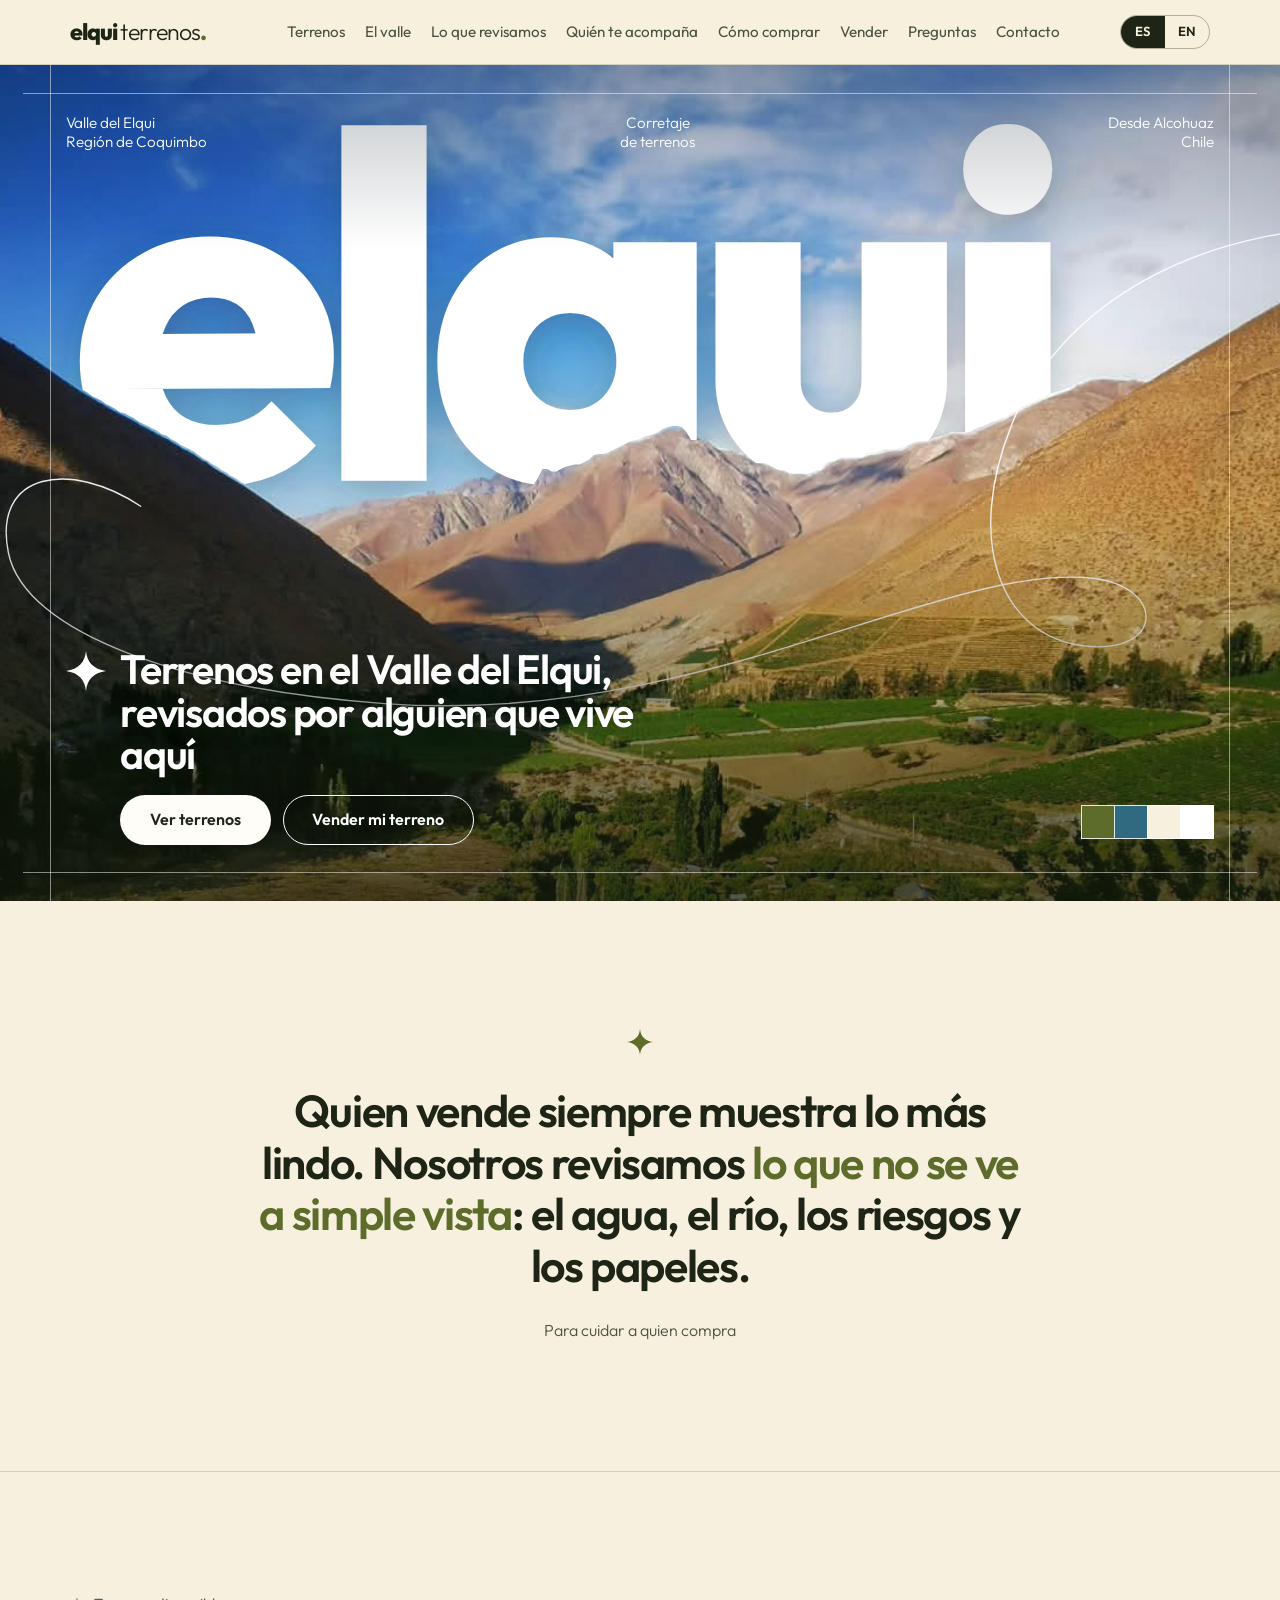
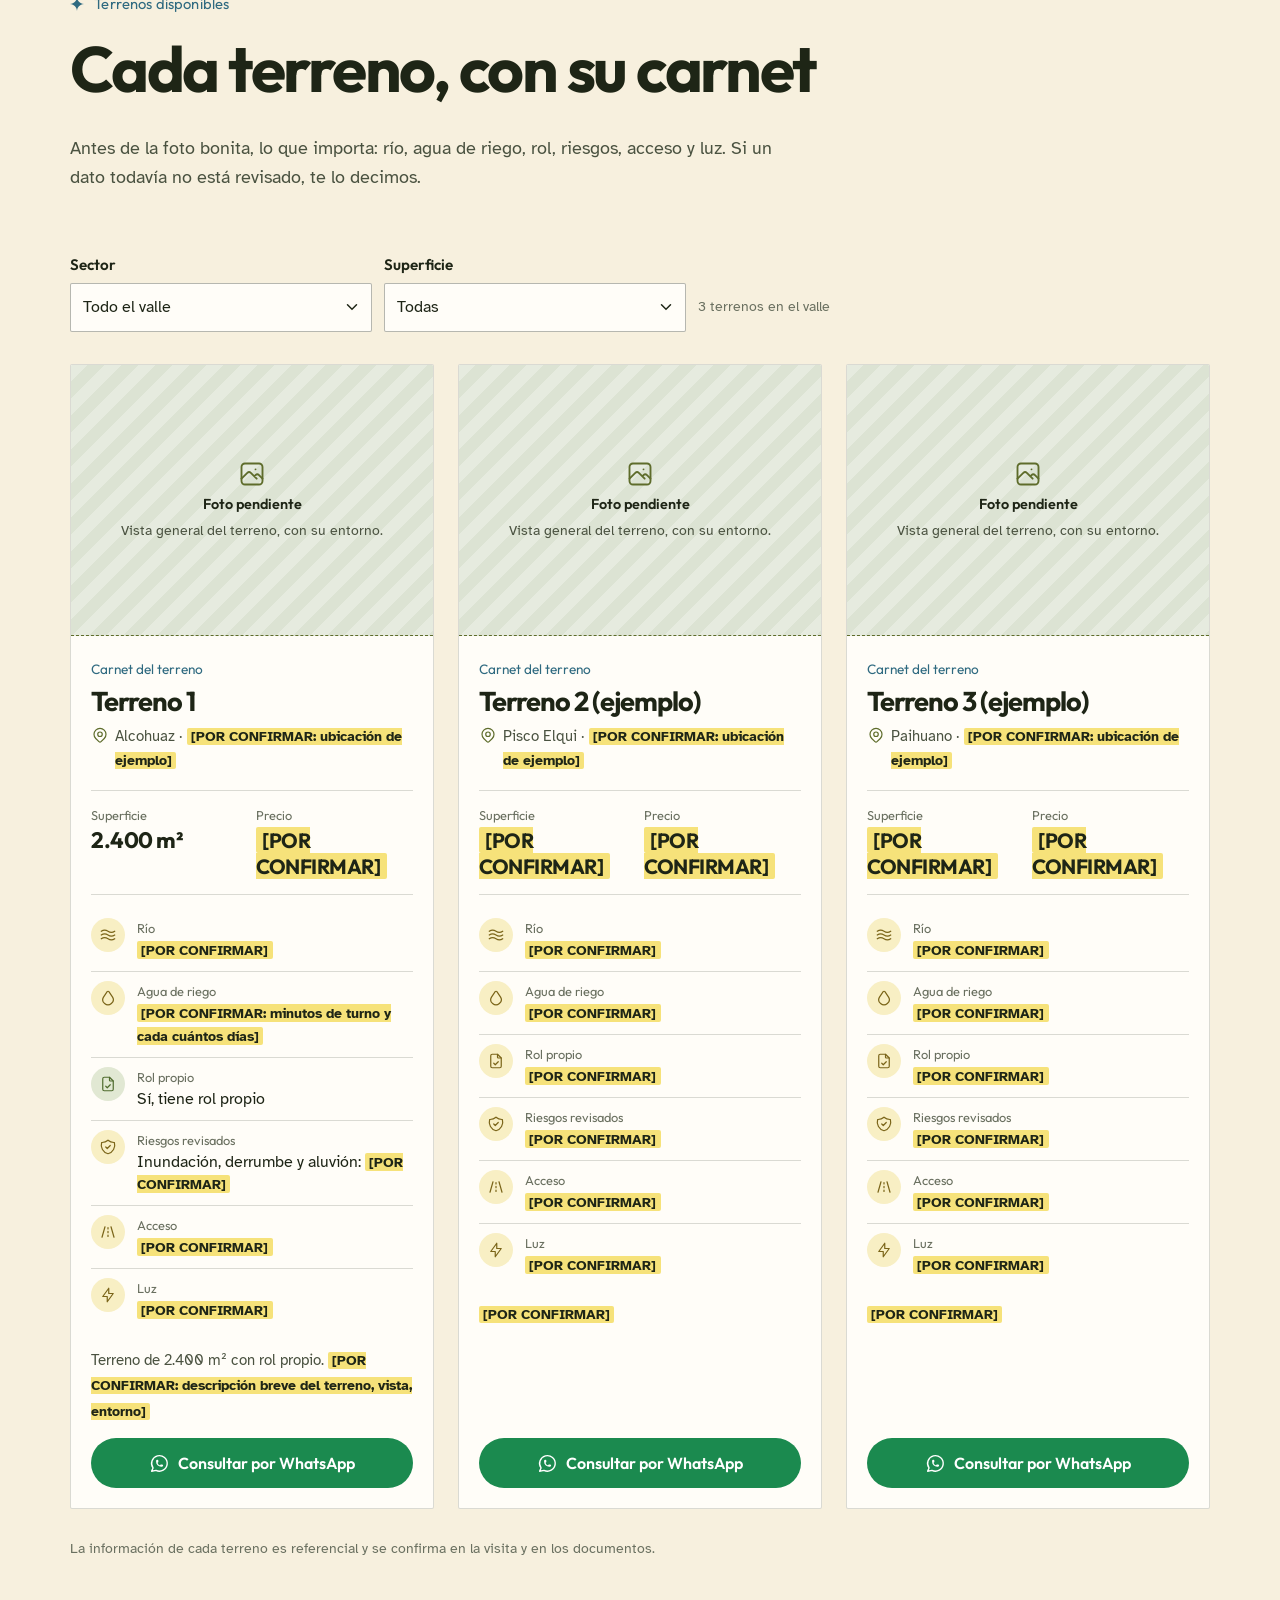
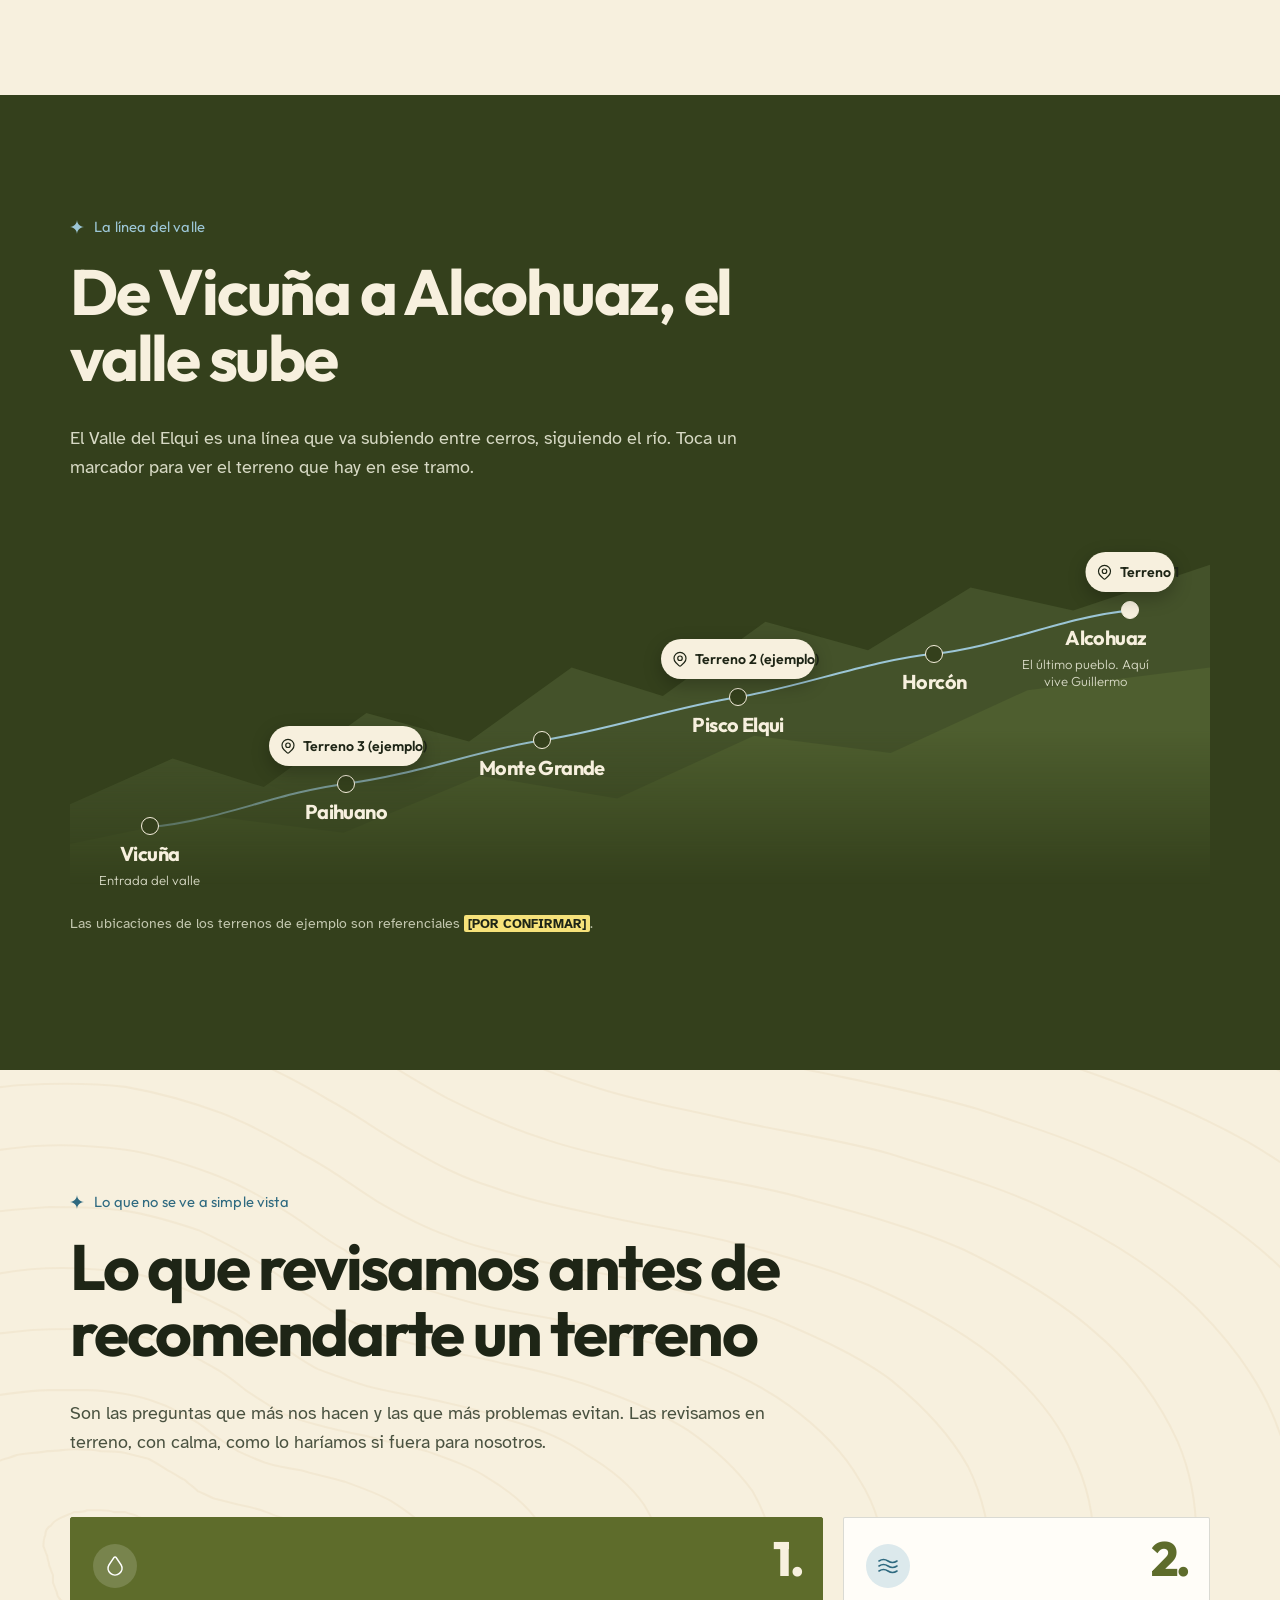
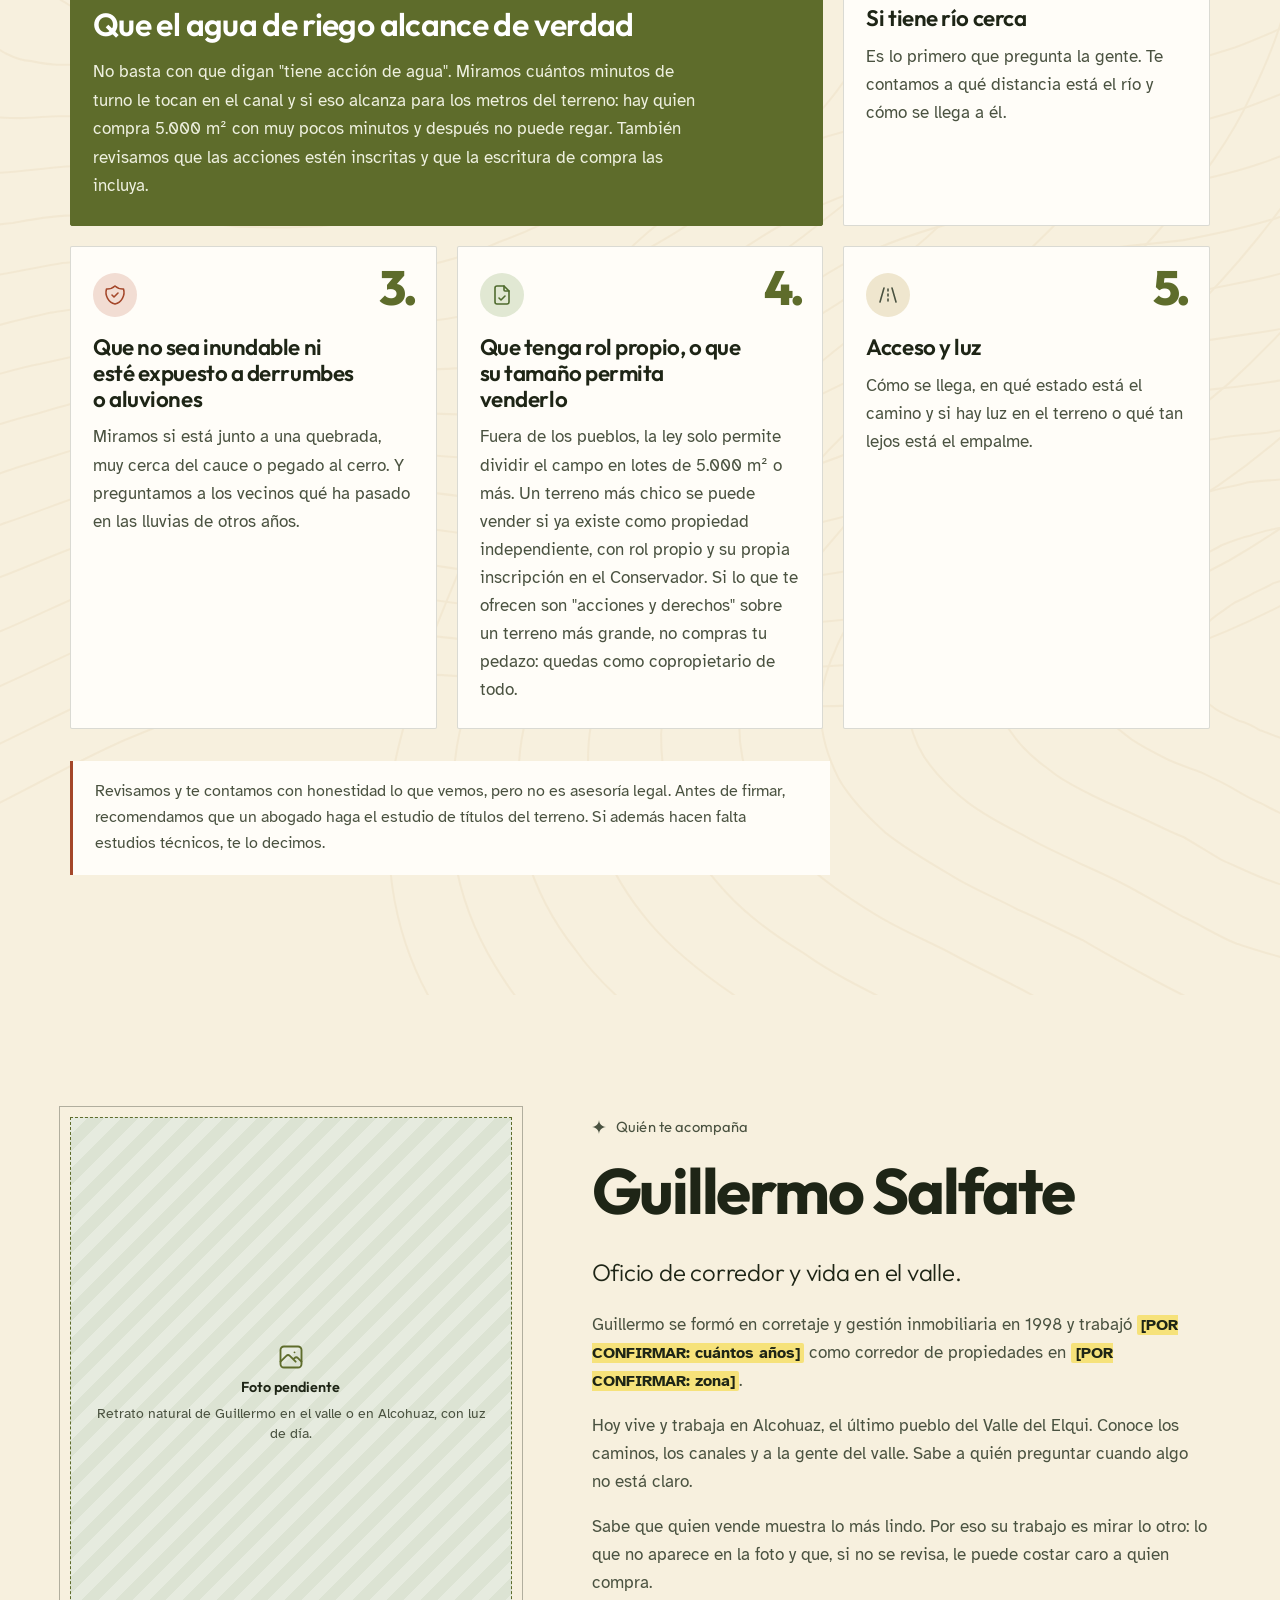
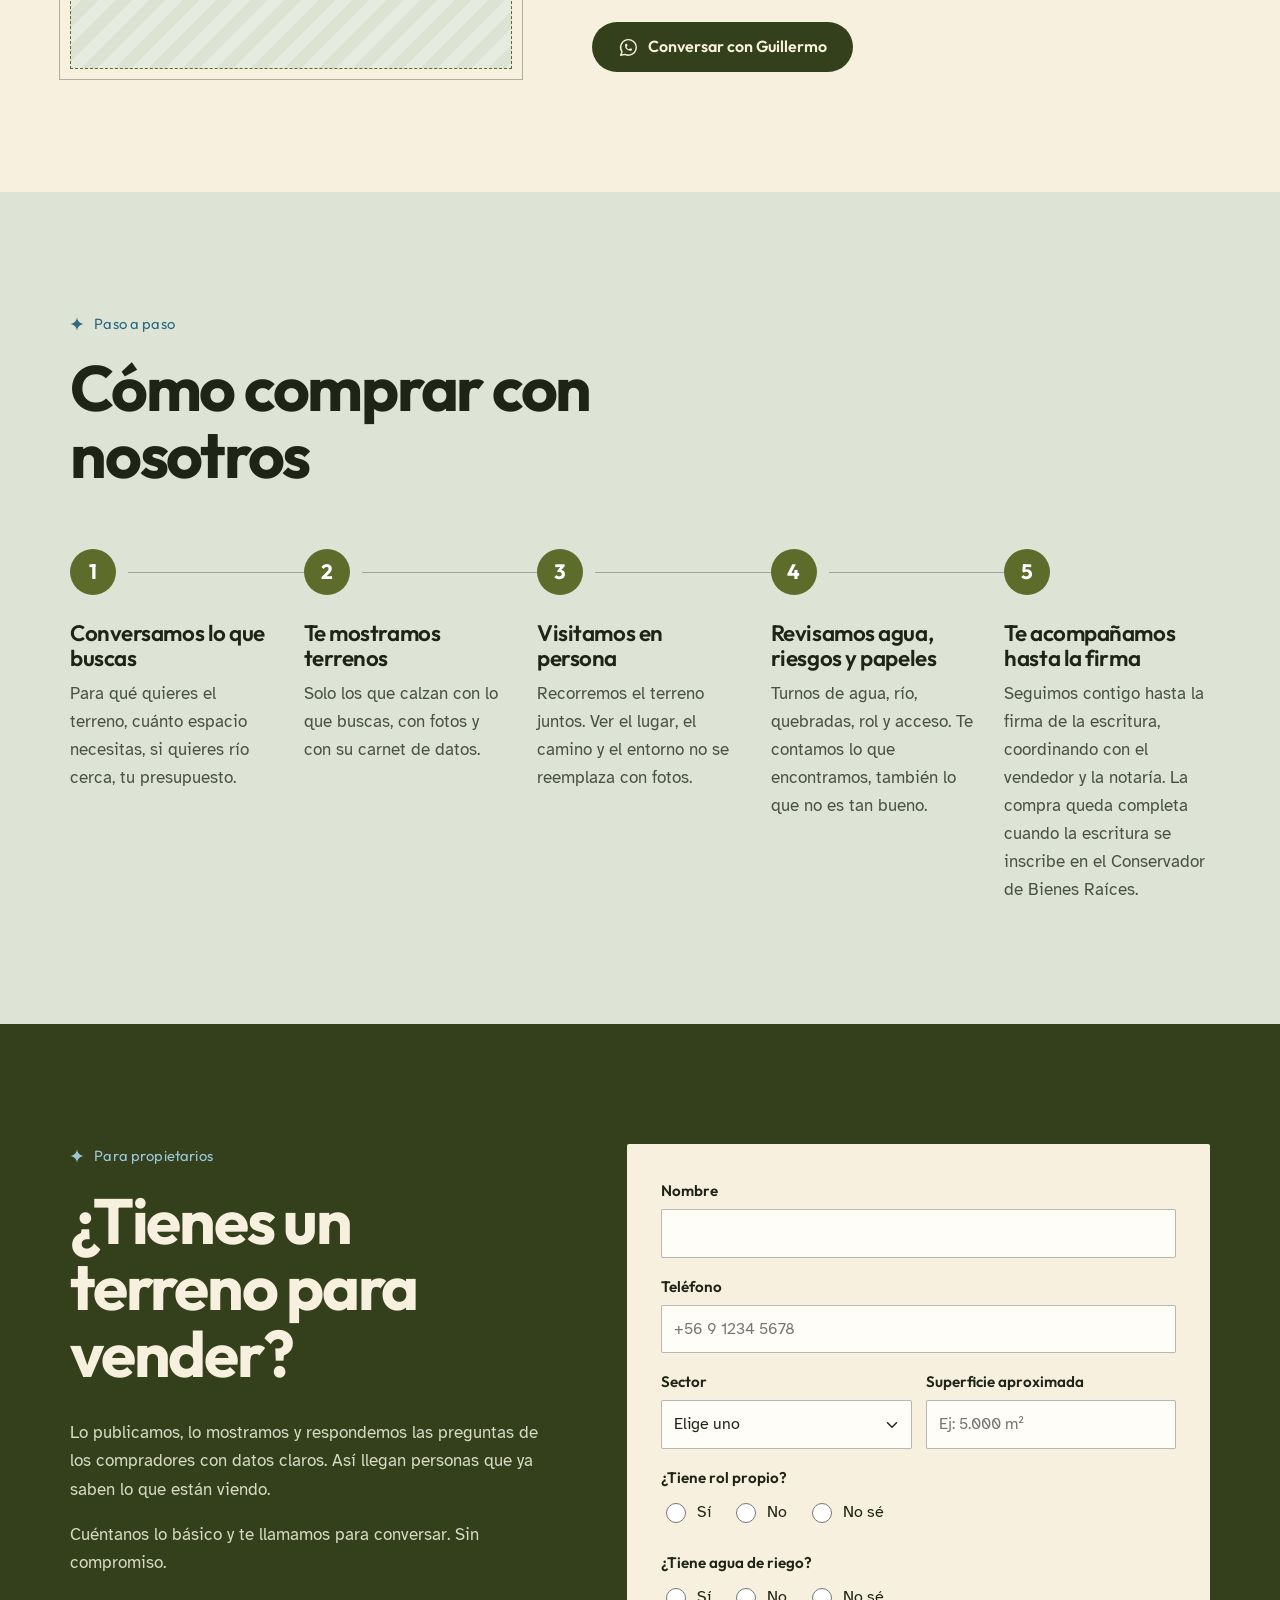
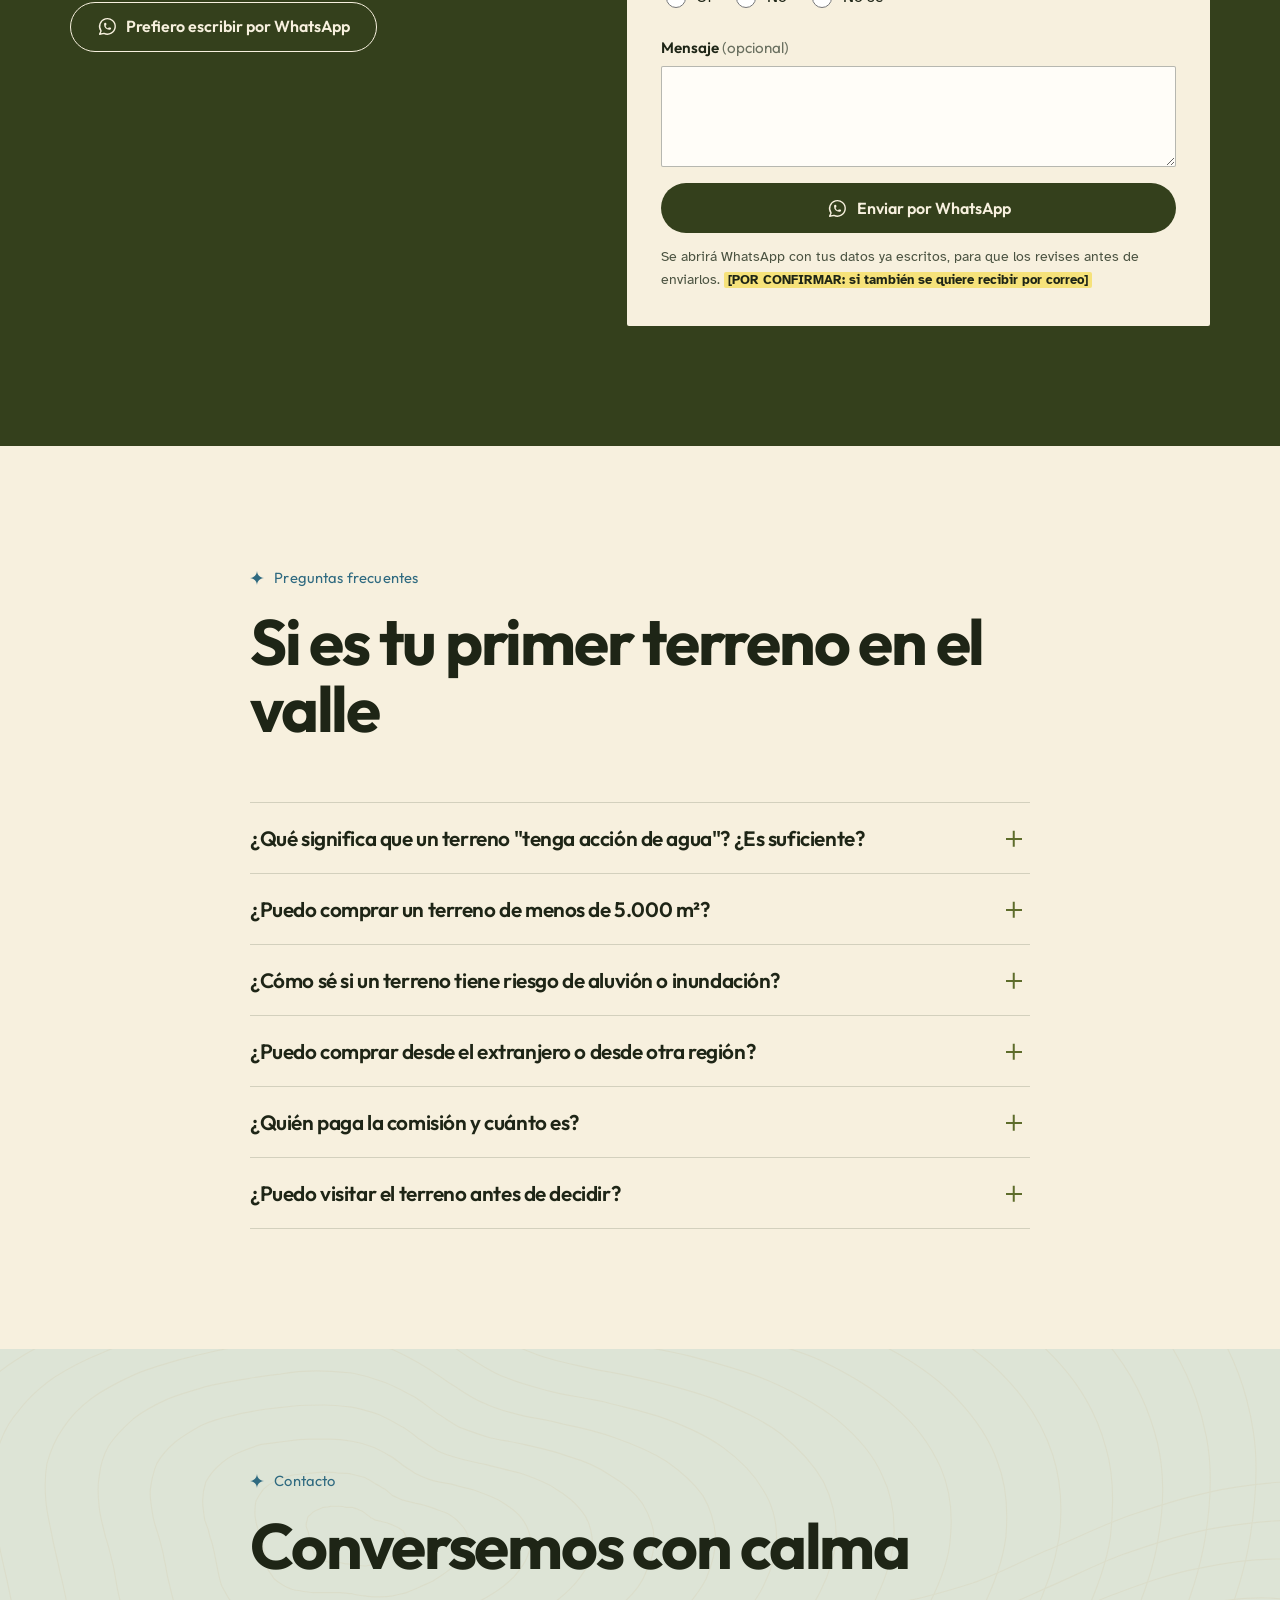
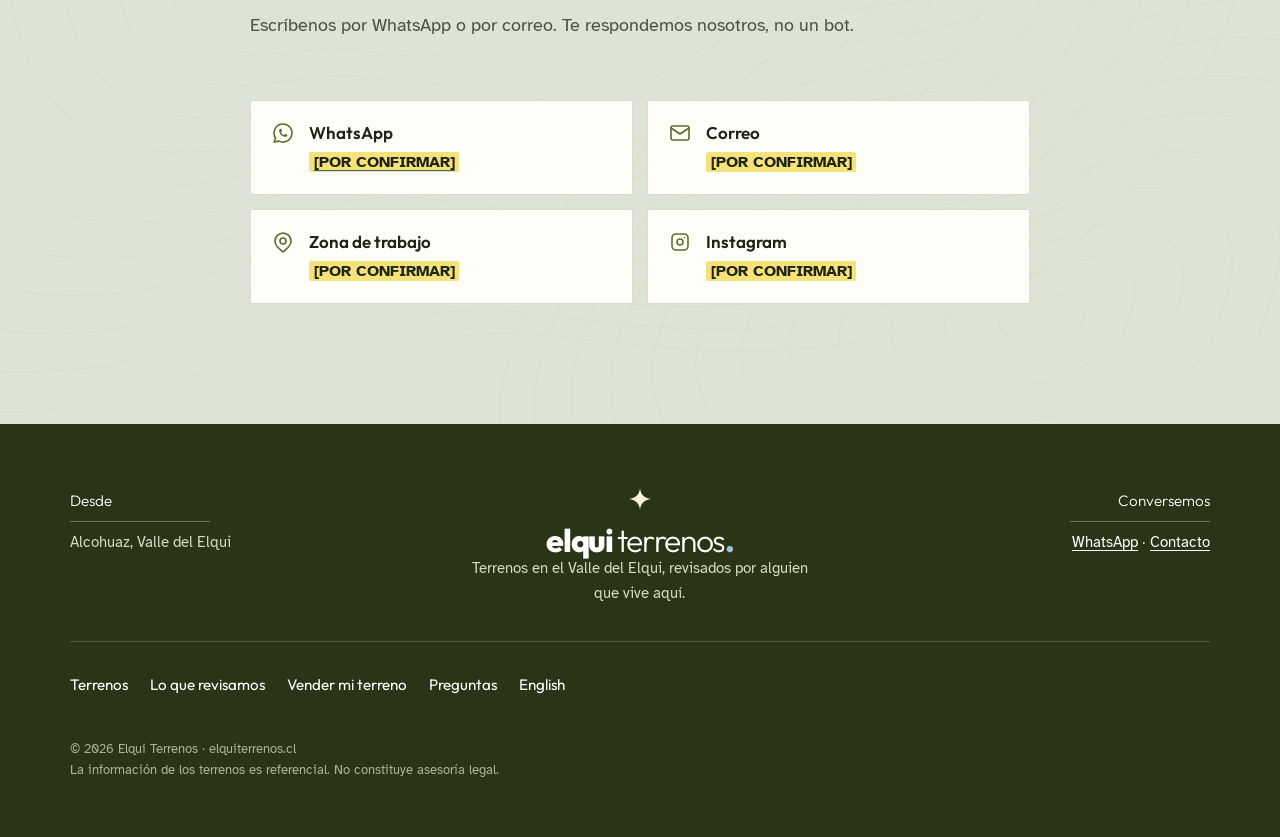
<file: index.html>
<!doctype html>
<html lang="es-CL">
<head>
  <meta charset="utf-8">
  <meta name="viewport" content="width=device-width, initial-scale=1">
  <title>Elqui Terrenos · Terrenos revisados en el Valle del Elqui</title>
  <meta name="description" content="Terrenos en el Valle del Elqui revisados por alguien que vive en el valle. Antes de recomendarte uno, revisamos el agua de riego, el río, los riesgos, el rol y el acceso.">
  <link rel="canonical" href="https://elquiterrenos.cl/">
  <link rel="alternate" hreflang="es" href="https://elquiterrenos.cl/">
  <link rel="alternate" hreflang="en" href="https://elquiterrenos.cl/en/">
  <link rel="alternate" hreflang="x-default" href="https://elquiterrenos.cl/">
  <!-- BORRADOR: quitar esta línea al publicar en elquiterrenos.cl, para que Google pueda mostrar la página -->
  <meta name="robots" content="noindex, nofollow">
  <meta name="theme-color" content="#6E8C82">
  <script>document.documentElement.classList.add("js")</script>

  <!-- Open Graph: así se ve el enlace al compartirlo por WhatsApp, Facebook, etc. -->
  <meta property="og:type" content="website">
  <meta property="og:site_name" content="Elqui Terrenos">
  <meta property="og:locale" content="es_CL">
  <meta property="og:locale:alternate" content="en_US">
  <meta property="og:url" content="https://elquiterrenos.cl/">
  <meta property="og:title" content="Elqui Terrenos · Terrenos revisados en el Valle del Elqui">
  <meta property="og:description" content="Quien vende siempre muestra lo más lindo. Nosotros revisamos lo que no se ve a simple vista: agua, río, riesgos y papeles.">
  <!-- [POR CONFIRMAR] Imagen para compartir (1200 x 630 px). Se genera con la foto de portada cuando llegue. -->
  <meta property="og:image" content="https://elquiterrenos.cl/img/og-elqui-terrenos.jpg">
  <meta property="og:image:width" content="1200">
  <meta property="og:image:height" content="630">
  <meta property="og:image:alt" content="Valle del Elqui con el texto Elqui Terrenos">
  <meta name="twitter:card" content="summary_large_image">

  <link rel="icon" href="img/favicon.svg" type="image/svg+xml">

  <link rel="preconnect" href="https://fonts.googleapis.com">
  <link rel="preconnect" href="https://fonts.gstatic.com" crossorigin>
  <link href="https://fonts.googleapis.com/css2?family=Atkinson+Hyperlegible:ital,wght@0,400;0,700;1,400&family=Outfit:wght@300;400;600;700;800&display=swap" rel="stylesheet">
  <link rel="stylesheet" href="css/styles.css">

  <!-- Datos estructurados para Google. Completar teléfono, correo e Instagram cuando estén confirmados. -->
  <script type="application/ld+json">
  {
    "@context": "https://schema.org",
    "@type": "RealEstateAgent",
    "name": "Elqui Terrenos",
    "url": "https://elquiterrenos.cl/",
    "description": "Corretaje de terrenos en el Valle del Elqui, Chile. Revisamos agua de riego, río, riesgos, rol propio, acceso y luz antes de recomendar un terreno.",
    "image": "https://elquiterrenos.cl/img/og-elqui-terrenos.jpg",
    "areaServed": [
      { "@type": "Place", "name": "Valle del Elqui, Región de Coquimbo, Chile" },
      { "@type": "Place", "name": "Vicuña" },
      { "@type": "Place", "name": "Paihuano" },
      { "@type": "Place", "name": "Monte Grande" },
      { "@type": "Place", "name": "Pisco Elqui" },
      { "@type": "Place", "name": "Horcón" },
      { "@type": "Place", "name": "Alcohuaz" }
    ],
    "address": {
      "@type": "PostalAddress",
      "addressLocality": "Alcohuaz",
      "addressRegion": "Región de Coquimbo",
      "addressCountry": "CL"
    },
    "founder": { "@type": "Person", "name": "Guillermo Salfate" },
    "knowsLanguage": ["es", "en"]
  }
  </script>
</head>
<body>
  <a class="skip" href="#contenido">Saltar al contenido</a>

  <!-- Íconos (se usan con <use href="#i-...">) -->
  <svg width="0" height="0" style="position:absolute" aria-hidden="true">
    <defs>
      <symbol id="i-rio" viewBox="0 0 24 24"><path d="M3 7c3-2 6-2 9 0s6 2 9 0M3 12c3-2 6-2 9 0s6 2 9 0M3 17c3-2 6-2 9 0s6 2 9 0"/></symbol>
      <symbol id="i-agua" viewBox="0 0 24 24"><path d="M7.5 19.4c2.6 2.1 6.4 2.1 9 0s3.3-5.7 1.6-8.5l-4.9-7.3a1.4 1.4 0 0 0-2.3 0L6 10.9c-1.7 2.8-1 6.4 1.5 8.5z"/></symbol>
      <symbol id="i-rol" viewBox="0 0 24 24"><path d="M14 3v4a1 1 0 0 0 1 1h4"/><path d="M17 21H7a2 2 0 0 1-2-2V5a2 2 0 0 1 2-2h7l5 5v11a2 2 0 0 1-2 2z"/><path d="M9 15l2 2 4-4"/></symbol>
      <symbol id="i-riesgo" viewBox="0 0 24 24"><path d="M12 3a12 12 0 0 0 8.5 3A12 12 0 0 1 12 21 12 12 0 0 1 3.5 6 12 12 0 0 0 12 3"/><path d="M9 12l2 2 4-4"/></symbol>
      <symbol id="i-acceso" viewBox="0 0 24 24"><path d="M4 19 8 5M16 5l4 14M12 8V6M12 13v-2M12 18v-2"/></symbol>
      <symbol id="i-luz" viewBox="0 0 24 24"><path d="M13 3v7h6l-8 11v-7H5l8-11"/></symbol>
      <symbol id="i-check" viewBox="0 0 24 24"><path d="M5 12l5 5L20 7"/></symbol>
      <symbol id="i-pin" viewBox="0 0 24 24"><path d="M9 11a3 3 0 1 0 6 0 3 3 0 0 0-6 0"/><path d="M17.7 16.7l-4.3 4.2a2 2 0 0 1-2.8 0l-4.3-4.2a8 8 0 1 1 11.4 0z"/></symbol>
      <symbol id="i-foto" viewBox="0 0 24 24"><path d="M15 8h.01"/><path d="M3 6a3 3 0 0 1 3-3h12a3 3 0 0 1 3 3v12a3 3 0 0 1-3 3H6a3 3 0 0 1-3-3z"/><path d="M3 16l5-5c.9-.9 2.1-.9 3 0l5 5M14 14l1-1c.9-.9 2.1-.9 3 0l3 3"/></symbol>
      <symbol id="i-wa" viewBox="0 0 24 24"><path d="M3 21l1.65-3.8a9 9 0 1 1 3.4 2.9L3 21"/><path d="M9 10a.5.5 0 0 0 1 0V9a.5.5 0 0 0-1 0v1a5 5 0 0 0 5 5h1a.5.5 0 0 0 0-1h-1a.5.5 0 0 0 0 1"/></symbol>
      <symbol id="i-mail" viewBox="0 0 24 24"><path d="M3 7a2 2 0 0 1 2-2h14a2 2 0 0 1 2 2v10a2 2 0 0 1-2 2H5a2 2 0 0 1-2-2z"/><path d="M3 7l9 6 9-6"/></symbol>
      <symbol id="i-ig" viewBox="0 0 24 24"><path d="M4 8a4 4 0 0 1 4-4h8a4 4 0 0 1 4 4v8a4 4 0 0 1-4 4H8a4 4 0 0 1-4-4z"/><path d="M9 12a3 3 0 1 0 6 0 3 3 0 0 0-6 0M16.5 7.5v.01"/></symbol>
      <symbol id="i-destello" viewBox="0 0 24 24"><path d="M12 0c.6 6.6 4.4 11 12 12-7.6 1-11.4 5.4-12 12-.6-6.6-4.4-11-12-12C7.6 11 11.4 6.6 12 0z"/></symbol>
      <symbol id="i-menu" viewBox="0 0 24 24"><path d="M4 6h16M4 12h16M4 18h16"/></symbol>
      <symbol id="i-x" viewBox="0 0 24 24"><path d="M18 6 6 18M6 6l12 12"/></symbol>
      <symbol id="i-flecha" viewBox="0 0 24 24"><path d="M5 12h14M13 18l6-6M13 6l6 6"/></symbol>
    </defs>
  </svg>

  <!-- ============ MENÚ ============ -->
  <header data-bloque="1" data-bloque-nombre="Barra de arriba" class="cabecera" id="cabecera">
    <div class="cabecera__in">
      <a data-bloque="1.1" data-bloque-nombre="Logo" class="logo" href="#inicio" aria-label="Elqui Terrenos, ir al inicio">
        <span class="logo__elqui">Elqui</span> <span class="logo__terrenos">Terrenos</span>
      </a>

      <nav data-bloque="1.2" data-bloque-nombre="Menú" class="menu" id="menu" aria-label="Menú principal">
        <ul>
          <li><a href="#terrenos">Terrenos</a></li>
          <li><a href="#valle">El valle</a></li>
          <li><a href="#revisamos">Lo que revisamos</a></li>
          <li><a href="#guillermo">Quién te acompaña</a></li>
          <li><a href="#como-comprar">Cómo comprar</a></li>
          <li><a href="#vender">Vender</a></li>
          <li><a href="#preguntas">Preguntas</a></li>
          <li><a href="#contacto">Contacto</a></li>
        </ul>
      </nav>

      <div data-bloque="1.3" data-bloque-nombre="Botón de idioma" class="idioma" role="group" aria-label="Idioma">
        <span class="idioma__actual" aria-current="true">ES</span>
        <a class="idioma__otro" href="en/" hreflang="en" lang="en">EN</a>
      </div>

      <button class="menu-boton" id="menu-boton" type="button" aria-expanded="false" aria-controls="menu">
        <svg class="ico" aria-hidden="true"><use href="#i-menu"/></svg>
        <span class="sr">Abrir menú</span>
      </button>
    </div>
  </header>

  <main id="contenido">

    <!-- ============ 1. PORTADA ============ -->
    <section data-bloque="2" data-bloque-nombre="Portada" class="hero" id="inicio" aria-labelledby="hero-titulo">
      <div class="hero__media">
        <!--
          PORTADA ESTILO AFICHE (ver "Foto referencia 2.jpg"): foto real del valle
          (img/valle-elqui.jpg) con la palabra "elqui." en el cielo, detrás de los cerros.
          Se genera con herramientas/generar-portada.js. Si se cambia la foto: primero
          herramientas/trazar-cerros.ps1 (traza el borde de los cerros) y después el .js.
          (La portada NO lleva loading="lazy": es lo primero que se ve.)
        -->
        <!-- PORTADA:INICIO (generado por herramientas/generar-portada.js) -->
<svg class="portada__dibujo portada__dibujo--movil" viewBox="300 80 680 1200" preserveAspectRatio="xMidYMid slice" aria-hidden="true" focusable="false">
<defs>
<clipPath id="cerros-movil"><path d="M0 372L4 374L8 374L12 377L16 380L20 382L24 385L28 387L32 389L36 392L40 394L44 396L48 399L52 400L56 403L60 405L64 407L68 409L72 412L76 415L80 417L84 419L88 422L92 424L96 427L100 428L104 432L108 434L112 437L116 440L120 442L124 445L128 448L132 451L136 453L140 457L144 460L148 462L152 465L156 467L160 470L164 472L168 475L172 477L176 479L180 482L184 484L188 486L192 489L196 490L200 492L204 494L208 497L212 499L216 501L220 503L224 505L228 508L232 509L236 512L240 514L244 517L248 519L252 521L256 523L260 526L264 529L268 531L272 534L276 536L280 539L284 541L288 544L292 546L296 549L300 551L304 554L308 556L312 559L316 562L320 564L324 567L328 570L332 573L336 576L340 578L344 579L348 582L352 585L356 585L360 585L364 584L368 582L372 581L376 580L380 578L384 576L388 576L392 576L396 573L400 573L404 568L408 567L412 566L416 566L420 566L424 565L428 561L432 561L436 561L440 559L444 558L448 558L452 558L456 557L460 557L464 557L468 557L472 557L476 557L480 557L484 556L488 557L492 556L496 556L500 556L504 549L508 549L512 555L516 552L520 552L524 555L528 555L532 554L536 554L540 555L544 554L548 552L552 546L556 538L560 538L564 540L568 540L572 538L576 536L580 535L584 534L588 534L592 532L596 530L600 526L604 525L608 525L612 524L616 522L620 520L624 518L628 516L632 514L636 513L640 512L644 510L648 509L652 508L656 506L660 503L664 502L668 501L672 501L676 502L680 506L684 513L688 513L692 513L696 514L700 518L704 519L708 520L712 520L716 521L720 523L724 524L728 524L732 527L736 530L740 533L744 533L748 533L752 535L756 537L760 539L764 539L768 541L772 542L776 542L780 542L784 542L788 541L792 539L796 539L800 533L804 531L808 531L812 528L816 528L820 528L824 528L828 528L832 528L836 524L840 524L844 524L848 522L852 521L856 521L860 521L864 520L868 519L872 517L876 515L880 514L884 514L888 514L892 511L896 510L900 509L904 509L908 506L912 506L916 506L920 506L924 506L928 504L932 502L936 501L940 499L944 497L948 496L952 494L956 493L960 489L964 488L968 485L972 483L976 481L980 480L984 477L988 476L992 473L996 472L1000 471L1004 470L1008 468L1012 467L1016 464L1020 463L1024 461L1028 459L1032 459L1036 458L1040 458L1044 458L1048 459L1052 459L1056 459L1060 459L1064 460L1068 460L1072 460L1076 460L1080 458L1084 456L1088 453L1092 451L1096 448L1100 446L1104 443L1108 441L1112 439L1116 436L1120 434L1124 431L1128 429L1132 426L1136 424L1140 422L1144 419L1148 417L1152 414L1156 412L1160 409L1164 407L1168 405L1172 403L1176 400L1180 398L1184 396L1188 393L1192 391L1196 389L1200 387L1204 384L1208 382L1212 380L1216 378L1220 376L1224 374L1228 372L1232 370L1236 368L1240 366L1244 364L1248 361L1252 360L1256 358L1260 357L1264 349L1268 348L1272 348L1276 346L1280 346L1280 1280L0 1280Z"/></clipPath>
<filter id="sombra-movil" x="-10%" y="-20%" width="120%" height="140%"><feDropShadow dx="0" dy="2.7840000000000003" stdDeviation="9.28" flood-color="#14303D" flood-opacity=".28"/></filter>
</defs>
<image href="img/valle-elqui.jpg" width="1280" height="1280" preserveAspectRatio="none"/>
<text class="portada__palabra" x="640" y="568" text-anchor="middle" font-size="232" textLength="525" lengthAdjust="spacingAndGlyphs" fill="#fff" filter="url(#sombra-movil)">elqui.</text>
<image href="img/valle-elqui.jpg" width="1280" height="1280" preserveAspectRatio="none" clip-path="url(#cerros-movil)"/>
</svg>
<svg class="portada__dibujo portada__dibujo--escritorio" viewBox="0 190 1280 720" preserveAspectRatio="xMidYMid slice" aria-hidden="true" focusable="false">
<defs>
<clipPath id="cerros-escritorio"><path d="M0 372L4 374L8 374L12 377L16 380L20 382L24 385L28 387L32 389L36 392L40 394L44 396L48 399L52 400L56 403L60 405L64 407L68 409L72 412L76 415L80 417L84 419L88 422L92 424L96 427L100 428L104 432L108 434L112 437L116 440L120 442L124 445L128 448L132 451L136 453L140 457L144 460L148 462L152 465L156 467L160 470L164 472L168 475L172 477L176 479L180 482L184 484L188 486L192 489L196 490L200 492L204 494L208 497L212 499L216 501L220 503L224 505L228 508L232 509L236 512L240 514L244 517L248 519L252 521L256 523L260 526L264 529L268 531L272 534L276 536L280 539L284 541L288 544L292 546L296 549L300 551L304 554L308 556L312 559L316 562L320 564L324 567L328 570L332 573L336 576L340 578L344 579L348 582L352 585L356 585L360 585L364 584L368 582L372 581L376 580L380 578L384 576L388 576L392 576L396 573L400 573L404 568L408 567L412 566L416 566L420 566L424 565L428 561L432 561L436 561L440 559L444 558L448 558L452 558L456 557L460 557L464 557L468 557L472 557L476 557L480 557L484 556L488 557L492 556L496 556L500 556L504 549L508 549L512 555L516 552L520 552L524 555L528 555L532 554L536 554L540 555L544 554L548 552L552 546L556 538L560 538L564 540L568 540L572 538L576 536L580 535L584 534L588 534L592 532L596 530L600 526L604 525L608 525L612 524L616 522L620 520L624 518L628 516L632 514L636 513L640 512L644 510L648 509L652 508L656 506L660 503L664 502L668 501L672 501L676 502L680 506L684 513L688 513L692 513L696 514L700 518L704 519L708 520L712 520L716 521L720 523L724 524L728 524L732 527L736 530L740 533L744 533L748 533L752 535L756 537L760 539L764 539L768 541L772 542L776 542L780 542L784 542L788 541L792 539L796 539L800 533L804 531L808 531L812 528L816 528L820 528L824 528L828 528L832 528L836 524L840 524L844 524L848 522L852 521L856 521L860 521L864 520L868 519L872 517L876 515L880 514L884 514L888 514L892 511L896 510L900 509L904 509L908 506L912 506L916 506L920 506L924 506L928 504L932 502L936 501L940 499L944 497L948 496L952 494L956 493L960 489L964 488L968 485L972 483L976 481L980 480L984 477L988 476L992 473L996 472L1000 471L1004 470L1008 468L1012 467L1016 464L1020 463L1024 461L1028 459L1032 459L1036 458L1040 458L1044 458L1048 459L1052 459L1056 459L1060 459L1064 460L1068 460L1072 460L1076 460L1080 458L1084 456L1088 453L1092 451L1096 448L1100 446L1104 443L1108 441L1112 439L1116 436L1120 434L1124 431L1128 429L1132 426L1136 424L1140 422L1144 419L1148 417L1152 414L1156 412L1160 409L1164 407L1168 405L1172 403L1176 400L1180 398L1184 396L1188 393L1192 391L1196 389L1200 387L1204 384L1208 382L1212 380L1216 378L1220 376L1224 374L1228 372L1232 370L1236 368L1240 366L1244 364L1248 361L1252 360L1256 358L1260 357L1264 349L1268 348L1272 348L1276 346L1280 346L1280 1280L0 1280Z"/></clipPath>
<filter id="sombra-escritorio" x="-10%" y="-20%" width="120%" height="140%"><feDropShadow dx="0" dy="5.04" stdDeviation="16.8" flood-color="#14303D" flood-opacity=".28"/></filter>
</defs>
<image href="img/valle-elqui.jpg" width="1280" height="1280" preserveAspectRatio="none"/>
<text class="portada__palabra" x="625" y="548" text-anchor="middle" font-size="420" textLength="950" lengthAdjust="spacingAndGlyphs" fill="#fff" filter="url(#sombra-escritorio)">elqui.</text>
<image href="img/valle-elqui.jpg" width="1280" height="1280" preserveAspectRatio="none" clip-path="url(#cerros-escritorio)"/>
<path class="portada__curva" d="M1300 330C1120 320 1000 400 960 500S950 680 1020 690 1095 640 1030 632C900 618 690 760 420 740 250 728 110 680 96 610S150 530 210 570" fill="none" stroke="#fff" stroke-width="1.4" stroke-linecap="round" vector-effect="non-scaling-stroke"/>
</svg>
<!-- PORTADA:FIN -->
      </div>

      <!-- Líneas finas del marco, como en el afiche -->
      <div class="hero__marco" aria-hidden="true"></div>

      <div data-bloque="2.1" data-bloque-nombre="Textos chicos de arriba" class="hero__arriba">
        <p>Valle del Elqui<br>Región de Coquimbo</p>
        <p>Corretaje<br>de terrenos</p>
        <p>Desde Alcohuaz<br>Chile</p>
      </div>

      <div class="hero__texto">
        <svg class="hero__destello" viewBox="0 0 24 24" aria-hidden="true"><use href="#i-destello"/></svg>
        <div>
          <h1 data-bloque="2.2" data-bloque-nombre="Título principal" id="hero-titulo">Terrenos en el Valle del Elqui, revisados por alguien que vive aquí</h1>
          <div data-bloque="2.3" data-bloque-nombre="Botones" class="botones">
            <a class="boton boton--claro" href="#terrenos">Ver terrenos</a>
            <a class="boton boton--borde" href="#vender">Vender mi terreno</a>
          </div>
        </div>
        <ul class="hero__colores" aria-hidden="true"><li></li><li></li><li></li><li></li></ul>
      </div>
    </section>

    <!-- ============ MANIFIESTO ============ -->
    <section data-bloque="3" data-bloque-nombre="Frase del oficio" class="manifiesto" aria-label="Nuestro oficio">
      <div class="envoltura">
        <p data-bloque="3.1" data-bloque-nombre="Frase" class="manifiesto__texto aparecer">Quien vende siempre muestra lo más lindo. Nosotros revisamos <em>lo que no se ve a simple vista</em>: el agua, el río, los riesgos y los papeles.</p>
        <p data-bloque="3.2" data-bloque-nombre="Firma" class="manifiesto__firma aparecer">Para cuidar a quien compra</p>
      </div>
    </section>

    <!-- ============ 2. TERRENOS DISPONIBLES ============ -->
    <section data-bloque="4" data-bloque-nombre="Terrenos" class="seccion" id="terrenos" aria-labelledby="terrenos-titulo">
      <div class="envoltura">
        <header data-bloque="4.1" data-bloque-nombre="Encabezado" class="seccion__cabeza aparecer">
          <p class="sobretitulo">Terrenos disponibles</p>
          <h2 id="terrenos-titulo">Cada terreno, con su carnet</h2>
          <p class="seccion__bajada">Antes de la foto bonita, lo que importa: río, agua de riego, rol, riesgos, acceso y luz. Si un dato todavía no está revisado, te lo decimos.</p>
        </header>

        <form data-bloque="4.2" data-bloque-nombre="Filtros" class="filtros aparecer" id="filtros" aria-label="Filtrar terrenos">
          <div class="campo campo--filtro">
            <label for="filtro-zona">Sector</label>
            <select id="filtro-zona" name="zona">
              <option value="">Todo el valle</option>
              <option value="vicuna">Vicuña</option>
              <option value="paihuano">Paihuano</option>
              <option value="monte-grande">Monte Grande</option>
              <option value="pisco-elqui">Pisco Elqui</option>
              <option value="horcon">Horcón</option>
              <option value="alcohuaz">Alcohuaz</option>
            </select>
          </div>
          <div class="campo campo--filtro">
            <label for="filtro-superficie">Superficie</label>
            <select id="filtro-superficie" name="superficie">
              <option value="">Todas</option>
              <option value="0-4999">Menos de 5.000 m²</option>
              <option value="5000-10000">5.000 a 10.000 m²</option>
              <option value="10001-">Más de 1 hectárea</option>
            </select>
          </div>
          <p class="filtros__conteo" id="conteo" aria-live="polite"></p>
        </form>

        <div data-bloque="4.3" data-bloque-nombre="Fichas de los terrenos" class="carnets" id="lista-terrenos">
          <p class="cargando">Cargando terrenos…</p>
        </div>

        <p data-bloque="4.4" data-bloque-nombre="Nota" class="nota">La información de cada terreno es referencial y se confirma en la visita y en los documentos.</p>
      </div>
    </section>

    <!-- ============ 3. LA LÍNEA DEL VALLE ============ -->
    <section data-bloque="5" data-bloque-nombre="El valle" class="seccion seccion--noche" id="valle" aria-labelledby="valle-titulo">
      <div class="envoltura">
        <header data-bloque="5.1" data-bloque-nombre="Encabezado" class="seccion__cabeza aparecer">
          <p class="sobretitulo">La línea del valle</p>
          <h2 id="valle-titulo">De Vicuña a Alcohuaz, el valle sube</h2>
          <p class="seccion__bajada">El Valle del Elqui es una línea que va subiendo entre cerros, siguiendo el río. Toca un marcador para ver el terreno que hay en ese tramo.</p>
        </header>

        <div data-bloque="5.2" data-bloque-nombre="Línea del valle con los pueblos" class="valle aparecer">
          <svg class="valle__dibujo" viewBox="0 0 1000 300" preserveAspectRatio="none" aria-hidden="true">
            <path class="valle__cerros" d="M0 300V230L90 190 170 215 260 150 350 175 440 110 520 135 610 70 700 95 790 40 880 60 1000 20V300z"/>
            <path class="valle__cerros valle__cerros--cerca" d="M0 300V265L120 240 240 255 360 205 480 225 600 170 720 185 840 130 1000 110V300z"/>
            <path class="valle__rio" d="M70 250C130 245 180 220 242 212S360 182 414 174 530 145 586 136 700 104 758 98 870 66 930 60"/>
          </svg>

          <ol class="valle__pueblos" id="valle-pueblos">
            <li class="pueblo" data-zona="vicuna" style="--x:7%;--y:83%">
              <span class="pueblo__punto" aria-hidden="true"></span>
              <span class="pueblo__nombre">Vicuña</span>
              <span class="pueblo__nota">Entrada del valle</span>
              <span class="pueblo__marcas"></span>
            </li>
            <li class="pueblo" data-zona="paihuano" style="--x:24.2%;--y:70.7%">
              <span class="pueblo__punto" aria-hidden="true"></span>
              <span class="pueblo__nombre">Paihuano</span>
              <span class="pueblo__marcas"></span>
            </li>
            <li class="pueblo" data-zona="monte-grande" style="--x:41.4%;--y:58%">
              <span class="pueblo__punto" aria-hidden="true"></span>
              <span class="pueblo__nombre">Monte Grande</span>
              <span class="pueblo__marcas"></span>
            </li>
            <li class="pueblo" data-zona="pisco-elqui" style="--x:58.6%;--y:45.3%">
              <span class="pueblo__punto" aria-hidden="true"></span>
              <span class="pueblo__nombre">Pisco Elqui</span>
              <span class="pueblo__marcas"></span>
            </li>
            <li class="pueblo" data-zona="horcon" style="--x:75.8%;--y:32.7%">
              <span class="pueblo__punto" aria-hidden="true"></span>
              <span class="pueblo__nombre">Horcón</span>
              <span class="pueblo__marcas"></span>
            </li>
            <li class="pueblo pueblo--casa" data-zona="alcohuaz" style="--x:93%;--y:20%">
              <span class="pueblo__punto" aria-hidden="true"></span>
              <span class="pueblo__nombre">Alcohuaz</span>
              <span class="pueblo__nota">El último pueblo. Aquí vive Guillermo</span>
              <span class="pueblo__marcas"></span>
            </li>
          </ol>
        </div>

        <div data-bloque="5.3" data-bloque-nombre="Ficha que se abre al tocar un marcador" class="valle__panel" id="valle-panel" aria-live="polite" hidden></div>
        <p data-bloque="5.4" data-bloque-nombre="Nota" class="nota nota--clara">Las ubicaciones de los terrenos de ejemplo son referenciales <mark class="pc">[POR CONFIRMAR]</mark>.</p>
      </div>
    </section>

    <!-- ============ 4. LO QUE REVISAMOS ============ -->
    <section data-bloque="6" data-bloque-nombre="Lo que revisamos" class="seccion seccion--topo" id="revisamos" aria-labelledby="revisamos-titulo">
      <div class="envoltura">
        <header data-bloque="6.1" data-bloque-nombre="Encabezado" class="seccion__cabeza aparecer">
          <p class="sobretitulo">Lo que no se ve a simple vista</p>
          <h2 id="revisamos-titulo">Lo que revisamos antes de recomendarte un terreno</h2>
          <p class="seccion__bajada">Son las preguntas que más nos hacen y las que más problemas evitan. Las revisamos en terreno, con calma, como lo haríamos si fuera para nosotros.</p>
        </header>

        <ol data-bloque="6.2" data-bloque-nombre="Los 5 puntos que revisamos" class="chequeo">
          <li class="chequeo__item aparecer">
            <span class="chequeo__num" aria-hidden="true">1</span>
            <svg class="ico chequeo__ico ico--rio" aria-hidden="true"><use href="#i-agua"/></svg>
            <h3>Que el agua de riego alcance de verdad</h3>
            <p>No basta con que digan "tiene acción de agua". Miramos cuántos minutos de turno le tocan en el canal y si eso alcanza para los metros del terreno: hay quien compra 5.000 m² con muy pocos minutos y después no puede regar. También revisamos que las acciones estén inscritas y que la escritura de compra las incluya.</p>
          </li>
          <li class="chequeo__item aparecer">
            <span class="chequeo__num" aria-hidden="true">2</span>
            <svg class="ico chequeo__ico ico--rio" aria-hidden="true"><use href="#i-rio"/></svg>
            <h3>Si tiene río cerca</h3>
            <p>Es lo primero que pregunta la gente. Te contamos a qué distancia está el río y cómo se llega a él.</p>
          </li>
          <li class="chequeo__item aparecer">
            <span class="chequeo__num" aria-hidden="true">3</span>
            <svg class="ico chequeo__ico ico--greda" aria-hidden="true"><use href="#i-riesgo"/></svg>
            <h3>Que no sea inundable ni esté expuesto a derrumbes o aluviones</h3>
            <p>Miramos si está junto a una quebrada, muy cerca del cauce o pegado al cerro. Y preguntamos a los vecinos qué ha pasado en las lluvias de otros años.</p>
          </li>
          <li class="chequeo__item aparecer">
            <span class="chequeo__num" aria-hidden="true">4</span>
            <svg class="ico chequeo__ico ico--parra" aria-hidden="true"><use href="#i-rol"/></svg>
            <h3>Que tenga rol propio, o que su tamaño permita venderlo</h3>
            <p>Fuera de los pueblos, la ley solo permite dividir el campo en lotes de 5.000 m² o más. Un terreno más chico se puede vender si ya existe como propiedad independiente, con rol propio y su propia inscripción en el Conservador. Si lo que te ofrecen son "acciones y derechos" sobre un terreno más grande, no compras tu pedazo: quedas como copropietario de todo.</p>
          </li>
          <li class="chequeo__item aparecer">
            <span class="chequeo__num" aria-hidden="true">5</span>
            <svg class="ico chequeo__ico" aria-hidden="true"><use href="#i-acceso"/></svg>
            <h3>Acceso y luz</h3>
            <p>Cómo se llega, en qué estado está el camino y si hay luz en el terreno o qué tan lejos está el empalme.</p>
          </li>
        </ol>

        <p data-bloque="6.3" data-bloque-nombre="Aviso" class="aviso aparecer">Revisamos y te contamos con honestidad lo que vemos, pero no es asesoría legal. Antes de firmar, recomendamos que un abogado haga el estudio de títulos del terreno. Si además hacen falta estudios técnicos, te lo decimos.</p>
      </div>
    </section>

    <!-- ============ 5. QUIÉN TE ACOMPAÑA ============ -->
    <section data-bloque="7" data-bloque-nombre="Guillermo" class="seccion" id="guillermo" aria-labelledby="guillermo-titulo">
      <div class="envoltura persona">
        <div data-bloque="7.1" data-bloque-nombre="Foto" class="persona__foto aparecer">
          <!-- FOTO PENDIENTE: retrato de Guillermo. Reemplazar este bloque por <picture> con loading="lazy". -->
          <div class="foto-pendiente foto-pendiente--retrato" role="img" aria-label="Espacio para la foto de Guillermo Salfate">
            <svg class="ico" aria-hidden="true"><use href="#i-foto"/></svg>
            <strong>Foto pendiente</strong>
            <span>Retrato natural de Guillermo en el valle o en Alcohuaz, con luz de día.</span>
          </div>
        </div>
        <div class="persona__texto aparecer">
          <p class="sobretitulo">Quién te acompaña</p>
          <h2 data-bloque="7.2" data-bloque-nombre="Nombre" id="guillermo-titulo">Guillermo Salfate</h2>
          <p data-bloque="7.3" data-bloque-nombre="Frase bajo el nombre" class="persona__lead">Oficio de corredor y vida en el valle.</p>
          <p data-bloque="7.4" data-bloque-nombre="Párrafo 1">Guillermo se formó en corretaje y gestión inmobiliaria en 1998 y trabajó <mark class="pc">[POR CONFIRMAR: cuántos años]</mark> como corredor de propiedades en <mark class="pc">[POR CONFIRMAR: zona]</mark>.</p>
          <p data-bloque="7.5" data-bloque-nombre="Párrafo 2">Hoy vive y trabaja en Alcohuaz, el último pueblo del Valle del Elqui. Conoce los caminos, los canales y a la gente del valle. Sabe a quién preguntar cuando algo no está claro.</p>
          <p data-bloque="7.6" data-bloque-nombre="Párrafo 3">Sabe que quien vende muestra lo más lindo. Por eso su trabajo es mirar lo otro: lo que no aparece en la foto y que, si no se revisa, le puede costar caro a quien compra.</p>
          <a data-bloque="7.7" data-bloque-nombre="Botón" class="boton boton--noche" href="#contacto" data-wa="Hola Guillermo, quiero conversar sobre un terreno en el Valle del Elqui.">
            <svg class="ico" aria-hidden="true"><use href="#i-wa"/></svg> Conversar con Guillermo
          </a>
        </div>
      </div>
    </section>

    <!-- ============ 6. CÓMO COMPRAR ============ -->
    <section data-bloque="8" data-bloque-nombre="Cómo comprar" class="seccion seccion--arena" id="como-comprar" aria-labelledby="pasos-titulo">
      <div class="envoltura">
        <header data-bloque="8.1" data-bloque-nombre="Encabezado" class="seccion__cabeza aparecer">
          <p class="sobretitulo">Paso a paso</p>
          <h2 id="pasos-titulo">Cómo comprar con nosotros</h2>
        </header>
        <ol data-bloque="8.2" data-bloque-nombre="Los 5 pasos" class="pasos">
          <li class="paso aparecer">
            <span class="paso__num">1</span>
            <h3>Conversamos lo que buscas</h3>
            <p>Para qué quieres el terreno, cuánto espacio necesitas, si quieres río cerca, tu presupuesto.</p>
          </li>
          <li class="paso aparecer">
            <span class="paso__num">2</span>
            <h3>Te mostramos terrenos</h3>
            <p>Solo los que calzan con lo que buscas, con fotos y con su carnet de datos.</p>
          </li>
          <li class="paso aparecer">
            <span class="paso__num">3</span>
            <h3>Visitamos en persona</h3>
            <p>Recorremos el terreno juntos. Ver el lugar, el camino y el entorno no se reemplaza con fotos.</p>
          </li>
          <li class="paso aparecer">
            <span class="paso__num">4</span>
            <h3>Revisamos agua, riesgos y papeles</h3>
            <p>Turnos de agua, río, quebradas, rol y acceso. Te contamos lo que encontramos, también lo que no es tan bueno.</p>
          </li>
          <li class="paso aparecer">
            <span class="paso__num">5</span>
            <h3>Te acompañamos hasta la firma</h3>
            <p>Seguimos contigo hasta la firma de la escritura, coordinando con el vendedor y la notaría. La compra queda completa cuando la escritura se inscribe en el Conservador de Bienes Raíces.</p>
          </li>
        </ol>
      </div>
    </section>

    <!-- ============ 7. VENDER ============ -->
    <section data-bloque="9" data-bloque-nombre="Vender tu terreno" class="seccion seccion--noche" id="vender" aria-labelledby="vender-titulo">
      <div class="envoltura vender">
        <div data-bloque="9.1" data-bloque-nombre="Texto" class="vender__texto aparecer">
          <p class="sobretitulo">Para propietarios</p>
          <h2 id="vender-titulo">¿Tienes un terreno para vender?</h2>
          <p>Lo publicamos, lo mostramos y respondemos las preguntas de los compradores con datos claros. Así llegan personas que ya saben lo que están viendo.</p>
          <p>Cuéntanos lo básico y te llamamos para conversar. Sin compromiso.</p>
          <a data-bloque="9.2" data-bloque-nombre="Botón de WhatsApp" class="boton boton--borde" href="#contacto" data-wa="Hola, tengo un terreno en el Valle del Elqui y quiero venderlo.">
            <svg class="ico" aria-hidden="true"><use href="#i-wa"/></svg> Prefiero escribir por WhatsApp
          </a>
        </div>

        <form data-bloque="9.3" data-bloque-nombre="Formulario" class="formulario aparecer" id="form-vender" novalidate>
          <div class="campo">
            <label for="f-nombre">Nombre</label>
            <input id="f-nombre" name="nombre" type="text" autocomplete="name" required>
            <p class="campo__error" id="e-nombre" hidden>Escribe tu nombre.</p>
          </div>
          <div class="campo">
            <label for="f-telefono">Teléfono</label>
            <input id="f-telefono" name="telefono" type="tel" autocomplete="tel" inputmode="tel" placeholder="+56 9 1234 5678" required>
            <p class="campo__error" id="e-telefono" hidden>Escribe un teléfono para llamarte.</p>
          </div>
          <div class="campo-fila">
            <div class="campo">
              <label for="f-sector">Sector</label>
              <select id="f-sector" name="sector">
                <option value="">Elige uno</option>
                <option>Vicuña</option>
                <option>Paihuano</option>
                <option>Monte Grande</option>
                <option>Pisco Elqui</option>
                <option>Horcón</option>
                <option>Alcohuaz</option>
                <option>Otro sector del valle</option>
              </select>
            </div>
            <div class="campo">
              <label for="f-superficie">Superficie aproximada</label>
              <input id="f-superficie" name="superficie" type="text" placeholder="Ej: 5.000 m²">
            </div>
          </div>
          <fieldset class="campo">
            <legend>¿Tiene rol propio?</legend>
            <div class="opciones">
              <label><input type="radio" name="rol" value="Sí"> Sí</label>
              <label><input type="radio" name="rol" value="No"> No</label>
              <label><input type="radio" name="rol" value="No sé"> No sé</label>
            </div>
          </fieldset>
          <fieldset class="campo">
            <legend>¿Tiene agua de riego?</legend>
            <div class="opciones">
              <label><input type="radio" name="agua" value="Sí"> Sí</label>
              <label><input type="radio" name="agua" value="No"> No</label>
              <label><input type="radio" name="agua" value="No sé"> No sé</label>
            </div>
          </fieldset>
          <div class="campo">
            <label for="f-mensaje">Mensaje <span class="opcional">(opcional)</span></label>
            <textarea id="f-mensaje" name="mensaje" rows="3"></textarea>
          </div>
          <button class="boton boton--claro" type="submit">
            <svg class="ico" aria-hidden="true"><use href="#i-wa"/></svg> Enviar por WhatsApp
          </button>
          <p data-bloque="9.4" data-bloque-nombre="Nota del formulario" class="formulario__nota">Se abrirá WhatsApp con tus datos ya escritos, para que los revises antes de enviarlos. <mark class="pc">[POR CONFIRMAR: si también se quiere recibir por correo]</mark></p>
        </form>
      </div>
    </section>

    <!-- ============ 8. PREGUNTAS FRECUENTES ============ -->
    <section data-bloque="10" data-bloque-nombre="Preguntas frecuentes" class="seccion" id="preguntas" aria-labelledby="preguntas-titulo">
      <div class="envoltura envoltura--angosta">
        <header data-bloque="10.1" data-bloque-nombre="Encabezado" class="seccion__cabeza aparecer">
          <p class="sobretitulo">Preguntas frecuentes</p>
          <h2 id="preguntas-titulo">Si es tu primer terreno en el valle</h2>
        </header>

        <div class="faq aparecer">
          <details data-bloque="10.2" data-bloque-nombre="Pregunta 1">
            <summary>¿Qué significa que un terreno "tenga acción de agua"? ¿Es suficiente?</summary>
            <div class="faq__resp">
              <p>En el Valle del Elqui, el agua de riego llega por canales, y el derecho a usarla se mide en acciones. Dentro de cada canal, el agua se reparte por turnos: a cada terreno le toca regar un tiempo (minutos u horas) cada cierta cantidad de días.</p>
              <p>Por eso no basta con saber que "tiene acción". Hay que revisar tres cosas:</p>
              <ul>
                <li>Cuánto tiempo de turno le corresponde y si alcanza para los metros que quieres regar.</li>
                <li>Que las acciones estén inscritas en el Conservador de Bienes Raíces y en el Catastro Público de Aguas de la DGA. La reforma del Código de Aguas de 2022 (Ley 21.435) obliga a inscribirlas, y los derechos que no se inscriban a tiempo pueden caducar.</li>
                <li>Que la escritura de compra incluya las acciones de agua de forma expresa.</li>
              </ul>
              <p>Además, la cantidad de agua cambia según el año. En sequía, la Junta de Vigilancia del Río Elqui entrega menos agua a los canales: en 2021, los canales de Paihuano recibían alrededor del 25 % de lo habitual.</p>
            </div>
          </details>
          <details data-bloque="10.3" data-bloque-nombre="Pregunta 2">
            <summary>¿Puedo comprar un terreno de menos de 5.000 m²?</summary>
            <div class="faq__resp">
              <p>Depende de si ese terreno ya existe legalmente como propiedad independiente. Fuera del límite urbano de los pueblos, la ley (Decreto Ley 3.516) solo permite dividir los predios rurales en lotes de al menos 5.000 m², con certificación del SAG e inscripción en el Conservador de Bienes Raíces.</p>
              <p>Un terreno más chico se puede comprar si ya tiene rol propio y su propia inscripción en el Conservador; por ejemplo, porque se dividió antes de que existiera esa regla o porque se regularizó. Lo que conviene evitar es comprar "acciones y derechos" sobre un terreno más grande: así no te conviertes en dueño de tu pedazo, sino en copropietario de todo el predio junto a los demás compradores.</p>
              <p>Por eso, en cada terreno te decimos si tiene rol propio. Para confirmar su situación legal, lo indicado es un estudio de títulos hecho por un abogado.</p>
            </div>
          </details>
          <details data-bloque="10.4" data-bloque-nombre="Pregunta 3">
            <summary>¿Cómo sé si un terreno tiene riesgo de aluvión o inundación?</summary>
            <div class="faq__resp">
              <p>Hay señales que se ven en terreno: si está junto a una quebrada, muy cerca del cauce del río o al pie de un cerro. También ayuda preguntar a los vecinos qué ha pasado en lluvias de otros años. Eso lo revisamos en la visita y te contamos lo que vemos.</p>
              <p>Además, puedes pedir información en la Dirección de Obras de la municipalidad (Paihuano o Vicuña, según dónde esté el terreno). Los planes reguladores pueden definir áreas de riesgo por aluviones, rodados o inundaciones, donde la construcción está restringida. Si el terreno lo amerita, te recomendaremos pedir la opinión de un especialista.</p>
            </div>
          </details>
          <details data-bloque="10.5" data-bloque-nombre="Pregunta 4">
            <summary>¿Puedo comprar desde el extranjero o desde otra región?</summary>
            <div class="faq__resp">
              <p>Sí. Mucha gente que compra en el valle vive en Santiago, en otra región o fuera de Chile. Podemos avanzar a distancia con fotos, videos y videollamadas desde el terreno <mark class="pc">[POR CONFIRMAR]</mark>, y coordinar una visita cuando puedas venir.</p>
              <p>Si vives fuera de Chile, necesitas un RUT antes de comprar. El SII lo entrega en línea, pero para eso debes nombrar a un representante con domicilio y residencia en Chile, mediante un poder ante notario o con firma electrónica avanzada. Si no puedes estar en la firma de la compra, también puedes comprar a través de un representante con poder; ese poder lo prepara una notaría o un abogado. Nosotros te ayudamos a coordinarlo.</p>
              <p><strong>Si eres de Argentina, Bolivia o Perú:</strong> la comuna de Paihuano (donde están Monte Grande, Pisco Elqui, Horcón y Alcohuaz) y parte de la comuna de Vicuña son zona fronteriza <mark class="pc">[POR CONFIRMAR: verificar con DIFROL]</mark>. La ley (Decreto Ley 1.939) no permite que personas de países limítrofes compren terrenos en zona fronteriza, salvo con una autorización especial por decreto del Presidente de la República. Consúltalo con un abogado antes de avanzar.</p>
            </div>
          </details>
          <details data-bloque="10.6" data-bloque-nombre="Pregunta 5">
            <summary>¿Quién paga la comisión y cuánto es?</summary>
            <div class="faq__resp">
              <p><mark class="pc">[POR CONFIRMAR: porcentaje de comisión y quién la paga: comprador, vendedor o ambos]</mark></p>
              <p>En Chile la comisión del corredor no está fijada por ley: se acuerda entre las partes. Nosotros la conversamos y la dejamos por escrito antes de empezar, para que no haya sorpresas.</p>
            </div>
          </details>
          <details data-bloque="10.7" data-bloque-nombre="Pregunta 6">
            <summary>¿Puedo visitar el terreno antes de decidir?</summary>
            <div class="faq__resp">
              <p>Sí, y te lo recomendamos. Ningún terreno se debería comprar sin haberlo recorrido. Coordinamos la visita y te acompañamos <mark class="pc">[POR CONFIRMAR: días disponibles y si la visita tiene algún costo]</mark>.</p>
            </div>
          </details>
        </div>
      </div>
    </section>

    <!-- ============ 9. CONTACTO ============ -->
    <section data-bloque="11" data-bloque-nombre="Contacto" class="seccion seccion--arena seccion--topo" id="contacto" aria-labelledby="contacto-titulo">
      <div class="envoltura envoltura--angosta contacto">
        <header data-bloque="11.1" data-bloque-nombre="Encabezado" class="seccion__cabeza aparecer">
          <p class="sobretitulo">Contacto</p>
          <h2 id="contacto-titulo">Conversemos con calma</h2>
          <p class="seccion__bajada">Escríbenos por WhatsApp o por correo. Te respondemos nosotros, no un bot.</p>
        </header>
        <ul data-bloque="11.2" data-bloque-nombre="Datos de contacto" class="contacto__lista aparecer">
          <li>
            <svg class="ico" aria-hidden="true"><use href="#i-wa"/></svg>
            <div><strong>WhatsApp</strong><br><a href="#" data-wa="Hola, quiero saber más sobre los terrenos de Elqui Terrenos."><mark class="pc">[POR CONFIRMAR]</mark></a></div>
          </li>
          <li>
            <svg class="ico" aria-hidden="true"><use href="#i-mail"/></svg>
            <div><strong>Correo</strong><br><mark class="pc">[POR CONFIRMAR]</mark></div>
          </li>
          <li>
            <svg class="ico" aria-hidden="true"><use href="#i-pin"/></svg>
            <div><strong>Zona de trabajo</strong><br><mark class="pc">[POR CONFIRMAR]</mark></div>
          </li>
          <li>
            <svg class="ico" aria-hidden="true"><use href="#i-ig"/></svg>
            <div><strong>Instagram</strong><br><mark class="pc">[POR CONFIRMAR]</mark></div>
          </li>
        </ul>
      </div>
    </section>
  </main>

  <footer data-bloque="12" data-bloque-nombre="Pie de página" class="pie">
    <div class="envoltura pie__in">
      <div data-bloque="12.1" data-bloque-nombre="Desde" class="pie__col pie__izq">
        <p class="pie__rotulo">Desde</p>
        <p>Alcohuaz, Valle del Elqui</p>
      </div>
      <div data-bloque="12.2" data-bloque-nombre="Logo y frase" class="pie__col pie__centro">
        <p class="logo logo--pie"><span class="logo__elqui">Elqui</span> <span class="logo__terrenos">Terrenos</span></p>
        <p class="pie__frase">Terrenos en el Valle del Elqui, revisados por alguien que vive aquí.</p>
      </div>
      <div data-bloque="12.3" data-bloque-nombre="Conversemos" class="pie__col pie__der">
        <p class="pie__rotulo">Conversemos</p>
        <p><a href="#contacto" data-wa="Hola, quiero saber más sobre los terrenos de Elqui Terrenos.">WhatsApp</a> · <a href="#contacto">Contacto</a></p>
      </div>
      <nav data-bloque="12.4" data-bloque-nombre="Enlaces" aria-label="Enlaces del pie">
        <ul class="pie__links">
          <li><a href="#terrenos">Terrenos</a></li>
          <li><a href="#revisamos">Lo que revisamos</a></li>
          <li><a href="#vender">Vender mi terreno</a></li>
          <li><a href="#preguntas">Preguntas</a></li>
          <li><a href="en/" hreflang="en" lang="en">English</a></li>
        </ul>
      </nav>
      <p data-bloque="12.5" data-bloque-nombre="Texto legal" class="pie__legal">© <span id="anio">2026</span> Elqui Terrenos · elquiterrenos.cl<br>La información de los terrenos es referencial. No constituye asesoría legal.</p>
    </div>
  </footer>

  <a data-bloque="13" data-bloque-nombre="Botón de WhatsApp" class="wa-flotante" href="#contacto" data-wa="Hola, quiero saber más sobre los terrenos en el Valle del Elqui." aria-label="Escribir por WhatsApp">
    <svg class="ico" aria-hidden="true"><use href="#i-wa"/></svg>
    <span class="wa-flotante__texto">WhatsApp</span>
  </a>

  <script src="js/main.js" defer></script>
</body>
</html>
</file>
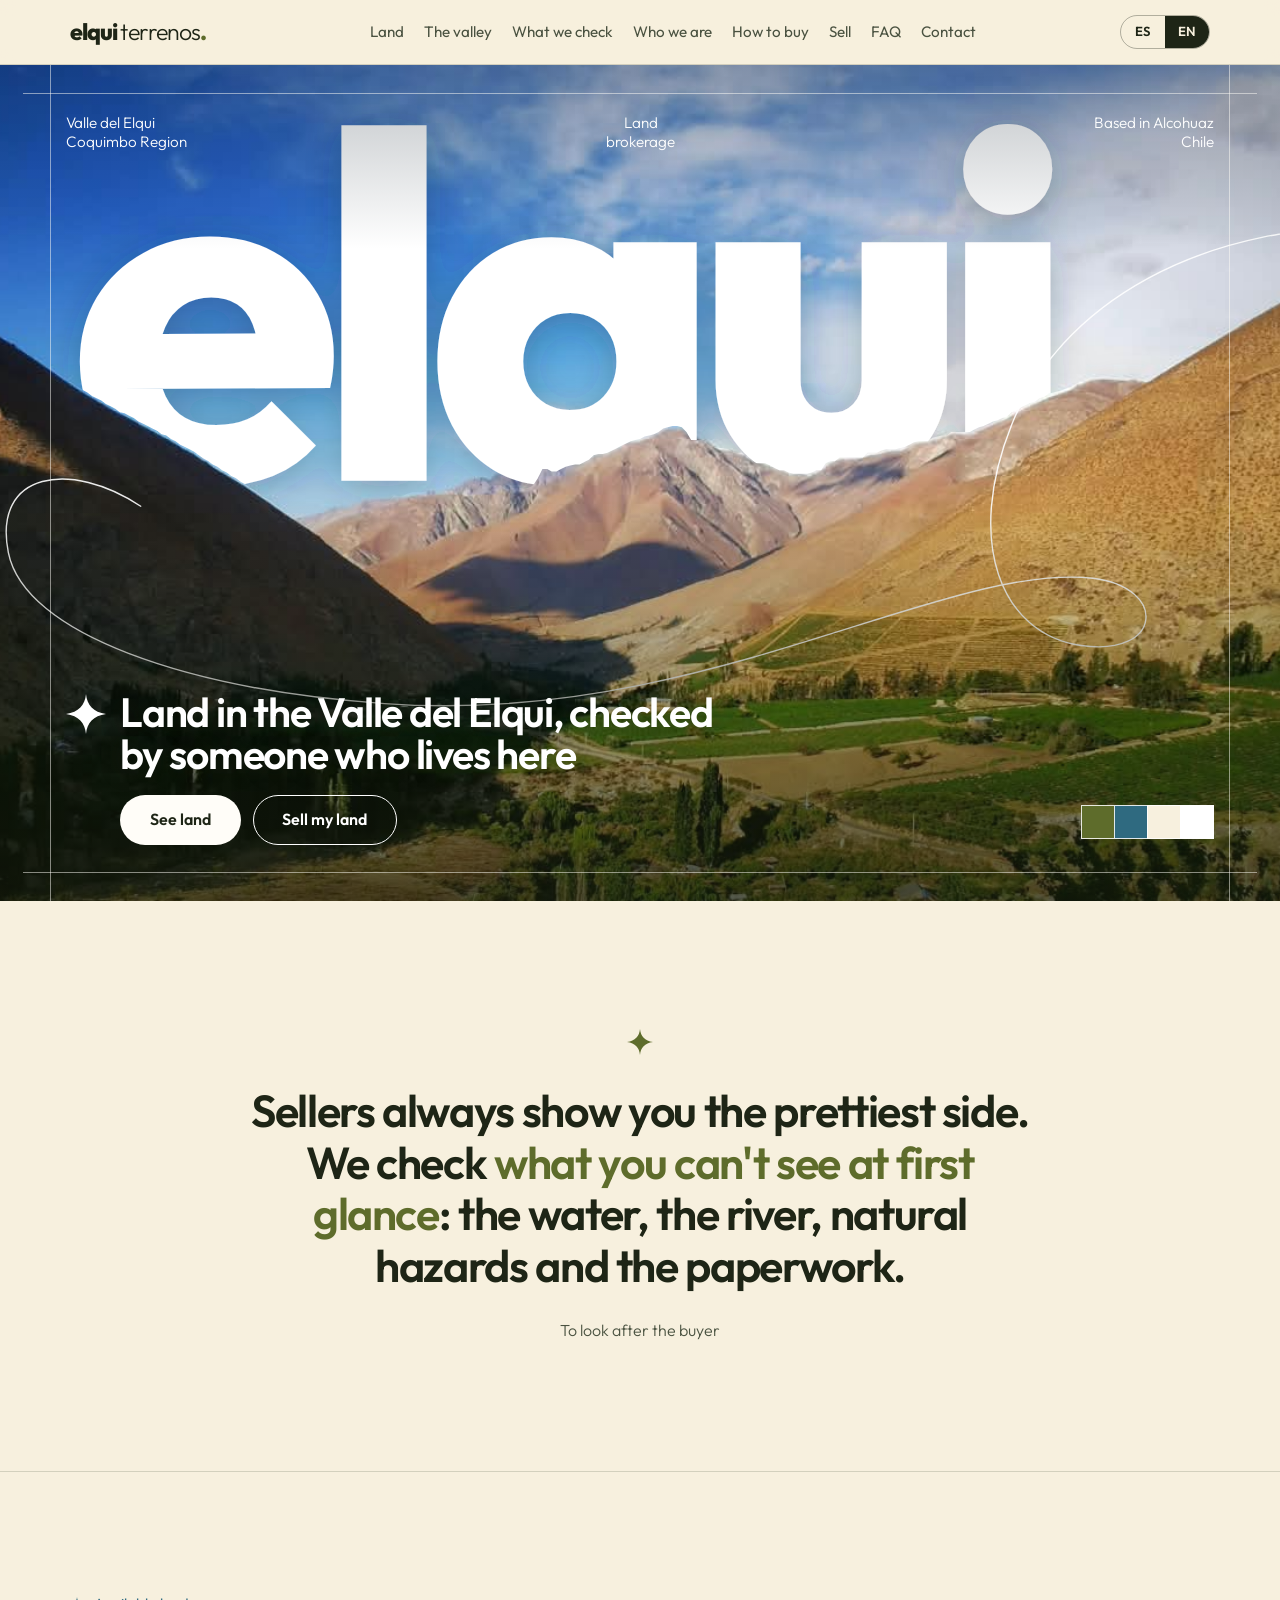
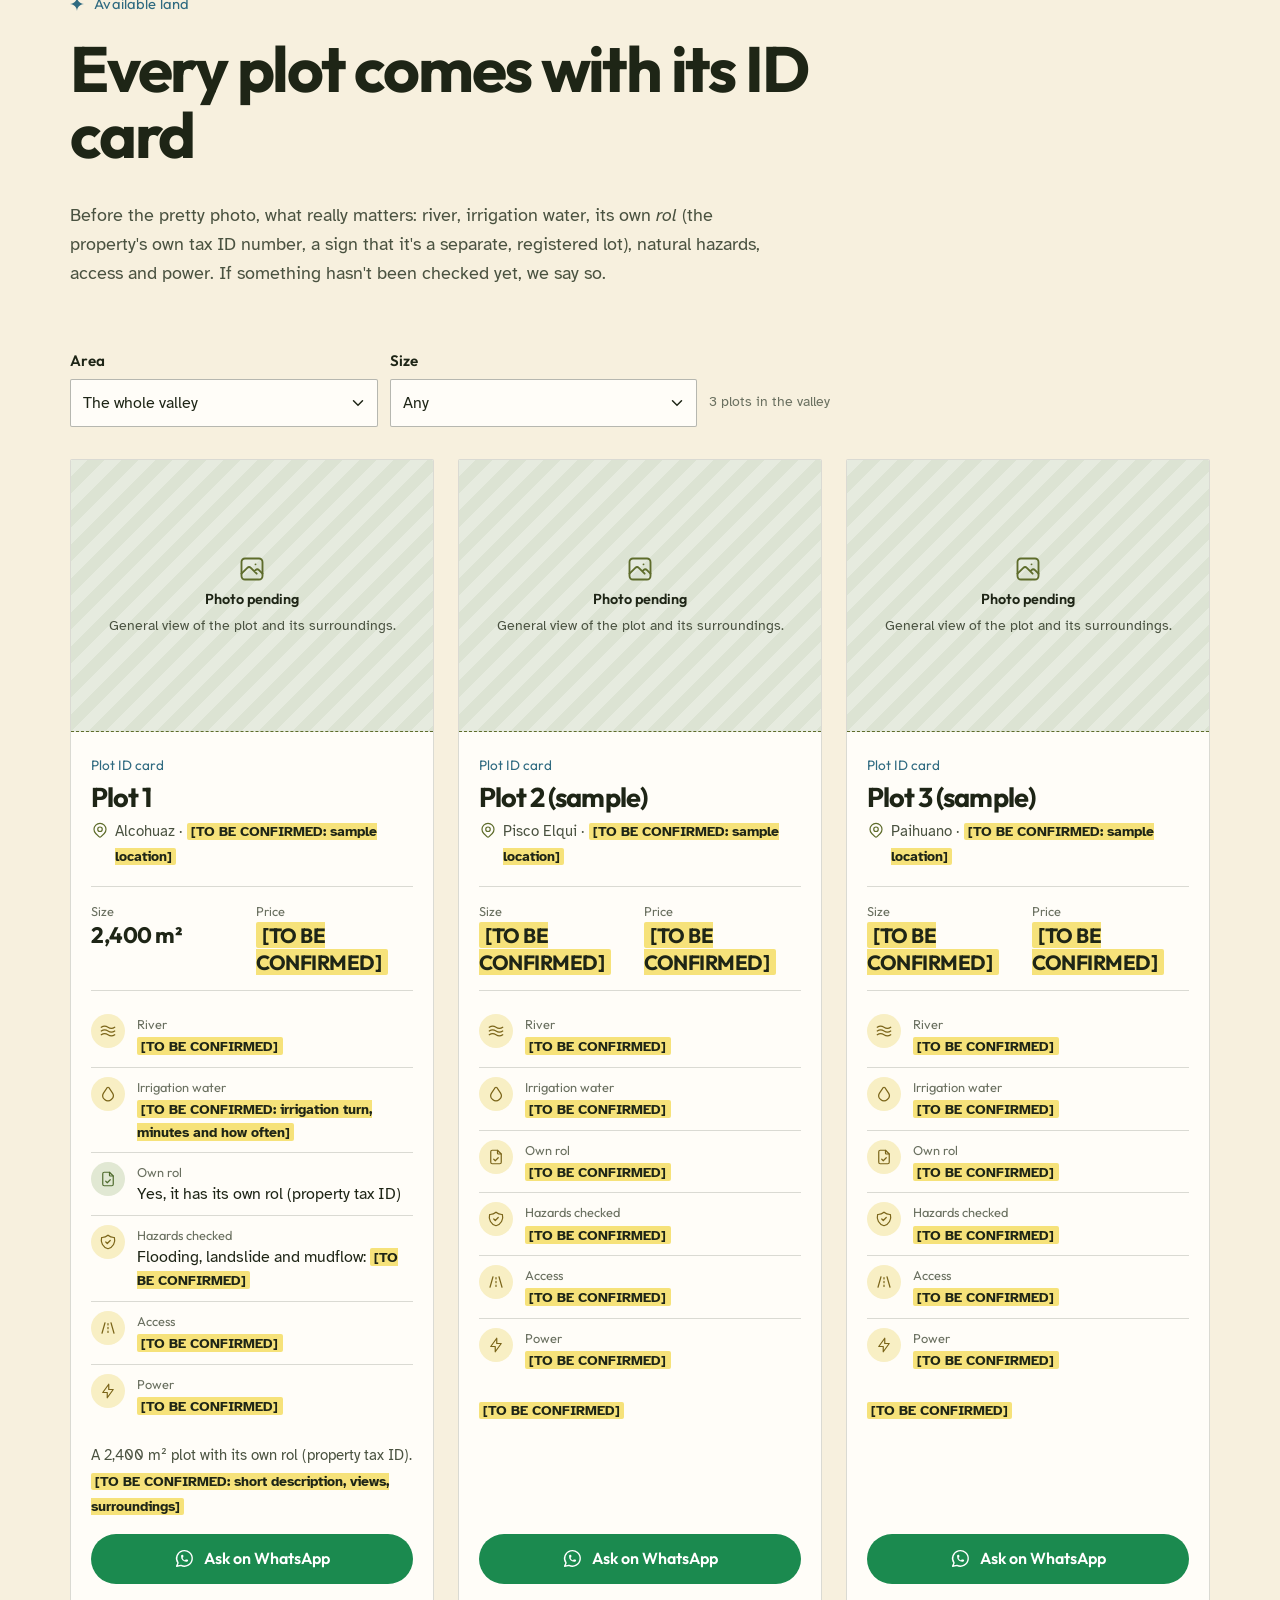
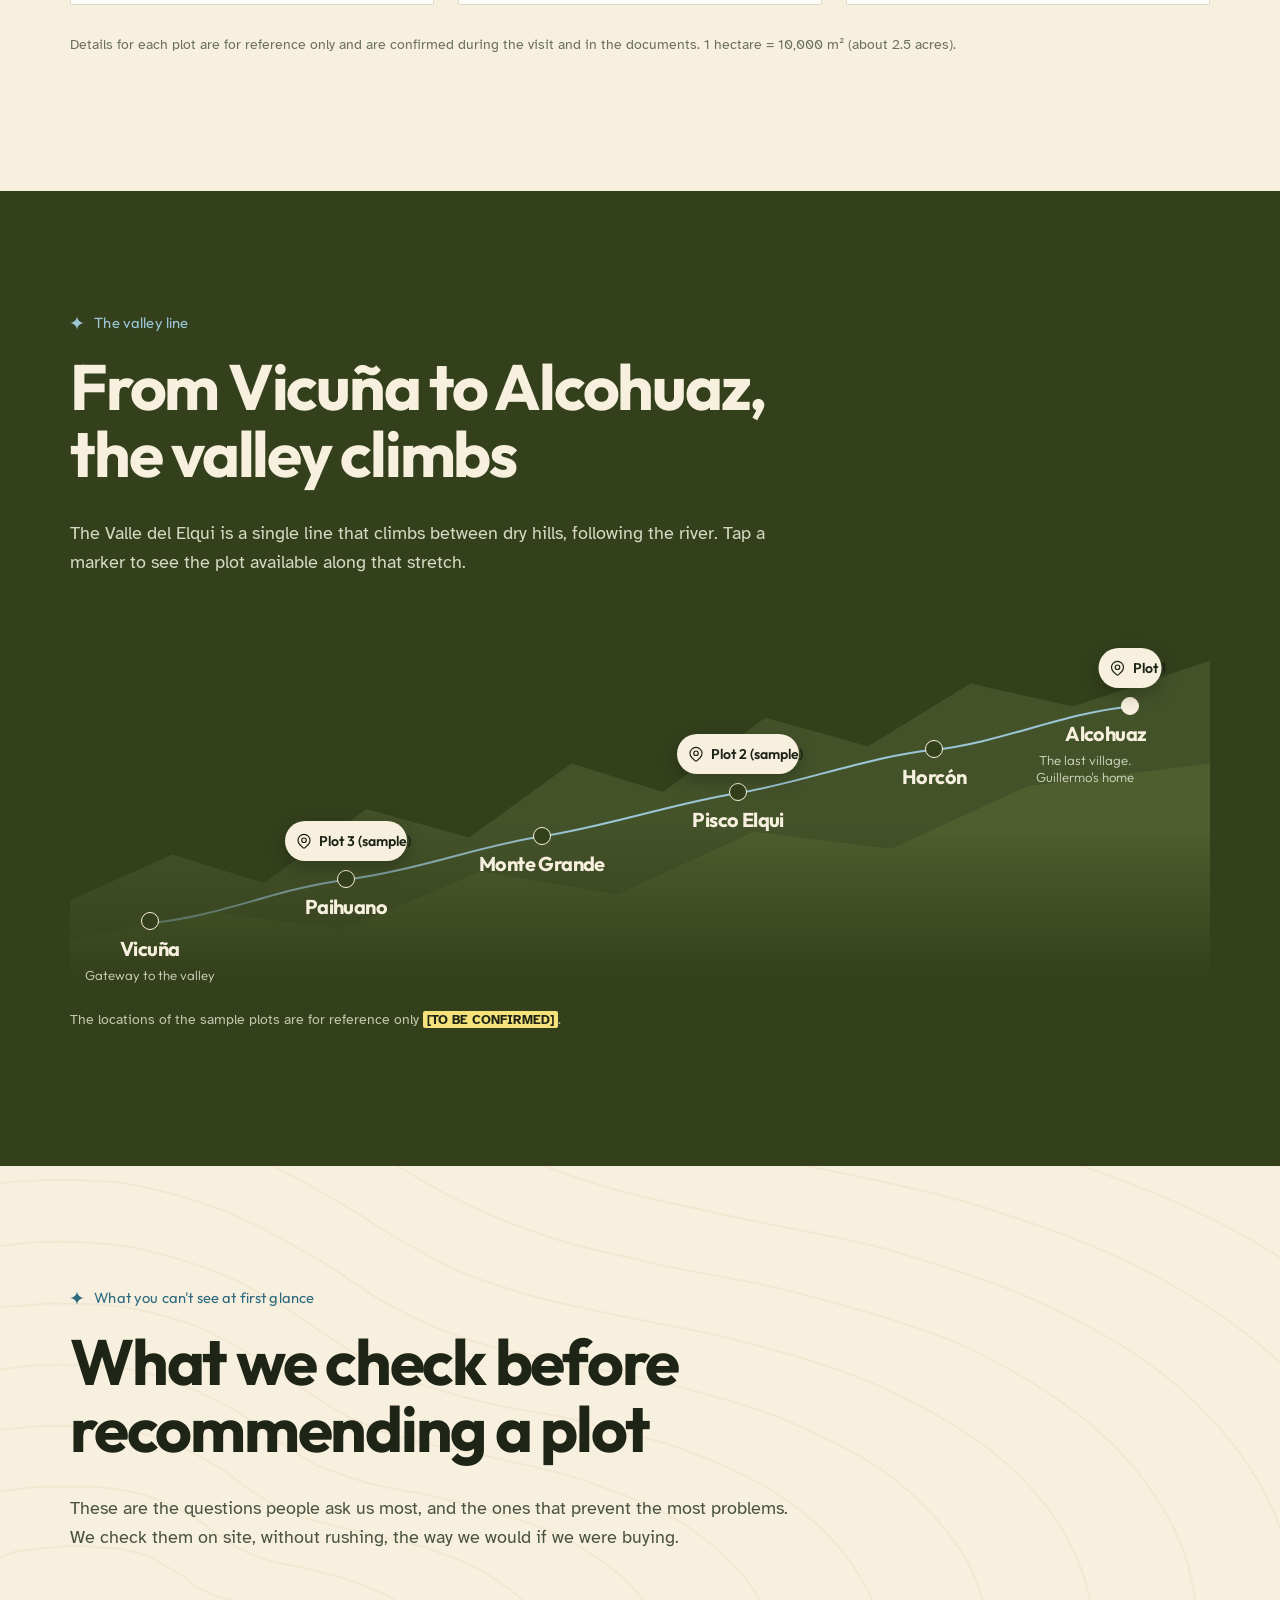
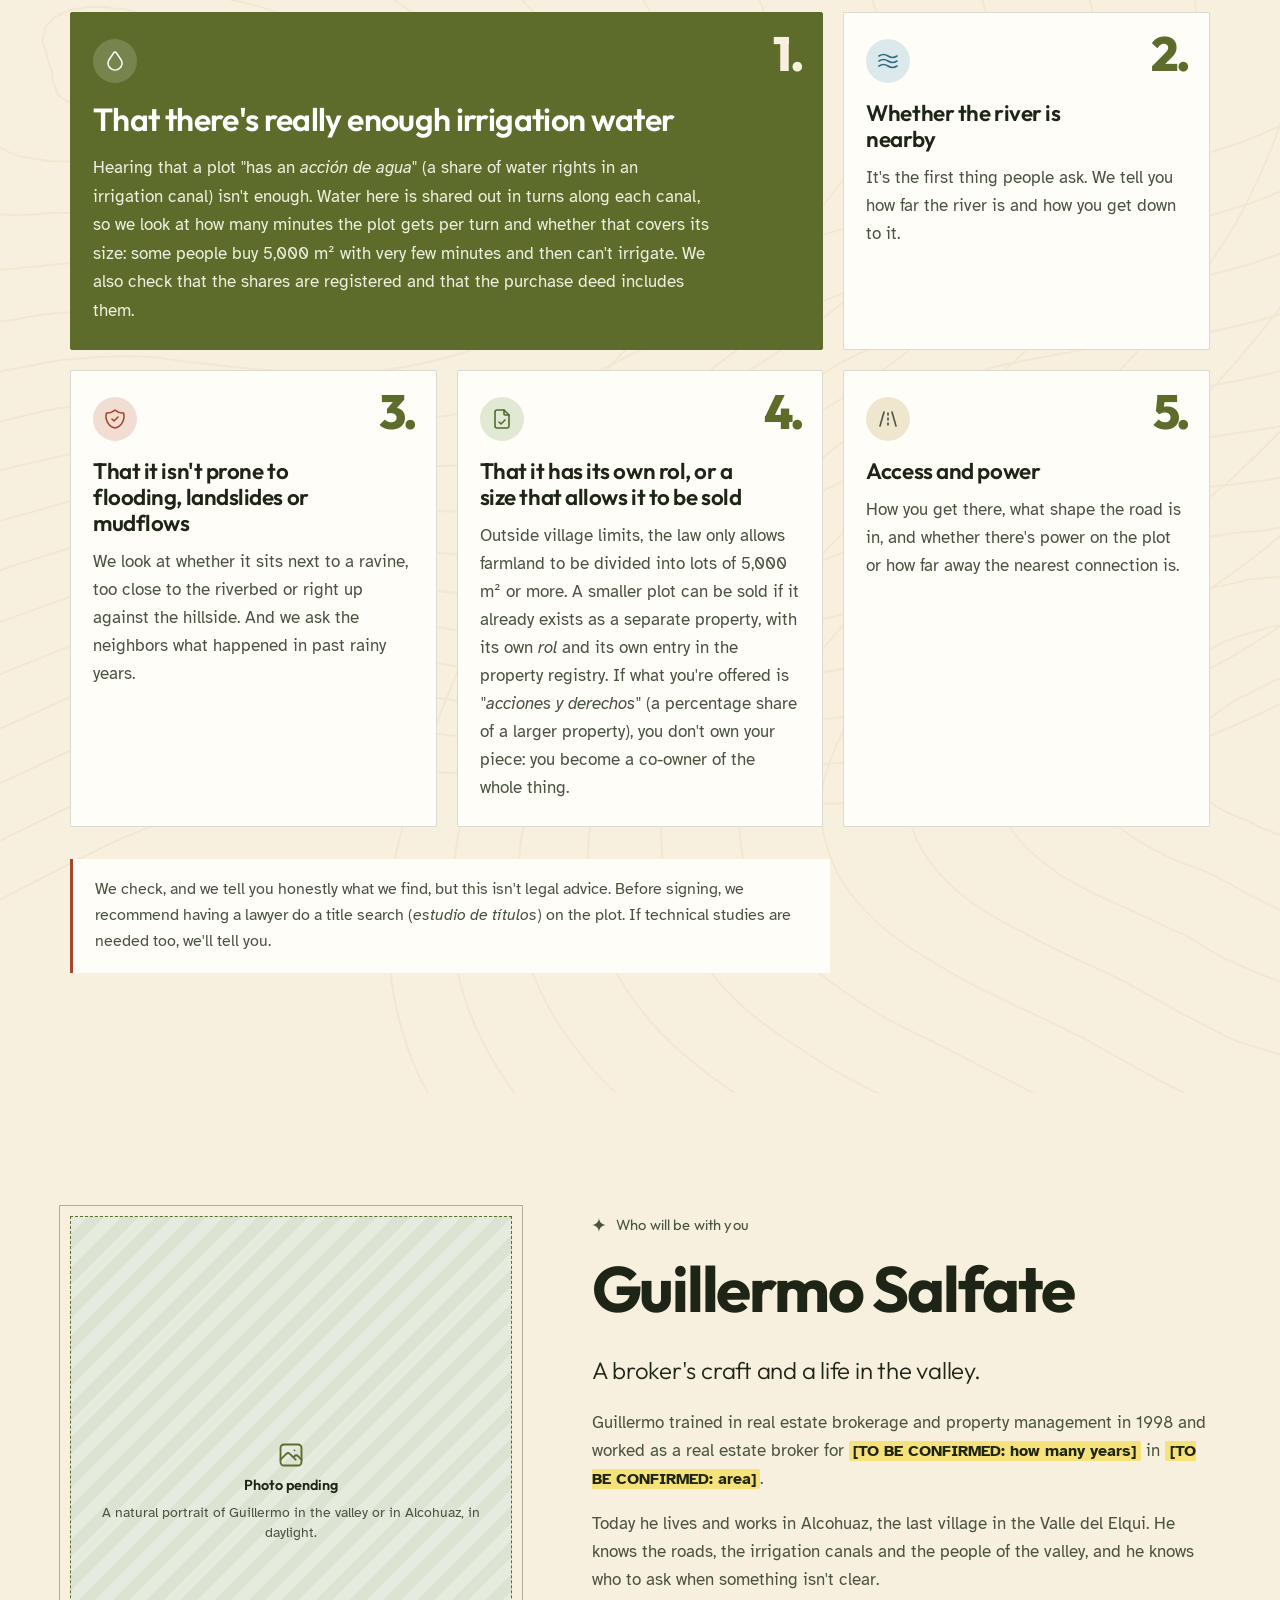
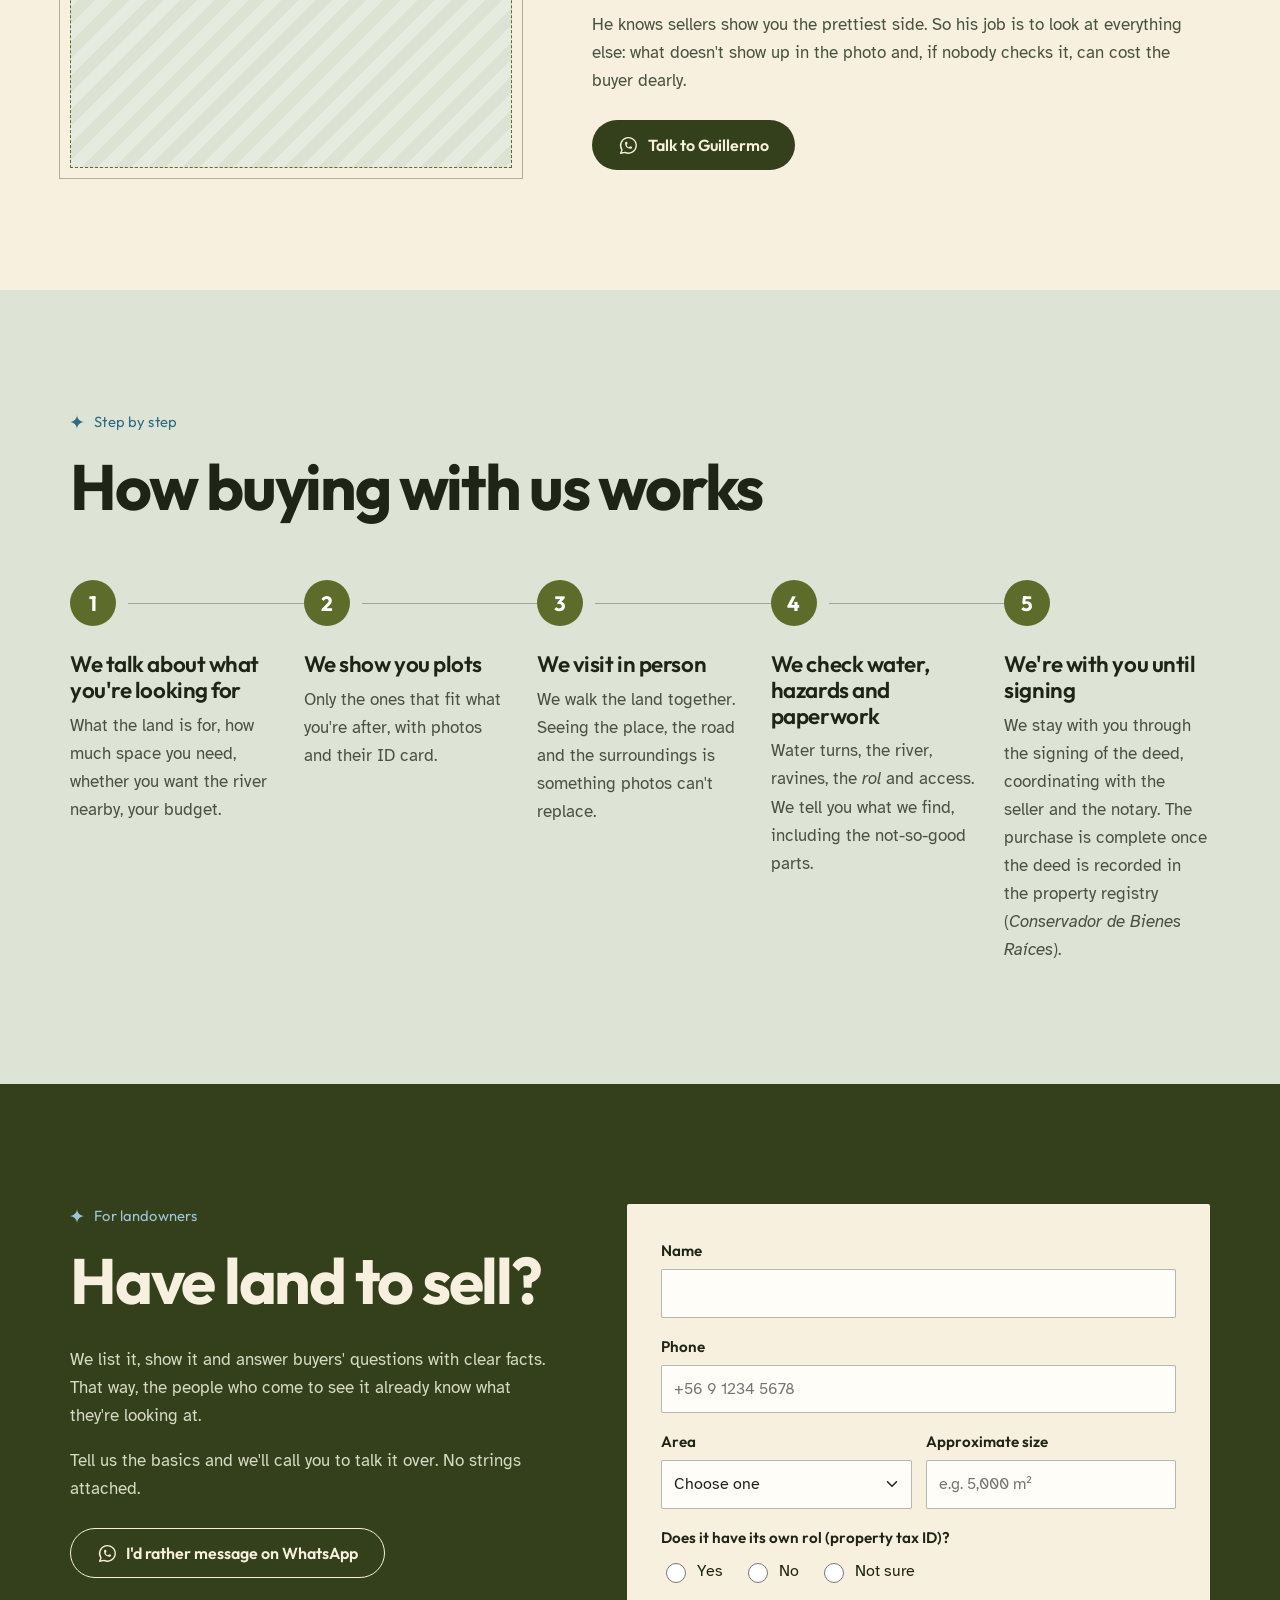
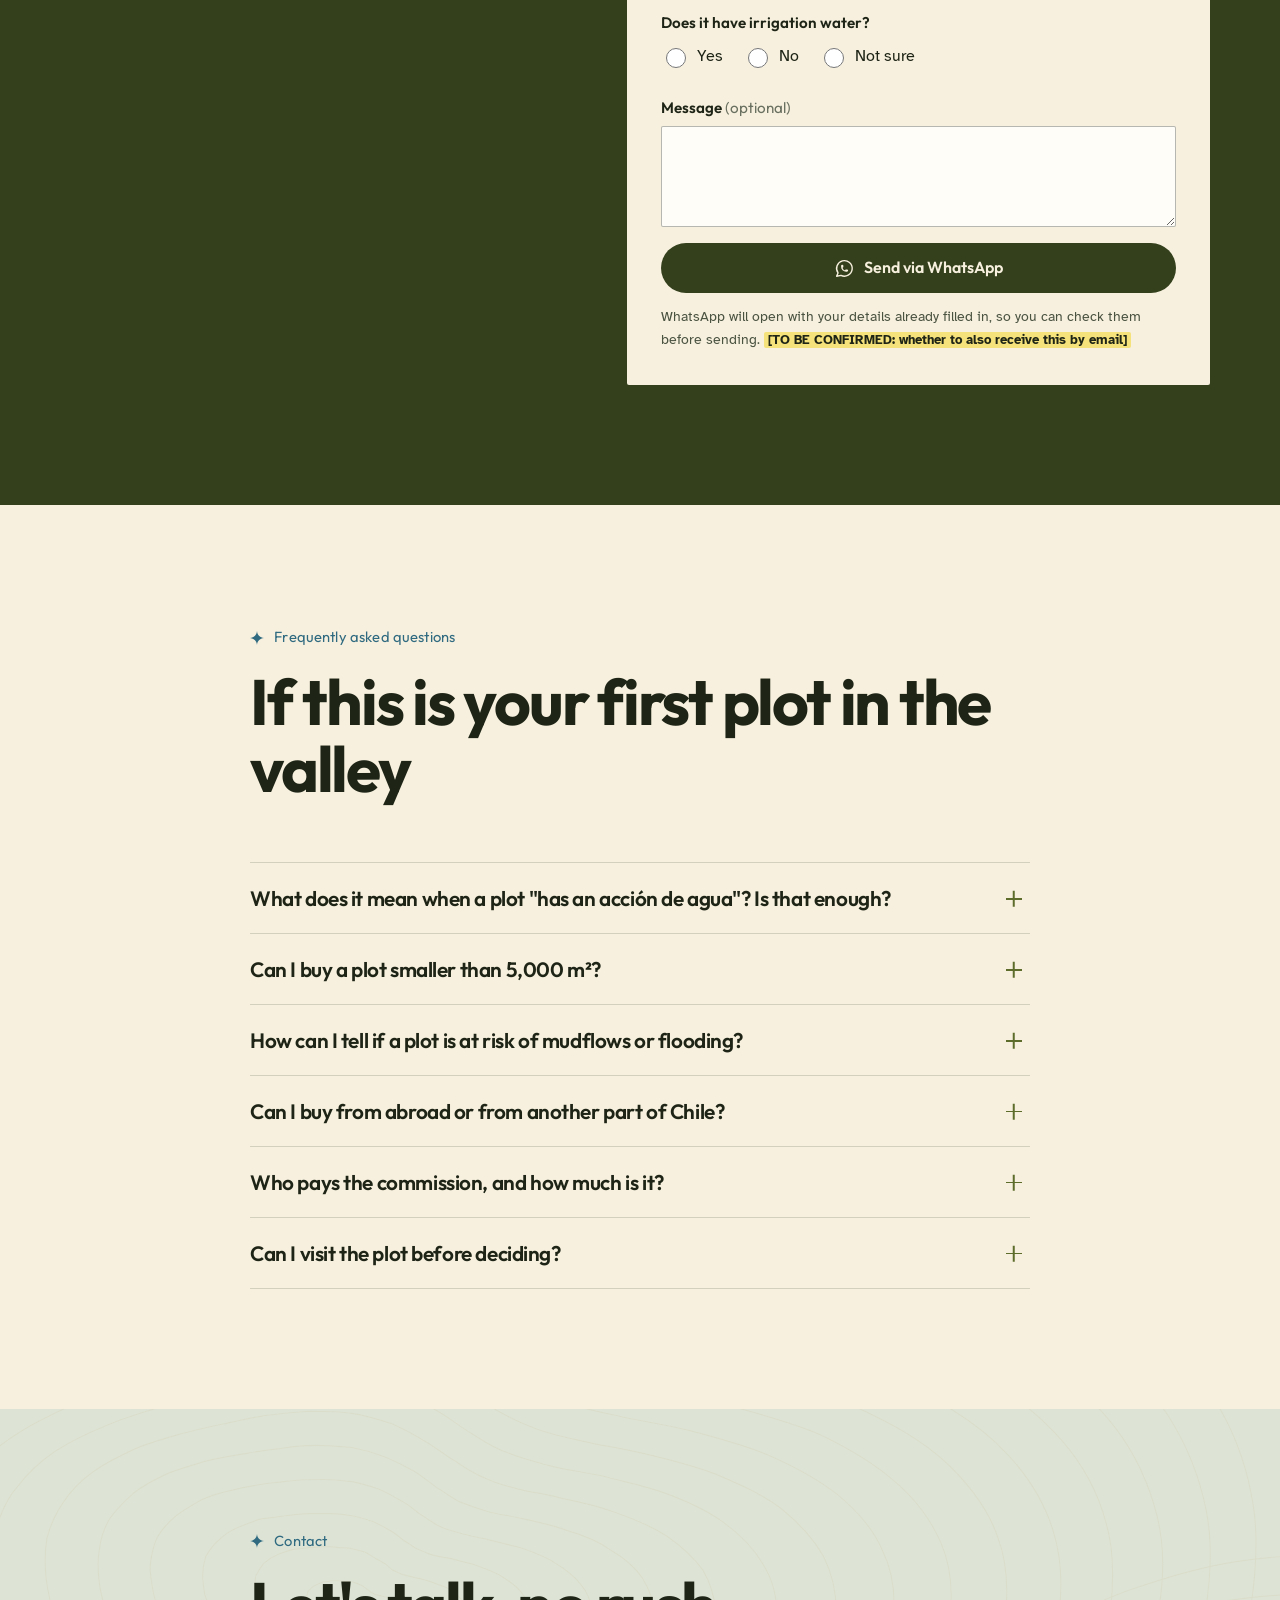
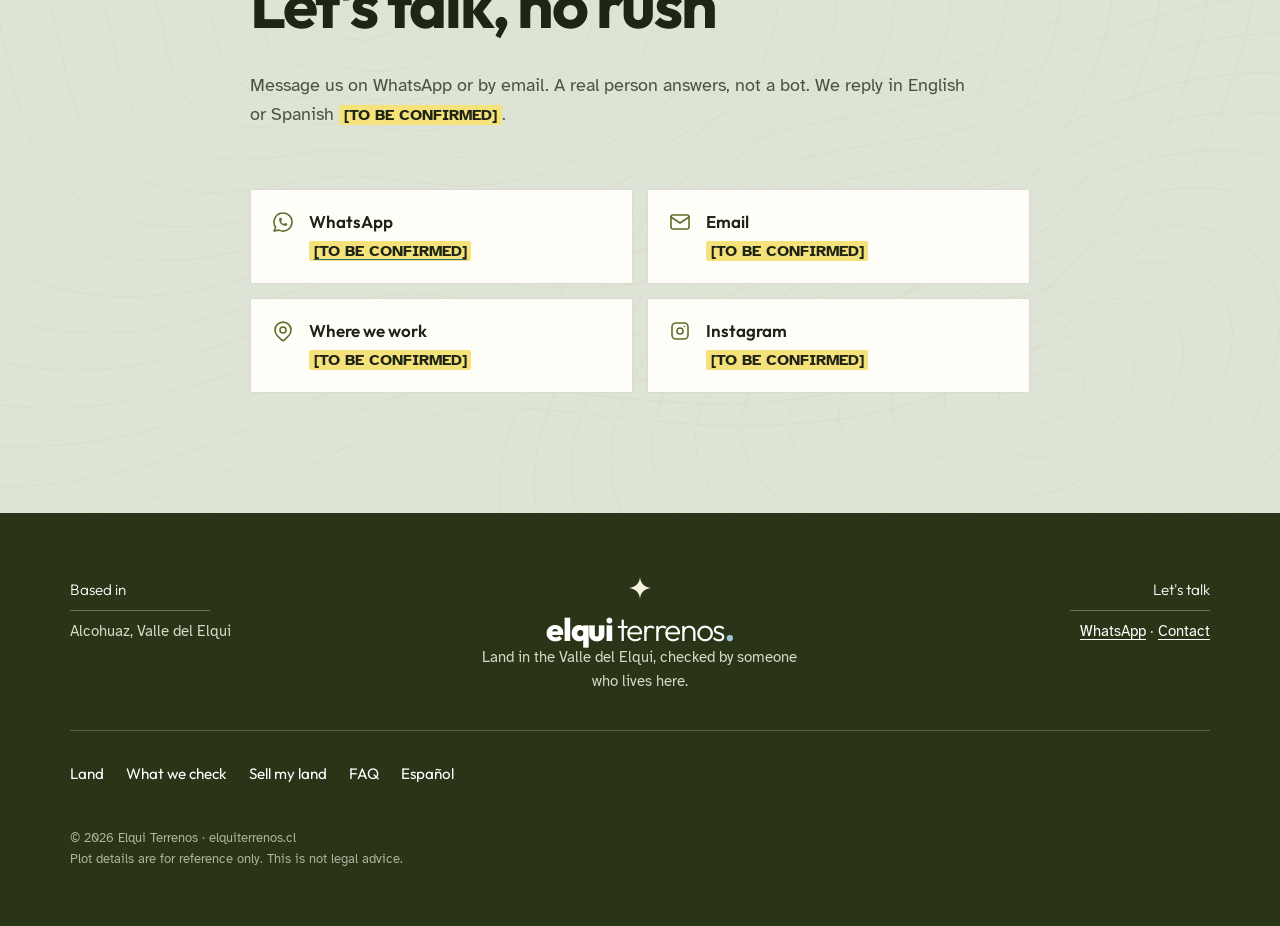
<file: en/index.html>
<!doctype html>
<html lang="en">
<head>
  <meta charset="utf-8">
  <meta name="viewport" content="width=device-width, initial-scale=1">
  <title>Elqui Terrenos · Land in the Valle del Elqui, checked before you buy</title>
  <meta name="description" content="Land for sale in the Valle del Elqui, Chile, checked by someone who lives in the valley. Before recommending a plot, we look at irrigation water, the river, natural hazards, title and access.">
  <link rel="canonical" href="https://elquiterrenos.cl/en/">
  <link rel="alternate" hreflang="es" href="https://elquiterrenos.cl/">
  <link rel="alternate" hreflang="en" href="https://elquiterrenos.cl/en/">
  <link rel="alternate" hreflang="x-default" href="https://elquiterrenos.cl/">
  <!-- BORRADOR: quitar esta línea al publicar en elquiterrenos.cl, para que Google pueda mostrar la página -->
  <meta name="robots" content="noindex, nofollow">
  <meta name="theme-color" content="#6E8C82">
  <script>document.documentElement.classList.add("js")</script>

  <!-- Open Graph: how the link looks when shared on WhatsApp, Facebook, etc. -->
  <meta property="og:type" content="website">
  <meta property="og:site_name" content="Elqui Terrenos">
  <meta property="og:locale" content="en_US">
  <meta property="og:locale:alternate" content="es_CL">
  <meta property="og:url" content="https://elquiterrenos.cl/en/">
  <meta property="og:title" content="Elqui Terrenos · Land in the Valle del Elqui, checked before you buy">
  <meta property="og:description" content="Sellers always show you the prettiest side. We look at what you can't see at first glance: water, the river, natural hazards and paperwork.">
  <!-- [POR CONFIRMAR] Imagen para compartir (1200 x 630 px). Se genera con la foto de portada cuando llegue. -->
  <meta property="og:image" content="https://elquiterrenos.cl/img/og-elqui-terrenos.jpg">
  <meta property="og:image:width" content="1200">
  <meta property="og:image:height" content="630">
  <meta property="og:image:alt" content="The Valle del Elqui with the words Elqui Terrenos">
  <meta name="twitter:card" content="summary_large_image">

  <link rel="icon" href="../img/favicon.svg" type="image/svg+xml">

  <link rel="preconnect" href="https://fonts.googleapis.com">
  <link rel="preconnect" href="https://fonts.gstatic.com" crossorigin>
  <link href="https://fonts.googleapis.com/css2?family=Atkinson+Hyperlegible:ital,wght@0,400;0,700;1,400&family=Outfit:wght@300;400;600;700;800&display=swap" rel="stylesheet">
  <link rel="stylesheet" href="../css/styles.css">

  <!-- Datos estructurados para Google. Completar teléfono, correo e Instagram cuando estén confirmados. -->
  <script type="application/ld+json">
  {
    "@context": "https://schema.org",
    "@type": "RealEstateAgent",
    "name": "Elqui Terrenos",
    "url": "https://elquiterrenos.cl/en/",
    "description": "Land brokerage in the Valle del Elqui, Chile. We check irrigation water, the river, natural hazards, title (own rol), access and power before recommending a plot.",
    "image": "https://elquiterrenos.cl/img/og-elqui-terrenos.jpg",
    "areaServed": [
      { "@type": "Place", "name": "Valle del Elqui, Coquimbo Region, Chile" },
      { "@type": "Place", "name": "Vicuña" },
      { "@type": "Place", "name": "Paihuano" },
      { "@type": "Place", "name": "Monte Grande" },
      { "@type": "Place", "name": "Pisco Elqui" },
      { "@type": "Place", "name": "Horcón" },
      { "@type": "Place", "name": "Alcohuaz" }
    ],
    "address": {
      "@type": "PostalAddress",
      "addressLocality": "Alcohuaz",
      "addressRegion": "Región de Coquimbo",
      "addressCountry": "CL"
    },
    "founder": { "@type": "Person", "name": "Guillermo Salfate" },
    "knowsLanguage": ["es", "en"]
  }
  </script>
</head>
<body>
  <a class="skip" href="#contenido">Skip to content</a>

  <!-- Íconos (se usan con <use href="#i-...">) -->
  <svg width="0" height="0" style="position:absolute" aria-hidden="true">
    <defs>
      <symbol id="i-rio" viewBox="0 0 24 24"><path d="M3 7c3-2 6-2 9 0s6 2 9 0M3 12c3-2 6-2 9 0s6 2 9 0M3 17c3-2 6-2 9 0s6 2 9 0"/></symbol>
      <symbol id="i-agua" viewBox="0 0 24 24"><path d="M7.5 19.4c2.6 2.1 6.4 2.1 9 0s3.3-5.7 1.6-8.5l-4.9-7.3a1.4 1.4 0 0 0-2.3 0L6 10.9c-1.7 2.8-1 6.4 1.5 8.5z"/></symbol>
      <symbol id="i-rol" viewBox="0 0 24 24"><path d="M14 3v4a1 1 0 0 0 1 1h4"/><path d="M17 21H7a2 2 0 0 1-2-2V5a2 2 0 0 1 2-2h7l5 5v11a2 2 0 0 1-2 2z"/><path d="M9 15l2 2 4-4"/></symbol>
      <symbol id="i-riesgo" viewBox="0 0 24 24"><path d="M12 3a12 12 0 0 0 8.5 3A12 12 0 0 1 12 21 12 12 0 0 1 3.5 6 12 12 0 0 0 12 3"/><path d="M9 12l2 2 4-4"/></symbol>
      <symbol id="i-acceso" viewBox="0 0 24 24"><path d="M4 19 8 5M16 5l4 14M12 8V6M12 13v-2M12 18v-2"/></symbol>
      <symbol id="i-luz" viewBox="0 0 24 24"><path d="M13 3v7h6l-8 11v-7H5l8-11"/></symbol>
      <symbol id="i-check" viewBox="0 0 24 24"><path d="M5 12l5 5L20 7"/></symbol>
      <symbol id="i-pin" viewBox="0 0 24 24"><path d="M9 11a3 3 0 1 0 6 0 3 3 0 0 0-6 0"/><path d="M17.7 16.7l-4.3 4.2a2 2 0 0 1-2.8 0l-4.3-4.2a8 8 0 1 1 11.4 0z"/></symbol>
      <symbol id="i-foto" viewBox="0 0 24 24"><path d="M15 8h.01"/><path d="M3 6a3 3 0 0 1 3-3h12a3 3 0 0 1 3 3v12a3 3 0 0 1-3 3H6a3 3 0 0 1-3-3z"/><path d="M3 16l5-5c.9-.9 2.1-.9 3 0l5 5M14 14l1-1c.9-.9 2.1-.9 3 0l3 3"/></symbol>
      <symbol id="i-wa" viewBox="0 0 24 24"><path d="M3 21l1.65-3.8a9 9 0 1 1 3.4 2.9L3 21"/><path d="M9 10a.5.5 0 0 0 1 0V9a.5.5 0 0 0-1 0v1a5 5 0 0 0 5 5h1a.5.5 0 0 0 0-1h-1a.5.5 0 0 0 0 1"/></symbol>
      <symbol id="i-mail" viewBox="0 0 24 24"><path d="M3 7a2 2 0 0 1 2-2h14a2 2 0 0 1 2 2v10a2 2 0 0 1-2 2H5a2 2 0 0 1-2-2z"/><path d="M3 7l9 6 9-6"/></symbol>
      <symbol id="i-ig" viewBox="0 0 24 24"><path d="M4 8a4 4 0 0 1 4-4h8a4 4 0 0 1 4 4v8a4 4 0 0 1-4 4H8a4 4 0 0 1-4-4z"/><path d="M9 12a3 3 0 1 0 6 0 3 3 0 0 0-6 0M16.5 7.5v.01"/></symbol>
      <symbol id="i-destello" viewBox="0 0 24 24"><path d="M12 0c.6 6.6 4.4 11 12 12-7.6 1-11.4 5.4-12 12-.6-6.6-4.4-11-12-12C7.6 11 11.4 6.6 12 0z"/></symbol>
      <symbol id="i-menu" viewBox="0 0 24 24"><path d="M4 6h16M4 12h16M4 18h16"/></symbol>
      <symbol id="i-x" viewBox="0 0 24 24"><path d="M18 6 6 18M6 6l12 12"/></symbol>
      <symbol id="i-flecha" viewBox="0 0 24 24"><path d="M5 12h14M13 18l6-6M13 6l6 6"/></symbol>
    </defs>
  </svg>

  <!-- ============ MENÚ ============ -->
  <header data-bloque="1" data-bloque-nombre="Barra de arriba" class="cabecera" id="cabecera">
    <div class="cabecera__in">
      <a data-bloque="1.1" data-bloque-nombre="Logo" class="logo" href="#inicio" aria-label="Elqui Terrenos, back to top">
        <span class="logo__elqui">Elqui</span> <span class="logo__terrenos">Terrenos</span>
      </a>

      <nav data-bloque="1.2" data-bloque-nombre="Menú" class="menu" id="menu" aria-label="Main menu">
        <ul>
          <li><a href="#terrenos">Land</a></li>
          <li><a href="#valle">The valley</a></li>
          <li><a href="#revisamos">What we check</a></li>
          <li><a href="#guillermo">Who we are</a></li>
          <li><a href="#como-comprar">How to buy</a></li>
          <li><a href="#vender">Sell</a></li>
          <li><a href="#preguntas">FAQ</a></li>
          <li><a href="#contacto">Contact</a></li>
        </ul>
      </nav>

      <div data-bloque="1.3" data-bloque-nombre="Botón de idioma" class="idioma" role="group" aria-label="Language">
        <a class="idioma__otro" href="../" hreflang="es" lang="es">ES</a>
        <span class="idioma__actual" aria-current="true">EN</span>
      </div>

      <button class="menu-boton" id="menu-boton" type="button" aria-expanded="false" aria-controls="menu">
        <svg class="ico" aria-hidden="true"><use href="#i-menu"/></svg>
        <span class="sr">Open menu</span>
      </button>
    </div>
  </header>

  <main id="contenido">

    <!-- ============ 1. PORTADA ============ -->
    <section data-bloque="2" data-bloque-nombre="Portada" class="hero" id="inicio" aria-labelledby="hero-titulo">
      <div class="hero__media">
        <!--
          PORTADA ESTILO AFICHE (ver "Foto referencia 2.jpg"): foto real del valle
          (img/valle-elqui.jpg) con la palabra "elqui." en el cielo, detrás de los cerros.
          Se genera con herramientas/generar-portada.js. Si se cambia la foto: primero
          herramientas/trazar-cerros.ps1 (traza el borde de los cerros) y después el .js.
          (La portada NO lleva loading="lazy": es lo primero que se ve.)
        -->
        <!-- PORTADA:INICIO (generado por herramientas/generar-portada.js) -->
<svg class="portada__dibujo portada__dibujo--movil" viewBox="300 80 680 1200" preserveAspectRatio="xMidYMid slice" aria-hidden="true" focusable="false">
<defs>
<clipPath id="cerros-movil"><path d="M0 372L4 374L8 374L12 377L16 380L20 382L24 385L28 387L32 389L36 392L40 394L44 396L48 399L52 400L56 403L60 405L64 407L68 409L72 412L76 415L80 417L84 419L88 422L92 424L96 427L100 428L104 432L108 434L112 437L116 440L120 442L124 445L128 448L132 451L136 453L140 457L144 460L148 462L152 465L156 467L160 470L164 472L168 475L172 477L176 479L180 482L184 484L188 486L192 489L196 490L200 492L204 494L208 497L212 499L216 501L220 503L224 505L228 508L232 509L236 512L240 514L244 517L248 519L252 521L256 523L260 526L264 529L268 531L272 534L276 536L280 539L284 541L288 544L292 546L296 549L300 551L304 554L308 556L312 559L316 562L320 564L324 567L328 570L332 573L336 576L340 578L344 579L348 582L352 585L356 585L360 585L364 584L368 582L372 581L376 580L380 578L384 576L388 576L392 576L396 573L400 573L404 568L408 567L412 566L416 566L420 566L424 565L428 561L432 561L436 561L440 559L444 558L448 558L452 558L456 557L460 557L464 557L468 557L472 557L476 557L480 557L484 556L488 557L492 556L496 556L500 556L504 549L508 549L512 555L516 552L520 552L524 555L528 555L532 554L536 554L540 555L544 554L548 552L552 546L556 538L560 538L564 540L568 540L572 538L576 536L580 535L584 534L588 534L592 532L596 530L600 526L604 525L608 525L612 524L616 522L620 520L624 518L628 516L632 514L636 513L640 512L644 510L648 509L652 508L656 506L660 503L664 502L668 501L672 501L676 502L680 506L684 513L688 513L692 513L696 514L700 518L704 519L708 520L712 520L716 521L720 523L724 524L728 524L732 527L736 530L740 533L744 533L748 533L752 535L756 537L760 539L764 539L768 541L772 542L776 542L780 542L784 542L788 541L792 539L796 539L800 533L804 531L808 531L812 528L816 528L820 528L824 528L828 528L832 528L836 524L840 524L844 524L848 522L852 521L856 521L860 521L864 520L868 519L872 517L876 515L880 514L884 514L888 514L892 511L896 510L900 509L904 509L908 506L912 506L916 506L920 506L924 506L928 504L932 502L936 501L940 499L944 497L948 496L952 494L956 493L960 489L964 488L968 485L972 483L976 481L980 480L984 477L988 476L992 473L996 472L1000 471L1004 470L1008 468L1012 467L1016 464L1020 463L1024 461L1028 459L1032 459L1036 458L1040 458L1044 458L1048 459L1052 459L1056 459L1060 459L1064 460L1068 460L1072 460L1076 460L1080 458L1084 456L1088 453L1092 451L1096 448L1100 446L1104 443L1108 441L1112 439L1116 436L1120 434L1124 431L1128 429L1132 426L1136 424L1140 422L1144 419L1148 417L1152 414L1156 412L1160 409L1164 407L1168 405L1172 403L1176 400L1180 398L1184 396L1188 393L1192 391L1196 389L1200 387L1204 384L1208 382L1212 380L1216 378L1220 376L1224 374L1228 372L1232 370L1236 368L1240 366L1244 364L1248 361L1252 360L1256 358L1260 357L1264 349L1268 348L1272 348L1276 346L1280 346L1280 1280L0 1280Z"/></clipPath>
<filter id="sombra-movil" x="-10%" y="-20%" width="120%" height="140%"><feDropShadow dx="0" dy="2.7840000000000003" stdDeviation="9.28" flood-color="#14303D" flood-opacity=".28"/></filter>
</defs>
<image href="../img/valle-elqui.jpg" width="1280" height="1280" preserveAspectRatio="none"/>
<text class="portada__palabra" x="640" y="568" text-anchor="middle" font-size="232" textLength="525" lengthAdjust="spacingAndGlyphs" fill="#fff" filter="url(#sombra-movil)">elqui.</text>
<image href="../img/valle-elqui.jpg" width="1280" height="1280" preserveAspectRatio="none" clip-path="url(#cerros-movil)"/>
</svg>
<svg class="portada__dibujo portada__dibujo--escritorio" viewBox="0 190 1280 720" preserveAspectRatio="xMidYMid slice" aria-hidden="true" focusable="false">
<defs>
<clipPath id="cerros-escritorio"><path d="M0 372L4 374L8 374L12 377L16 380L20 382L24 385L28 387L32 389L36 392L40 394L44 396L48 399L52 400L56 403L60 405L64 407L68 409L72 412L76 415L80 417L84 419L88 422L92 424L96 427L100 428L104 432L108 434L112 437L116 440L120 442L124 445L128 448L132 451L136 453L140 457L144 460L148 462L152 465L156 467L160 470L164 472L168 475L172 477L176 479L180 482L184 484L188 486L192 489L196 490L200 492L204 494L208 497L212 499L216 501L220 503L224 505L228 508L232 509L236 512L240 514L244 517L248 519L252 521L256 523L260 526L264 529L268 531L272 534L276 536L280 539L284 541L288 544L292 546L296 549L300 551L304 554L308 556L312 559L316 562L320 564L324 567L328 570L332 573L336 576L340 578L344 579L348 582L352 585L356 585L360 585L364 584L368 582L372 581L376 580L380 578L384 576L388 576L392 576L396 573L400 573L404 568L408 567L412 566L416 566L420 566L424 565L428 561L432 561L436 561L440 559L444 558L448 558L452 558L456 557L460 557L464 557L468 557L472 557L476 557L480 557L484 556L488 557L492 556L496 556L500 556L504 549L508 549L512 555L516 552L520 552L524 555L528 555L532 554L536 554L540 555L544 554L548 552L552 546L556 538L560 538L564 540L568 540L572 538L576 536L580 535L584 534L588 534L592 532L596 530L600 526L604 525L608 525L612 524L616 522L620 520L624 518L628 516L632 514L636 513L640 512L644 510L648 509L652 508L656 506L660 503L664 502L668 501L672 501L676 502L680 506L684 513L688 513L692 513L696 514L700 518L704 519L708 520L712 520L716 521L720 523L724 524L728 524L732 527L736 530L740 533L744 533L748 533L752 535L756 537L760 539L764 539L768 541L772 542L776 542L780 542L784 542L788 541L792 539L796 539L800 533L804 531L808 531L812 528L816 528L820 528L824 528L828 528L832 528L836 524L840 524L844 524L848 522L852 521L856 521L860 521L864 520L868 519L872 517L876 515L880 514L884 514L888 514L892 511L896 510L900 509L904 509L908 506L912 506L916 506L920 506L924 506L928 504L932 502L936 501L940 499L944 497L948 496L952 494L956 493L960 489L964 488L968 485L972 483L976 481L980 480L984 477L988 476L992 473L996 472L1000 471L1004 470L1008 468L1012 467L1016 464L1020 463L1024 461L1028 459L1032 459L1036 458L1040 458L1044 458L1048 459L1052 459L1056 459L1060 459L1064 460L1068 460L1072 460L1076 460L1080 458L1084 456L1088 453L1092 451L1096 448L1100 446L1104 443L1108 441L1112 439L1116 436L1120 434L1124 431L1128 429L1132 426L1136 424L1140 422L1144 419L1148 417L1152 414L1156 412L1160 409L1164 407L1168 405L1172 403L1176 400L1180 398L1184 396L1188 393L1192 391L1196 389L1200 387L1204 384L1208 382L1212 380L1216 378L1220 376L1224 374L1228 372L1232 370L1236 368L1240 366L1244 364L1248 361L1252 360L1256 358L1260 357L1264 349L1268 348L1272 348L1276 346L1280 346L1280 1280L0 1280Z"/></clipPath>
<filter id="sombra-escritorio" x="-10%" y="-20%" width="120%" height="140%"><feDropShadow dx="0" dy="5.04" stdDeviation="16.8" flood-color="#14303D" flood-opacity=".28"/></filter>
</defs>
<image href="../img/valle-elqui.jpg" width="1280" height="1280" preserveAspectRatio="none"/>
<text class="portada__palabra" x="625" y="548" text-anchor="middle" font-size="420" textLength="950" lengthAdjust="spacingAndGlyphs" fill="#fff" filter="url(#sombra-escritorio)">elqui.</text>
<image href="../img/valle-elqui.jpg" width="1280" height="1280" preserveAspectRatio="none" clip-path="url(#cerros-escritorio)"/>
<path class="portada__curva" d="M1300 330C1120 320 1000 400 960 500S950 680 1020 690 1095 640 1030 632C900 618 690 760 420 740 250 728 110 680 96 610S150 530 210 570" fill="none" stroke="#fff" stroke-width="1.4" stroke-linecap="round" vector-effect="non-scaling-stroke"/>
</svg>
<!-- PORTADA:FIN -->
      </div>

      <!-- Líneas finas del marco, como en el afiche -->
      <div class="hero__marco" aria-hidden="true"></div>

      <div data-bloque="2.1" data-bloque-nombre="Textos chicos de arriba" class="hero__arriba">
        <p>Valle del Elqui<br>Coquimbo Region</p>
        <p>Land<br>brokerage</p>
        <p>Based in Alcohuaz<br>Chile</p>
      </div>

      <div class="hero__texto">
        <svg class="hero__destello" viewBox="0 0 24 24" aria-hidden="true"><use href="#i-destello"/></svg>
        <div>
          <h1 data-bloque="2.2" data-bloque-nombre="Título principal" id="hero-titulo">Land in the Valle del Elqui, checked by someone who lives here</h1>
          <div data-bloque="2.3" data-bloque-nombre="Botones" class="botones">
            <a class="boton boton--claro" href="#terrenos">See land</a>
            <a class="boton boton--borde" href="#vender">Sell my land</a>
          </div>
        </div>
        <ul class="hero__colores" aria-hidden="true"><li></li><li></li><li></li><li></li></ul>
      </div>
    </section>

    <!-- ============ MANIFIESTO ============ -->
    <section data-bloque="3" data-bloque-nombre="Frase del oficio" class="manifiesto" aria-label="Our craft">
      <div class="envoltura">
        <p data-bloque="3.1" data-bloque-nombre="Frase" class="manifiesto__texto aparecer">Sellers always show you the prettiest side. We check <em>what you can't see at first glance</em>: the water, the river, natural hazards and the paperwork.</p>
        <p data-bloque="3.2" data-bloque-nombre="Firma" class="manifiesto__firma aparecer">To look after the buyer</p>
      </div>
    </section>

    <!-- ============ 2. TERRENOS DISPONIBLES ============ -->
    <section data-bloque="4" data-bloque-nombre="Terrenos" class="seccion" id="terrenos" aria-labelledby="terrenos-titulo">
      <div class="envoltura">
        <header data-bloque="4.1" data-bloque-nombre="Encabezado" class="seccion__cabeza aparecer">
          <p class="sobretitulo">Available land</p>
          <h2 id="terrenos-titulo">Every plot comes with its ID card</h2>
          <p class="seccion__bajada">Before the pretty photo, what really matters: river, irrigation water, its own <em lang="es">rol</em> (the property's own tax ID number, a sign that it's a separate, registered lot), natural hazards, access and power. If something hasn't been checked yet, we say so.</p>
        </header>

        <form data-bloque="4.2" data-bloque-nombre="Filtros" class="filtros aparecer" id="filtros" aria-label="Filter plots">
          <div class="campo campo--filtro">
            <label for="filtro-zona">Area</label>
            <select id="filtro-zona" name="zona">
              <option value="">The whole valley</option>
              <option value="vicuna">Vicuña</option>
              <option value="paihuano">Paihuano</option>
              <option value="monte-grande">Monte Grande</option>
              <option value="pisco-elqui">Pisco Elqui</option>
              <option value="horcon">Horcón</option>
              <option value="alcohuaz">Alcohuaz</option>
            </select>
          </div>
          <div class="campo campo--filtro">
            <label for="filtro-superficie">Size</label>
            <select id="filtro-superficie" name="superficie">
              <option value="">Any</option>
              <option value="0-4999">Under 5,000 m²</option>
              <option value="5000-10000">5,000 to 10,000 m²</option>
              <option value="10001-">Over 1 hectare</option>
            </select>
          </div>
          <p class="filtros__conteo" id="conteo" aria-live="polite"></p>
        </form>

        <div data-bloque="4.3" data-bloque-nombre="Fichas de los terrenos" class="carnets" id="lista-terrenos">
          <p class="cargando">Loading plots…</p>
        </div>

        <p data-bloque="4.4" data-bloque-nombre="Nota" class="nota">Details for each plot are for reference only and are confirmed during the visit and in the documents. 1 hectare = 10,000 m² (about 2.5 acres).</p>
      </div>
    </section>

    <!-- ============ 3. LA LÍNEA DEL VALLE ============ -->
    <section data-bloque="5" data-bloque-nombre="El valle" class="seccion seccion--noche" id="valle" aria-labelledby="valle-titulo">
      <div class="envoltura">
        <header data-bloque="5.1" data-bloque-nombre="Encabezado" class="seccion__cabeza aparecer">
          <p class="sobretitulo">The valley line</p>
          <h2 id="valle-titulo">From Vicuña to Alcohuaz, the valley climbs</h2>
          <p class="seccion__bajada">The Valle del Elqui is a single line that climbs between dry hills, following the river. Tap a marker to see the plot available along that stretch.</p>
        </header>

        <div data-bloque="5.2" data-bloque-nombre="Línea del valle con los pueblos" class="valle aparecer">
          <svg class="valle__dibujo" viewBox="0 0 1000 300" preserveAspectRatio="none" aria-hidden="true">
            <path class="valle__cerros" d="M0 300V230L90 190 170 215 260 150 350 175 440 110 520 135 610 70 700 95 790 40 880 60 1000 20V300z"/>
            <path class="valle__cerros valle__cerros--cerca" d="M0 300V265L120 240 240 255 360 205 480 225 600 170 720 185 840 130 1000 110V300z"/>
            <path class="valle__rio" d="M70 250C130 245 180 220 242 212S360 182 414 174 530 145 586 136 700 104 758 98 870 66 930 60"/>
          </svg>

          <ol class="valle__pueblos" id="valle-pueblos">
            <li class="pueblo" data-zona="vicuna" style="--x:7%;--y:83%">
              <span class="pueblo__punto" aria-hidden="true"></span>
              <span class="pueblo__nombre">Vicuña</span>
              <span class="pueblo__nota">Gateway to the valley</span>
              <span class="pueblo__marcas"></span>
            </li>
            <li class="pueblo" data-zona="paihuano" style="--x:24.2%;--y:70.7%">
              <span class="pueblo__punto" aria-hidden="true"></span>
              <span class="pueblo__nombre">Paihuano</span>
              <span class="pueblo__marcas"></span>
            </li>
            <li class="pueblo" data-zona="monte-grande" style="--x:41.4%;--y:58%">
              <span class="pueblo__punto" aria-hidden="true"></span>
              <span class="pueblo__nombre">Monte Grande</span>
              <span class="pueblo__marcas"></span>
            </li>
            <li class="pueblo" data-zona="pisco-elqui" style="--x:58.6%;--y:45.3%">
              <span class="pueblo__punto" aria-hidden="true"></span>
              <span class="pueblo__nombre">Pisco Elqui</span>
              <span class="pueblo__marcas"></span>
            </li>
            <li class="pueblo" data-zona="horcon" style="--x:75.8%;--y:32.7%">
              <span class="pueblo__punto" aria-hidden="true"></span>
              <span class="pueblo__nombre">Horcón</span>
              <span class="pueblo__marcas"></span>
            </li>
            <li class="pueblo pueblo--casa" data-zona="alcohuaz" style="--x:93%;--y:20%">
              <span class="pueblo__punto" aria-hidden="true"></span>
              <span class="pueblo__nombre">Alcohuaz</span>
              <span class="pueblo__nota">The last village. Guillermo's home</span>
              <span class="pueblo__marcas"></span>
            </li>
          </ol>
        </div>

        <div data-bloque="5.3" data-bloque-nombre="Ficha que se abre al tocar un marcador" class="valle__panel" id="valle-panel" aria-live="polite" hidden></div>
        <p data-bloque="5.4" data-bloque-nombre="Nota" class="nota nota--clara">The locations of the sample plots are for reference only <mark class="pc">[TO BE CONFIRMED]</mark>.</p>
      </div>
    </section>

    <!-- ============ 4. LO QUE REVISAMOS ============ -->
    <section data-bloque="6" data-bloque-nombre="Lo que revisamos" class="seccion seccion--topo" id="revisamos" aria-labelledby="revisamos-titulo">
      <div class="envoltura">
        <header data-bloque="6.1" data-bloque-nombre="Encabezado" class="seccion__cabeza aparecer">
          <p class="sobretitulo">What you can't see at first glance</p>
          <h2 id="revisamos-titulo">What we check before recommending a plot</h2>
          <p class="seccion__bajada">These are the questions people ask us most, and the ones that prevent the most problems. We check them on site, without rushing, the way we would if we were buying.</p>
        </header>

        <ol data-bloque="6.2" data-bloque-nombre="Los 5 puntos que revisamos" class="chequeo">
          <li class="chequeo__item aparecer">
            <span class="chequeo__num" aria-hidden="true">1</span>
            <svg class="ico chequeo__ico ico--rio" aria-hidden="true"><use href="#i-agua"/></svg>
            <h3>That there's really enough irrigation water</h3>
            <p>Hearing that a plot "has an <em lang="es">acción de agua</em>" (a share of water rights in an irrigation canal) isn't enough. Water here is shared out in turns along each canal, so we look at how many minutes the plot gets per turn and whether that covers its size: some people buy 5,000 m² with very few minutes and then can't irrigate. We also check that the shares are registered and that the purchase deed includes them.</p>
          </li>
          <li class="chequeo__item aparecer">
            <span class="chequeo__num" aria-hidden="true">2</span>
            <svg class="ico chequeo__ico ico--rio" aria-hidden="true"><use href="#i-rio"/></svg>
            <h3>Whether the river is nearby</h3>
            <p>It's the first thing people ask. We tell you how far the river is and how you get down to it.</p>
          </li>
          <li class="chequeo__item aparecer">
            <span class="chequeo__num" aria-hidden="true">3</span>
            <svg class="ico chequeo__ico ico--greda" aria-hidden="true"><use href="#i-riesgo"/></svg>
            <h3>That it isn't prone to flooding, landslides or mudflows</h3>
            <p>We look at whether it sits next to a ravine, too close to the riverbed or right up against the hillside. And we ask the neighbors what happened in past rainy years.</p>
          </li>
          <li class="chequeo__item aparecer">
            <span class="chequeo__num" aria-hidden="true">4</span>
            <svg class="ico chequeo__ico ico--parra" aria-hidden="true"><use href="#i-rol"/></svg>
            <h3>That it has its own <span lang="es">rol</span>, or a size that allows it to be sold</h3>
            <p>Outside village limits, the law only allows farmland to be divided into lots of 5,000 m² or more. A smaller plot can be sold if it already exists as a separate property, with its own <em lang="es">rol</em> and its own entry in the property registry. If what you're offered is <em lang="es">"acciones y derechos"</em> (a percentage share of a larger property), you don't own your piece: you become a co-owner of the whole thing.</p>
          </li>
          <li class="chequeo__item aparecer">
            <span class="chequeo__num" aria-hidden="true">5</span>
            <svg class="ico chequeo__ico" aria-hidden="true"><use href="#i-acceso"/></svg>
            <h3>Access and power</h3>
            <p>How you get there, what shape the road is in, and whether there's power on the plot or how far away the nearest connection is.</p>
          </li>
        </ol>

        <p data-bloque="6.3" data-bloque-nombre="Aviso" class="aviso aparecer">We check, and we tell you honestly what we find, but this isn't legal advice. Before signing, we recommend having a lawyer do a title search (<em lang="es">estudio de títulos</em>) on the plot. If technical studies are needed too, we'll tell you.</p>
      </div>
    </section>

    <!-- ============ 5. QUIÉN TE ACOMPAÑA ============ -->
    <section data-bloque="7" data-bloque-nombre="Guillermo" class="seccion" id="guillermo" aria-labelledby="guillermo-titulo">
      <div class="envoltura persona">
        <div data-bloque="7.1" data-bloque-nombre="Foto" class="persona__foto aparecer">
          <!-- FOTO PENDIENTE: retrato de Guillermo. Reemplazar este bloque por <picture> con loading="lazy". -->
          <div class="foto-pendiente foto-pendiente--retrato" role="img" aria-label="Placeholder for a photo of Guillermo Salfate">
            <svg class="ico" aria-hidden="true"><use href="#i-foto"/></svg>
            <strong>Photo pending</strong>
            <span>A natural portrait of Guillermo in the valley or in Alcohuaz, in daylight.</span>
          </div>
        </div>
        <div class="persona__texto aparecer">
          <p class="sobretitulo">Who will be with you</p>
          <h2 data-bloque="7.2" data-bloque-nombre="Nombre" id="guillermo-titulo">Guillermo Salfate</h2>
          <p data-bloque="7.3" data-bloque-nombre="Frase bajo el nombre" class="persona__lead">A broker's craft and a life in the valley.</p>
          <p data-bloque="7.4" data-bloque-nombre="Párrafo 1">Guillermo trained in real estate brokerage and property management in 1998 and worked as a real estate broker for <mark class="pc">[TO BE CONFIRMED: how many years]</mark> in <mark class="pc">[TO BE CONFIRMED: area]</mark>.</p>
          <p data-bloque="7.5" data-bloque-nombre="Párrafo 2">Today he lives and works in Alcohuaz, the last village in the Valle del Elqui. He knows the roads, the irrigation canals and the people of the valley, and he knows who to ask when something isn't clear.</p>
          <p data-bloque="7.6" data-bloque-nombre="Párrafo 3">He knows sellers show you the prettiest side. So his job is to look at everything else: what doesn't show up in the photo and, if nobody checks it, can cost the buyer dearly.</p>
          <a data-bloque="7.7" data-bloque-nombre="Botón" class="boton boton--noche" href="#contacto" data-wa="Hi Guillermo, I'd like to talk about buying land in the Valle del Elqui.">
            <svg class="ico" aria-hidden="true"><use href="#i-wa"/></svg> Talk to Guillermo
          </a>
        </div>
      </div>
    </section>

    <!-- ============ 6. CÓMO COMPRAR ============ -->
    <section data-bloque="8" data-bloque-nombre="Cómo comprar" class="seccion seccion--arena" id="como-comprar" aria-labelledby="pasos-titulo">
      <div class="envoltura">
        <header data-bloque="8.1" data-bloque-nombre="Encabezado" class="seccion__cabeza aparecer">
          <p class="sobretitulo">Step by step</p>
          <h2 id="pasos-titulo">How buying with us works</h2>
        </header>
        <ol data-bloque="8.2" data-bloque-nombre="Los 5 pasos" class="pasos">
          <li class="paso aparecer">
            <span class="paso__num">1</span>
            <h3>We talk about what you're looking for</h3>
            <p>What the land is for, how much space you need, whether you want the river nearby, your budget.</p>
          </li>
          <li class="paso aparecer">
            <span class="paso__num">2</span>
            <h3>We show you plots</h3>
            <p>Only the ones that fit what you're after, with photos and their ID card.</p>
          </li>
          <li class="paso aparecer">
            <span class="paso__num">3</span>
            <h3>We visit in person</h3>
            <p>We walk the land together. Seeing the place, the road and the surroundings is something photos can't replace.</p>
          </li>
          <li class="paso aparecer">
            <span class="paso__num">4</span>
            <h3>We check water, hazards and paperwork</h3>
            <p>Water turns, the river, ravines, the <em lang="es">rol</em> and access. We tell you what we find, including the not-so-good parts.</p>
          </li>
          <li class="paso aparecer">
            <span class="paso__num">5</span>
            <h3>We're with you until signing</h3>
            <p>We stay with you through the signing of the deed, coordinating with the seller and the notary. The purchase is complete once the deed is recorded in the property registry (<em lang="es">Conservador de Bienes Raíces</em>).</p>
          </li>
        </ol>
      </div>
    </section>

    <!-- ============ 7. VENDER ============ -->
    <section data-bloque="9" data-bloque-nombre="Vender tu terreno" class="seccion seccion--noche" id="vender" aria-labelledby="vender-titulo">
      <div class="envoltura vender">
        <div data-bloque="9.1" data-bloque-nombre="Texto" class="vender__texto aparecer">
          <p class="sobretitulo">For landowners</p>
          <h2 id="vender-titulo">Have land to sell?</h2>
          <p>We list it, show it and answer buyers' questions with clear facts. That way, the people who come to see it already know what they're looking at.</p>
          <p>Tell us the basics and we'll call you to talk it over. No strings attached.</p>
          <a data-bloque="9.2" data-bloque-nombre="Botón de WhatsApp" class="boton boton--borde" href="#contacto" data-wa="Hi, I have land in the Valle del Elqui and I'd like to sell it.">
            <svg class="ico" aria-hidden="true"><use href="#i-wa"/></svg> I'd rather message on WhatsApp
          </a>
        </div>

        <form data-bloque="9.3" data-bloque-nombre="Formulario" class="formulario aparecer" id="form-vender" novalidate>
          <div class="campo">
            <label for="f-nombre">Name</label>
            <input id="f-nombre" name="nombre" type="text" autocomplete="name" required>
            <p class="campo__error" id="e-nombre" hidden>Please enter your name.</p>
          </div>
          <div class="campo">
            <label for="f-telefono">Phone</label>
            <input id="f-telefono" name="telefono" type="tel" autocomplete="tel" inputmode="tel" placeholder="+56 9 1234 5678" required>
            <p class="campo__error" id="e-telefono" hidden>Please enter a phone number so we can call you.</p>
          </div>
          <div class="campo-fila">
            <div class="campo">
              <label for="f-sector">Area</label>
              <select id="f-sector" name="sector">
                <option value="">Choose one</option>
                <option>Vicuña</option>
                <option>Paihuano</option>
                <option>Monte Grande</option>
                <option>Pisco Elqui</option>
                <option>Horcón</option>
                <option>Alcohuaz</option>
                <option value="Another area in the valley">Another area in the valley</option>
              </select>
            </div>
            <div class="campo">
              <label for="f-superficie">Approximate size</label>
              <input id="f-superficie" name="superficie" type="text" placeholder="e.g. 5,000 m²">
            </div>
          </div>
          <fieldset class="campo">
            <legend>Does it have its own <span lang="es">rol</span> (property tax ID)?</legend>
            <div class="opciones">
              <label><input type="radio" name="rol" value="Yes"> Yes</label>
              <label><input type="radio" name="rol" value="No"> No</label>
              <label><input type="radio" name="rol" value="Not sure"> Not sure</label>
            </div>
          </fieldset>
          <fieldset class="campo">
            <legend>Does it have irrigation water?</legend>
            <div class="opciones">
              <label><input type="radio" name="agua" value="Yes"> Yes</label>
              <label><input type="radio" name="agua" value="No"> No</label>
              <label><input type="radio" name="agua" value="Not sure"> Not sure</label>
            </div>
          </fieldset>
          <div class="campo">
            <label for="f-mensaje">Message <span class="opcional">(optional)</span></label>
            <textarea id="f-mensaje" name="mensaje" rows="3"></textarea>
          </div>
          <button class="boton boton--claro" type="submit">
            <svg class="ico" aria-hidden="true"><use href="#i-wa"/></svg> Send via WhatsApp
          </button>
          <p data-bloque="9.4" data-bloque-nombre="Nota del formulario" class="formulario__nota">WhatsApp will open with your details already filled in, so you can check them before sending. <mark class="pc">[TO BE CONFIRMED: whether to also receive this by email]</mark></p>
        </form>
      </div>
    </section>

    <!-- ============ 8. PREGUNTAS FRECUENTES ============ -->
    <section data-bloque="10" data-bloque-nombre="Preguntas frecuentes" class="seccion" id="preguntas" aria-labelledby="preguntas-titulo">
      <div class="envoltura envoltura--angosta">
        <header data-bloque="10.1" data-bloque-nombre="Encabezado" class="seccion__cabeza aparecer">
          <p class="sobretitulo">Frequently asked questions</p>
          <h2 id="preguntas-titulo">If this is your first plot in the valley</h2>
        </header>

        <div class="faq aparecer">
          <details data-bloque="10.2" data-bloque-nombre="Pregunta 1">
            <summary>What does it mean when a plot "has an <span lang="es">acción de agua</span>"? Is that enough?</summary>
            <div class="faq__resp">
              <p>In the Valle del Elqui, irrigation water arrives through canals, and the right to use it is measured in shares (<em lang="es">acciones</em>). Within each canal, water is shared out in turns: each plot gets to irrigate for a set time (minutes or hours) every so many days.</p>
              <p>So knowing it "has a share" isn't enough. Three things need checking:</p>
              <ul>
                <li>How long its turn is, and whether that's enough for the area you want to irrigate.</li>
                <li>That the shares are recorded in the property registry (<em lang="es">Conservador de Bienes Raíces</em>) and in the national water rights register (Catastro Público de Aguas, run by the DGA). Chile's 2022 Water Code reform (Law 21.435) requires them to be registered, and rights that aren't registered in time can lapse.</li>
                <li>That the purchase deed expressly includes the water shares.</li>
              </ul>
              <p>The amount of water also changes from year to year. In droughts, the Río Elqui water board (Junta de Vigilancia) delivers less to the canals: in 2021, canals in Paihuano were receiving around 25% of their usual flow.</p>
            </div>
          </details>
          <details data-bloque="10.3" data-bloque-nombre="Pregunta 2">
            <summary>Can I buy a plot smaller than 5,000 m²?</summary>
            <div class="faq__resp">
              <p>It depends on whether that plot already exists legally as a separate property. Outside village limits, Chilean law (Decree Law 3.516) only allows rural land to be divided into lots of at least 5,000 m², certified by the Agriculture and Livestock Service (SAG) and recorded in the property registry.</p>
              <p>A smaller plot can be bought if it already has its own <em lang="es">rol</em> (property tax ID) and its own entry in the registry, for example because it was divided before that rule existed, or because its title was formalized later. What's best avoided is buying <em lang="es">"acciones y derechos"</em> in a larger property: that doesn't make you the owner of your piece, but a co-owner of the whole property alongside the other buyers.</p>
              <p>That's why we tell you, for every plot, whether it has its own <em lang="es">rol</em>. To confirm its legal status, the right step is a title search by a lawyer.</p>
            </div>
          </details>
          <details data-bloque="10.4" data-bloque-nombre="Pregunta 3">
            <summary>How can I tell if a plot is at risk of mudflows or flooding?</summary>
            <div class="faq__resp">
              <p>Some signs are visible on site: whether it sits next to a ravine, very close to the riverbed or at the foot of a hill. It also helps to ask the neighbors what happened in past rainy years. We look at all this during the visit and tell you what we see.</p>
              <p>You can also ask the municipal building department (<em lang="es">Dirección de Obras</em>) in Paihuano or Vicuña, depending on where the plot is. Zoning plans can mark hazard areas for mudflows, rockfalls or flooding, where building is restricted. If the plot calls for it, we'll suggest getting a specialist's opinion.</p>
            </div>
          </details>
          <details data-bloque="10.5" data-bloque-nombre="Pregunta 4">
            <summary>Can I buy from abroad or from another part of Chile?</summary>
            <div class="faq__resp">
              <p>Yes. Many people who buy in the valley live in Santiago, in another region or outside Chile. We can move forward remotely with photos, videos and video calls from the plot <mark class="pc">[TO BE CONFIRMED]</mark>, and arrange a visit for when you can come.</p>
              <p>If you live outside Chile, you'll need a RUT (Chilean tax ID number) before buying. The tax office (SII) issues it online, but you must first appoint a representative who is domiciled and resident in Chile, through a notarized power of attorney or an advanced electronic signature. If you can't be there for the signing, you can also buy through a representative with power of attorney, prepared by a notary or lawyer. We help you coordinate it.</p>
              <p><strong>If you're from Argentina, Bolivia or Peru:</strong> the municipality of Paihuano (which includes Monte Grande, Pisco Elqui, Horcón and Alcohuaz) and part of Vicuña are a border zone <mark class="pc">[TO BE CONFIRMED: check with DIFROL]</mark>. Chilean law (Decree Law 1.939) doesn't allow nationals of neighboring countries to buy land in border zones without a special authorization by presidential decree. Check with a lawyer before going ahead.</p>
            </div>
          </details>
          <details data-bloque="10.6" data-bloque-nombre="Pregunta 5">
            <summary>Who pays the commission, and how much is it?</summary>
            <div class="faq__resp">
              <p><mark class="pc">[TO BE CONFIRMED: commission percentage and who pays it: buyer, seller or both]</mark></p>
              <p>In Chile, broker commissions aren't set by law: they're agreed between the parties. We always discuss it and put it in writing before we start, so there are no surprises.</p>
            </div>
          </details>
          <details data-bloque="10.7" data-bloque-nombre="Pregunta 6">
            <summary>Can I visit the plot before deciding?</summary>
            <div class="faq__resp">
              <p>Yes, and we recommend it. No one should buy land without walking it first. We arrange the visit and come with you <mark class="pc">[TO BE CONFIRMED: available days and whether visits have any cost]</mark>.</p>
            </div>
          </details>
        </div>
      </div>
    </section>

    <!-- ============ 9. CONTACTO ============ -->
    <section data-bloque="11" data-bloque-nombre="Contacto" class="seccion seccion--arena seccion--topo" id="contacto" aria-labelledby="contacto-titulo">
      <div class="envoltura envoltura--angosta contacto">
        <header data-bloque="11.1" data-bloque-nombre="Encabezado" class="seccion__cabeza aparecer">
          <p class="sobretitulo">Contact</p>
          <h2 id="contacto-titulo">Let's talk, no rush</h2>
          <p class="seccion__bajada">Message us on WhatsApp or by email. A real person answers, not a bot. We reply in English or Spanish <mark class="pc">[TO BE CONFIRMED]</mark>.</p>
        </header>
        <ul data-bloque="11.2" data-bloque-nombre="Datos de contacto" class="contacto__lista aparecer">
          <li>
            <svg class="ico" aria-hidden="true"><use href="#i-wa"/></svg>
            <div><strong>WhatsApp</strong><br><a href="#" data-wa="Hi, I'd like to know more about the land listed on Elqui Terrenos."><mark class="pc">[TO BE CONFIRMED]</mark></a></div>
          </li>
          <li>
            <svg class="ico" aria-hidden="true"><use href="#i-mail"/></svg>
            <div><strong>Email</strong><br><mark class="pc">[TO BE CONFIRMED]</mark></div>
          </li>
          <li>
            <svg class="ico" aria-hidden="true"><use href="#i-pin"/></svg>
            <div><strong>Where we work</strong><br><mark class="pc">[TO BE CONFIRMED]</mark></div>
          </li>
          <li>
            <svg class="ico" aria-hidden="true"><use href="#i-ig"/></svg>
            <div><strong>Instagram</strong><br><mark class="pc">[TO BE CONFIRMED]</mark></div>
          </li>
        </ul>
      </div>
    </section>
  </main>

  <footer data-bloque="12" data-bloque-nombre="Pie de página" class="pie">
    <div class="envoltura pie__in">
      <div data-bloque="12.1" data-bloque-nombre="Desde" class="pie__col pie__izq">
        <p class="pie__rotulo">Based in</p>
        <p>Alcohuaz, Valle del Elqui</p>
      </div>
      <div data-bloque="12.2" data-bloque-nombre="Logo y frase" class="pie__col pie__centro">
        <p class="logo logo--pie"><span class="logo__elqui">Elqui</span> <span class="logo__terrenos">Terrenos</span></p>
        <p class="pie__frase">Land in the Valle del Elqui, checked by someone who lives here.</p>
      </div>
      <div data-bloque="12.3" data-bloque-nombre="Conversemos" class="pie__col pie__der">
        <p class="pie__rotulo">Let's talk</p>
        <p><a href="#contacto" data-wa="Hi, I'd like to know more about the land listed on Elqui Terrenos.">WhatsApp</a> · <a href="#contacto">Contact</a></p>
      </div>
      <nav data-bloque="12.4" data-bloque-nombre="Enlaces" aria-label="Footer links">
        <ul class="pie__links">
          <li><a href="#terrenos">Land</a></li>
          <li><a href="#revisamos">What we check</a></li>
          <li><a href="#vender">Sell my land</a></li>
          <li><a href="#preguntas">FAQ</a></li>
          <li><a href="../" hreflang="es" lang="es">Español</a></li>
        </ul>
      </nav>
      <p data-bloque="12.5" data-bloque-nombre="Texto legal" class="pie__legal">© <span id="anio">2026</span> Elqui Terrenos · elquiterrenos.cl<br>Plot details are for reference only. This is not legal advice.</p>
    </div>
  </footer>

  <a data-bloque="13" data-bloque-nombre="Botón de WhatsApp" class="wa-flotante" href="#contacto" data-wa="Hi, I'd like to know more about land in the Valle del Elqui." aria-label="Message us on WhatsApp">
    <svg class="ico" aria-hidden="true"><use href="#i-wa"/></svg>
    <span class="wa-flotante__texto">WhatsApp</span>
  </a>

  <script src="../js/main.js" defer></script>
</body>
</html>
</file>
<file: css/styles.css>
/* =========================================================
   Elqui Terrenos — estilos
   Dirección visual: afiche "loma con sillas" (Foto referencia 2).
   Cielo verde salvia, pasto oliva, crema y blanco; títulos en
   letra redonda y gruesa, textos chicos livianos, líneas finas
   de marco, una curva dibujada a mano y un destello de 4 puntas.
   Primero móvil; los ajustes para pantallas grandes van en
   los bloques @media (min-width: ...).
   ========================================================= */

:root {
  /* Paleta del afiche (los cuatro cuadritos de colores) */
  --oliva: #5E6C2B;          /* pasto */
  --oliva-osc: #34401C;      /* secciones oscuras */
  --oliva-noche: #2A3417;    /* pie */
  --petroleo: #2F6A80;       /* acento: enlaces y rótulos */
  --petroleo-claro: #9CC6D6; /* acento sobre fondo oscuro */
  --crema: #F7F0DE;          /* fondo general */
  --crema-2: #EFE6CE;        /* fichas sobre crema */
  --salvia: #DDE4D6;         /* secciones alternas: el cielo */
  --cielo: #6E8C82;          /* verde del cielo */
  --blanco: #FFFDF8;         /* tarjetas */

  --tinta: #1E2516;          /* texto principal */
  --tenue: #4A5240;          /* texto secundario */
  --apagado: #6A7060;        /* notas */
  --linea: rgba(30, 37, 22, .16);
  --linea-fuerte: rgba(30, 37, 22, .32);
  --linea-clara: rgba(255, 253, 248, .5);

  --parra: #4F6B2E;          /* revisado / sí */
  --greda: #A4472A;          /* riesgos y atención */
  --pendiente: #F6E27A;      /* resaltado de [POR CONFIRMAR] */
  --wa: #1B8A4F;             /* verde WhatsApp con buen contraste */

  --f-titulo: "Outfit", "Segoe UI", system-ui, sans-serif;
  --f-texto: "Atkinson Hyperlegible", system-ui, -apple-system, "Segoe UI", sans-serif;

  /* Destello de 4 puntas (se usa como máscara, toma el color de fondo) */
  --destello: url("data:image/svg+xml,%3Csvg xmlns='http://www.w3.org/2000/svg' viewBox='0 0 24 24'%3E%3Cpath d='M12 0c.6 6.6 4.4 11 12 12-7.6 1-11.4 5.4-12 12-.6-6.6-4.4-11-12-12C7.6 11 11.4 6.6 12 0z'/%3E%3C/svg%3E");

  --radio: 2px;
  --cabecera: 64px;
  --ancho: 1180px;
}

/* ---------- Base ---------- */
*, *::before, *::after { box-sizing: border-box; }
html { scroll-behavior: smooth; scroll-padding-top: calc(var(--cabecera) + 12px); -webkit-text-size-adjust: 100%; }
body {
  margin: 0;
  background: var(--crema);
  color: var(--tinta);
  font-family: var(--f-texto);
  font-size: 1.0625rem;
  line-height: 1.65;
}
img, svg { display: block; max-width: 100%; }
img { height: auto; }
a { color: var(--petroleo); text-underline-offset: 3px; }
h1, h2, h3 { font-family: var(--f-titulo); font-weight: 700; line-height: 1.04; margin: 0 0 .5em; letter-spacing: -.035em; }
h1 { font-size: clamp(1.9rem, 6.4vw, 3rem); }
h2 { font-size: clamp(2.2rem, 7.4vw, 4rem); }
h3 { font-size: 1.4rem; line-height: 1.15; letter-spacing: -.02em; font-weight: 600; }
p { margin: 0 0 1em; }
:focus-visible { outline: 2px solid var(--petroleo); outline-offset: 3px; border-radius: 2px; }

.sr { position: absolute; width: 1px; height: 1px; padding: 0; margin: -1px; overflow: hidden; clip: rect(0 0 0 0); white-space: nowrap; border: 0; }
.skip { position: absolute; left: 12px; top: -60px; z-index: 100; background: var(--tinta); color: var(--crema); padding: 10px 14px; border-radius: 4px; }
.skip:focus { top: 12px; }

.ico { width: 1.25em; height: 1.25em; fill: none; stroke: currentColor; stroke-width: 1.6; stroke-linecap: round; stroke-linejoin: round; flex: none; }

.envoltura { width: 100%; max-width: var(--ancho); margin: 0 auto; padding: 0 20px; }
.envoltura--angosta { max-width: 820px; }

/* Rótulo chico y liviano, con el destello de 4 puntas */
.sobretitulo {
  display: inline-flex; align-items: center; gap: .7em;
  font-family: var(--f-titulo); font-weight: 400; font-size: .92rem; letter-spacing: .01em;
  color: var(--petroleo); margin: 0 0 1.2rem;
}
.sobretitulo::before { content: ""; width: 14px; height: 14px; flex: none; background: currentColor; -webkit-mask: var(--destello) center / contain no-repeat; mask: var(--destello) center / contain no-repeat; }

/* Marca visible para datos que faltan */
mark.pc { background: var(--pendiente); color: var(--tinta); padding: 0 .3em; border-radius: 2px; font-size: .92em; font-weight: 700; }

/* ---------- Botones ---------- */
.botones { display: flex; flex-wrap: wrap; gap: 12px; }
.boton {
  display: inline-flex; align-items: center; justify-content: center; gap: .55em;
  min-height: 50px; padding: .8em 1.6em; border-radius: 999px;
  font: 600 1rem/1.2 var(--f-titulo); letter-spacing: 0;
  text-decoration: none; cursor: pointer;
  border: 1px solid transparent; transition: background-color .25s, color .25s, border-color .25s;
}
.boton .ico { width: 1.3em; height: 1.3em; }
.boton--claro { background: var(--blanco); color: var(--tinta); }
.boton--claro:hover { background: var(--crema-2); }
.boton--borde { border-color: currentColor; color: inherit; background: transparent; }
.boton--borde:hover { background: rgba(255, 255, 255, .12); }
.boton--noche { background: var(--oliva-osc); color: var(--crema); }
.boton--noche:hover { background: var(--oliva); }
.boton--wa { background: var(--wa); color: #fff; width: 100%; }
.boton--wa:hover { background: #157541; }

/* ---------- Cabecera y menú ---------- */
.cabecera {
  position: sticky; top: 0; z-index: 50;
  background: rgba(247, 240, 222, .94);
  border-bottom: 1px solid var(--linea);
  backdrop-filter: saturate(1.2) blur(8px);
}
.cabecera__in { display: flex; align-items: center; gap: 12px; height: var(--cabecera); max-width: var(--ancho); margin: 0 auto; padding: 0 20px; }

.logo { font-family: var(--f-titulo); font-weight: 800; font-size: 1.45rem; letter-spacing: -.04em; line-height: 1; color: var(--tinta); text-decoration: none; margin: 0 auto 0 0; white-space: nowrap; text-transform: lowercase; }
.logo__terrenos { font-weight: 300; }
.logo__terrenos::after { content: "."; font-weight: 800; color: var(--oliva); }

.idioma { display: flex; align-items: center; border: 1px solid var(--linea-fuerte); border-radius: 999px; overflow: hidden; font-family: var(--f-titulo); font-size: .82rem; font-weight: 600; }
.idioma > * { padding: .4em .8em; min-width: 44px; text-align: center; text-decoration: none; }
.idioma__actual { background: var(--tinta); color: var(--crema); }
.idioma__otro { color: var(--tinta); }
.idioma__otro:hover { background: var(--crema-2); }

.menu-boton { display: inline-flex; align-items: center; justify-content: center; width: 46px; height: 46px; border: 0; background: none; color: var(--tinta); border-radius: 4px; cursor: pointer; }
.menu-boton .ico { width: 26px; height: 26px; }

.menu { position: fixed; inset: var(--cabecera) 0 auto 0; background: var(--crema); border-bottom: 1px solid var(--linea); padding: 8px 20px 24px; display: none; max-height: calc(100svh - var(--cabecera)); overflow-y: auto; }
.menu.abierto { display: block; }
.menu ul { list-style: none; margin: 0; padding: 0; }
.menu a { display: block; padding: 14px 0; border-bottom: 1px solid var(--linea); color: var(--tinta); text-decoration: none; font-family: var(--f-titulo); font-weight: 600; font-size: 1.45rem; letter-spacing: -.02em; }
.menu a:hover { color: var(--oliva); }

@media (min-width: 1180px) {
  .menu-boton { display: none; }
  .menu { position: static; display: block; background: none; border: 0; padding: 0; overflow: visible; max-height: none; }
  .menu ul { display: flex; gap: 2px; }
  .menu a { border: 0; padding: 8px 9px; font-size: .95rem; font-weight: 400; letter-spacing: 0; white-space: nowrap; color: var(--tenue); }
  .menu a:hover { color: var(--tinta); }
  .logo { margin-right: 20px; }
  .cabecera__in { justify-content: space-between; }
  .idioma { order: 2; }
}

/* ---------- 1. Portada (afiche) ---------- */
.hero {
  position: relative; isolation: isolate; overflow: hidden;
  min-height: calc(100svh - var(--cabecera));
  display: flex; flex-direction: column; justify-content: space-between;
  color: #fff; background: #3E6FA8;
  --margen: 20px;
}
.hero__media { position: absolute; inset: 0; z-index: -1; }
.portada__dibujo, .hero__media picture, .hero__media img { position: absolute; inset: 0; width: 100%; height: 100%; object-fit: cover; }
.portada__dibujo--escritorio { display: none; }
.portada__palabra { font-family: var(--f-titulo); font-weight: 800; letter-spacing: -.05em; }
.portada__curva { opacity: .9; }
/* Oscurece suave arriba y más abajo, para que se lean los textos sobre la foto */
.hero__media::after { content: ""; position: absolute; inset: 0; background: linear-gradient(to bottom, rgba(16, 32, 44, .28), rgba(16, 32, 44, 0) 22%, rgba(20, 26, 12, 0) 52%, rgba(20, 26, 12, .72)); }

/* Marco de líneas finas: dos verticales en los márgenes y dos horizontales */
.hero__marco { position: absolute; inset: 0 var(--margen); z-index: 0; pointer-events: none; border-left: 1px solid var(--linea-clara); border-right: 1px solid var(--linea-clara); }
.hero__marco::before, .hero__marco::after { content: ""; position: absolute; left: calc(-1 * var(--margen)); right: calc(-1 * var(--margen)); height: 1px; background: var(--linea-clara); }
.hero__marco::before { top: 22px; }
.hero__marco::after { bottom: 22px; }

/* Arriba: tres textos chicos, como los créditos del afiche */
.hero__arriba { position: relative; display: flex; justify-content: space-between; gap: 12px; padding: 40px calc(var(--margen) + 16px) 0; font-family: var(--f-titulo); font-weight: 300; font-size: .82rem; line-height: 1.25; }
.hero__arriba p { margin: 0; }
.hero__arriba p:nth-child(2) { text-align: center; }
.hero__arriba p:last-child { text-align: right; }

.hero__texto { position: relative; display: flex; align-items: flex-start; gap: 14px; padding: 0 calc(var(--margen) + 16px) 46px; }
.hero__destello { width: 30px; height: 30px; flex: none; fill: #fff; margin-top: .2em; }
.hero h1 { font-weight: 600; letter-spacing: -.03em; max-width: 20ch; margin: 0 0 1.2rem; text-shadow: 0 2px 20px rgba(30, 38, 16, .35); }
.hero .botones { flex-wrap: nowrap; }
.hero .boton { flex: 1 1 0; max-width: 220px; padding-left: .8em; padding-right: .8em; }
.hero__colores { display: none; }
.pendiente-tag { display: inline-flex; align-items: center; gap: 6px; margin: 1rem 0 0; padding: 4px 9px; border-radius: 2px; background: var(--pendiente); color: var(--tinta); font-size: .72rem; font-weight: 700; }
.hero .pendiente-tag { margin-right: 52px; }
.pendiente-tag .ico { width: 16px; height: 16px; }

@media (max-width: 420px) {
  .hero__arriba p:nth-child(2) { display: none; }
  .hero__destello { display: none; }
}

@media (min-width: 800px) {
  .portada__dibujo--movil { display: none; }
  .portada__dibujo--escritorio { display: block; }
  .hero { min-height: min(calc(100vh - var(--cabecera)), 920px); --margen: max(28px, calc((100% - var(--ancho)) / 2)); }
  .hero__marco::before { top: 28px; }
  .hero__marco::after { bottom: 28px; }
  .hero__arriba { padding-top: 48px; font-size: .95rem; }
  .hero__texto { align-items: flex-end; padding-bottom: 56px; }
  .hero__destello { align-self: flex-start; width: 40px; height: 40px; }
  .hero__texto > div { flex: 1; }
  .hero h1 { font-size: clamp(2rem, 3.2vw, 2.9rem); max-width: 22ch; }
  .hero .pendiente-tag { margin-right: 0; }
  .hero .boton { flex: 0 0 auto; max-width: none; padding-left: 1.8em; padding-right: 1.8em; }
  /* Los cuatro cuadritos de colores del afiche */
  .hero__colores { display: flex; list-style: none; margin: 0 0 6px; padding: 0; }
  .hero__colores li { width: 34px; height: 34px; border: 1px solid rgba(255, 255, 255, .85); margin-left: -1px; }
  .hero__colores li:nth-child(1) { background: var(--oliva); }
  .hero__colores li:nth-child(2) { background: var(--petroleo); }
  .hero__colores li:nth-child(3) { background: var(--crema); }
  .hero__colores li:nth-child(4) { background: #fff; }
}

/* ---------- Manifiesto ---------- */
.manifiesto { padding: 88px 0; text-align: center; background: var(--crema); border-bottom: 1px solid var(--linea); }
.manifiesto::before { content: ""; display: block; width: 26px; height: 26px; margin: 0 auto 30px; background: var(--oliva); -webkit-mask: var(--destello) center / contain no-repeat; mask: var(--destello) center / contain no-repeat; }
.manifiesto__texto { font-family: var(--f-titulo); font-weight: 600; letter-spacing: -.03em; font-size: clamp(1.7rem, 5.4vw, 2.8rem); line-height: 1.15; margin: 0 auto; max-width: 26ch; }
.manifiesto__texto em { font-style: normal; color: var(--oliva); }
.manifiesto__firma { margin: 1.6rem 0 0; font-family: var(--f-titulo); font-weight: 300; font-size: 1rem; color: var(--tenue); }

/* ---------- Secciones ---------- */
.seccion { position: relative; padding: 80px 0; isolation: isolate; }
.seccion--arena { background: var(--salvia); }
.seccion--noche { background: var(--oliva-osc); color: var(--crema); }
.seccion--noche .sobretitulo { color: var(--petroleo-claro); }
.seccion--noche a:not(.boton) { color: var(--petroleo-claro); }
.seccion--topo::before { content: ""; position: absolute; inset: 0; z-index: -1; background: url("../img/topo.svg") center / cover no-repeat; opacity: .07; pointer-events: none; }
.seccion__cabeza { max-width: 760px; margin: 0 0 44px; }
.seccion__bajada { font-size: 1.1rem; color: var(--tenue); max-width: 60ch; }
.seccion--noche .seccion__bajada { color: #D7D9C4; }
.nota { font-size: .9rem; color: var(--apagado); margin-top: 28px; }
.nota--clara { color: #C3C7AF; }

@media (min-width: 800px) {
  .seccion { padding: 120px 0; }
  .seccion__cabeza { margin-bottom: 60px; }
  .manifiesto { padding: 128px 0; }
}

/* ---------- Fotos pendientes ---------- */
.foto-pendiente {
  display: flex; flex-direction: column; align-items: center; justify-content: center; gap: 6px; text-align: center;
  width: 100%; height: 100%; min-height: 180px; padding: 20px;
  background: repeating-linear-gradient(135deg, #E6EBDF 0 12px, #DCE3D3 12px 24px);
  border: 1px dashed var(--oliva); color: var(--tenue); font-size: .9rem; line-height: 1.4;
}
.foto-pendiente .ico { width: 28px; height: 28px; color: var(--oliva); }
.foto-pendiente strong { color: var(--tinta); font-family: var(--f-titulo); font-weight: 600; }
.foto-pendiente--retrato { aspect-ratio: 4 / 5; }

/* ---------- Campos de formulario ---------- */
.campo { display: flex; flex-direction: column; gap: 6px; margin: 0 0 16px; border: 0; padding: 0; min-width: 0; }
.campo--filtro { margin: 0; }
.campo label, .campo legend { font-family: var(--f-titulo); font-weight: 600; font-size: .95rem; padding: 0; color: var(--tinta); }
.campo input[type="text"], .campo input[type="tel"], .campo select, .campo textarea {
  width: 100%; min-height: 48px; padding: 10px 12px; font: inherit; font-size: 1rem; color: var(--tinta);
  background: var(--blanco); border: 1px solid var(--linea-fuerte); border-radius: var(--radio);
}
.campo textarea { min-height: 96px; resize: vertical; }
.campo select { appearance: none; background-image: url("data:image/svg+xml,%3Csvg xmlns='http://www.w3.org/2000/svg' viewBox='0 0 24 24' fill='none' stroke='%231E2516' stroke-width='2' stroke-linecap='round'%3E%3Cpath d='M6 9l6 6 6-6'/%3E%3C/svg%3E"); background-repeat: no-repeat; background-position: right 10px center; background-size: 18px; padding-right: 36px; }
.campo input:focus-visible, .campo select:focus-visible, .campo textarea:focus-visible { outline: 2px solid var(--petroleo); outline-offset: 1px; border-color: var(--petroleo); }
.campo [aria-invalid="true"] { border-color: var(--greda); }
.campo__error { color: var(--greda); font-size: .9rem; font-weight: 700; margin: 0; }

/* ---------- 2. Filtros y carnets ---------- */
.filtros { display: grid; grid-template-columns: 1fr 1fr; gap: 12px; align-items: end; margin: 0 0 32px; max-width: 760px; }
.filtros__conteo { grid-column: 1 / -1; margin: 0; font-size: .9rem; color: var(--apagado); }
@media (min-width: 700px) {
  .filtros { grid-template-columns: 1fr 1fr auto; }
  .filtros__conteo { grid-column: auto; padding-bottom: 13px; }
}

.carnets { display: grid; grid-template-columns: 1fr; gap: 24px; }
@media (min-width: 700px) { .carnets { grid-template-columns: repeat(2, 1fr); } }
@media (min-width: 1060px) { .carnets { grid-template-columns: repeat(3, 1fr); } }
.cargando, .vacio { grid-column: 1 / -1; color: var(--tenue); }

.carnet { display: flex; flex-direction: column; background: var(--blanco); border: 1px solid var(--linea); border-radius: var(--radio); overflow: hidden; transition: box-shadow .3s, border-color .3s; }
.carnet.resaltado { border-color: var(--petroleo); box-shadow: 0 0 0 3px rgba(47, 106, 128, .3); }
.carnet__foto { aspect-ratio: 4 / 3; background: var(--salvia); }
.carnet__foto img { width: 100%; height: 100%; object-fit: cover; }
.carnet__foto .foto-pendiente { border-width: 0 0 1px; }
.carnet__cuerpo { display: flex; flex-direction: column; flex: 1; padding: 22px 20px 20px; }
.carnet__tipo { font-family: var(--f-titulo); font-weight: 400; font-size: .85rem; color: var(--petroleo); margin: 0 0 6px; }
.carnet h3 { font-size: 1.7rem; font-weight: 700; letter-spacing: -.035em; margin: 0 0 6px; }
.carnet__zona { display: flex; align-items: flex-start; gap: 6px; font-size: .92rem; color: var(--tenue); margin: 0 0 18px; }
.carnet__zona .ico { width: 18px; height: 18px; margin-top: 2px; color: var(--oliva); }
.carnet__cifras { display: grid; grid-template-columns: 1fr 1fr; gap: 8px; margin: 0 0 14px; padding: 14px 0; border-top: 1px solid var(--linea); border-bottom: 1px solid var(--linea); }
.carnet__cifras dt { font-family: var(--f-titulo); font-size: .8rem; color: var(--apagado); }
.carnet__cifras dd { margin: 0; font-family: var(--f-titulo); font-weight: 700; letter-spacing: -.02em; font-size: 1.4rem; line-height: 1.2; }
.carnet__datos { list-style: none; margin: 0 0 16px; padding: 0; }
.dato { display: grid; grid-template-columns: 34px 1fr; gap: 12px; align-items: start; padding: 9px 0; border-bottom: 1px solid var(--linea); }
.dato:last-child { border-bottom: 0; }
.dato__ico { display: grid; place-items: center; width: 34px; height: 34px; border-radius: 50%; background: var(--crema-2); color: var(--tenue); }
.dato__ico .ico { width: 18px; height: 18px; }
.dato[data-estado="ok"] .dato__ico { background: #E1E8D3; color: var(--parra); }
.dato[data-estado="atencion"] .dato__ico { background: #F2DDD3; color: var(--greda); }
.dato[data-estado="no"] .dato__ico { color: var(--apagado); }
.dato[data-estado="pendiente"] .dato__ico { background: #F8EFC4; color: #7A6418; }
.dato__nombre { display: block; font-family: var(--f-titulo); font-size: .8rem; color: var(--apagado); }
.dato__valor { display: block; font-size: .98rem; line-height: 1.45; }
.carnet__desc { font-size: .96rem; color: var(--tenue); }
.carnet .boton--wa { margin-top: auto; }

/* ---------- 3. Línea del valle ---------- */
.valle { position: relative; }
.valle__dibujo { display: none; }
.valle__pueblos { list-style: none; margin: 0; padding: 0 0 0 6px; position: relative; }
/* móvil: línea vertical que "sube" de Vicuña a Alcohuaz */
.valle__pueblos::before { content: ""; position: absolute; left: 14px; top: 12px; bottom: 12px; width: 1px; background: var(--petroleo-claro); }
.pueblo { position: relative; padding: 0 0 28px 40px; }
.pueblo:last-child { padding-bottom: 0; }
.pueblo__punto { position: absolute; left: 0; top: 6px; width: 18px; height: 18px; border-radius: 50%; background: var(--oliva-osc); border: 1px solid var(--crema); }
.pueblo--casa .pueblo__punto { background: var(--crema); }
.pueblo__nombre { display: block; font-family: var(--f-titulo); font-weight: 700; letter-spacing: -.03em; font-size: 1.5rem; line-height: 1.15; }
.pueblo__nota { display: block; font-family: var(--f-titulo); font-weight: 300; font-size: .9rem; color: #D7D9C4; }
.pueblo__marcas { display: flex; flex-wrap: wrap; gap: 8px; margin-top: 10px; }
.pueblo__marcas:empty { display: none; }

.marca {
  display: inline-flex; align-items: center; gap: 6px; min-height: 40px; padding: 6px 14px 6px 10px;
  border: 0; border-radius: 999px; background: var(--crema); color: var(--tinta);
  font: 600 .88rem/1 var(--f-titulo); cursor: pointer; white-space: nowrap;
  transition: background-color .2s;
}
.marca .ico { width: 18px; height: 18px; }
.marca:hover { background: #fff; }
.marca[aria-expanded="true"] { background: var(--petroleo-claro); }

.valle__panel { margin-top: 32px; background: var(--blanco); color: var(--tinta); border-radius: var(--radio); overflow: hidden; display: grid; grid-template-columns: 1fr; }
.valle__panel[hidden] { display: none; }
.panel__foto { aspect-ratio: 16 / 9; }
.panel__foto .foto-pendiente { min-height: 0; border-width: 0 0 1px; }
.panel__foto img { width: 100%; height: 100%; object-fit: cover; }
.panel__cuerpo { position: relative; padding: 22px 20px; }
.panel__cuerpo h3 { font-size: 1.7rem; font-weight: 700; margin-right: 44px; }
.panel__cuerpo p { margin-bottom: .6em; color: var(--tenue); }
.panel__cuerpo strong { color: var(--tinta); }
.panel__cerrar { position: absolute; top: 12px; right: 12px; width: 44px; height: 44px; display: grid; place-items: center; border: 1px solid var(--linea-fuerte); border-radius: 50%; background: transparent; color: var(--tinta); cursor: pointer; }
.panel__acciones { display: flex; flex-wrap: wrap; gap: 10px; margin-top: 16px; }
.panel__acciones .boton { min-height: 46px; }
.panel__acciones .boton--wa { width: auto; }
.valle__panel a.panel__ver { color: var(--petroleo); }

@media (min-width: 900px) {
  .valle { aspect-ratio: 10 / 3; margin: 40px 0 20px; }
  .valle__dibujo { display: block; position: absolute; inset: 0; width: 100%; height: 100%; overflow: visible; -webkit-mask-image: linear-gradient(#000 55%, transparent); mask-image: linear-gradient(#000 55%, transparent); }
  .valle__cerros { fill: #44522A; }
  .valle__cerros--cerca { fill: #4E5E2F; }
  .valle__rio { fill: none; stroke: var(--petroleo-claro); stroke-width: 2; stroke-linecap: round; vector-effect: non-scaling-stroke; }
  .valle__pueblos { position: absolute; inset: 0; padding: 0; }
  .valle__pueblos::before { display: none; }
  .pueblo { position: absolute; left: var(--x); top: var(--y); width: 0; height: 0; padding: 0; }
  .pueblo__punto { left: 0; top: 0; transform: translate(-50%, -50%); width: 18px; height: 18px; }
  .pueblo__nombre, .pueblo__nota { position: absolute; left: 0; transform: translateX(-50%); text-align: center; white-space: nowrap; }
  .pueblo__nombre { top: 16px; font-size: 1.25rem; }
  .pueblo__nota { top: 46px; font-size: .82rem; white-space: normal; width: 150px; line-height: 1.3; }
  .pueblo--casa .pueblo__nombre, .pueblo--casa .pueblo__nota { transform: translateX(-80%); }
  .pueblo__marcas { position: absolute; left: 0; bottom: 18px; transform: translateX(-50%); margin: 0; flex-wrap: nowrap; flex-direction: column; align-items: center; gap: 6px; }
  .marca { box-shadow: 0 6px 18px rgba(0, 0, 0, .25); }
  .valle__panel { grid-template-columns: 2fr 3fr; margin-top: 72px; }
  .panel__foto { aspect-ratio: auto; min-height: 240px; }
  .panel__cuerpo { padding: 30px 34px; }
}

/* ---------- 4. Lo que revisamos ---------- */
.chequeo { list-style: none; margin: 0; padding: 0; display: grid; grid-template-columns: 1fr; gap: 16px; }
.chequeo__item { position: relative; background: var(--blanco); border: 1px solid var(--linea); border-radius: var(--radio); padding: 26px 22px 24px; }
.chequeo__item p { margin: 0; color: var(--tenue); }
.chequeo__item h3 { padding-right: 56px; }
.chequeo__num { position: absolute; top: 16px; right: 20px; font-family: var(--f-titulo); font-weight: 800; letter-spacing: -.05em; font-size: 3rem; line-height: 1; color: var(--oliva); }
.chequeo__num::after { content: "."; }
.chequeo__ico { width: 44px; height: 44px; padding: 10px; border-radius: 50%; background: var(--crema-2); color: var(--tenue); margin-bottom: 18px; }
.ico--rio { color: var(--petroleo); background: #DCE9EC; }
.ico--greda { color: var(--greda); background: #F2DDD3; }
.ico--parra { color: var(--parra); background: #E1E8D3; }
/* El primero (el agua) es el más importante: va en verde, como la loma */
.chequeo__item:first-child { background: var(--oliva); border-color: var(--oliva); color: #fff; }
.chequeo__item:first-child p { color: #EEF0DF; }
.chequeo__item:first-child .chequeo__num { color: var(--crema); }
.chequeo__item:first-child .chequeo__ico { background: rgba(255, 255, 255, .16); color: #fff; }
.aviso { margin: 32px 0 0; padding: 18px 22px; border-left: 3px solid var(--greda); background: var(--blanco); font-size: .98rem; color: var(--tenue); max-width: 760px; }

@media (min-width: 760px) { .chequeo { grid-template-columns: repeat(2, 1fr); } .chequeo__item:first-child { grid-column: 1 / -1; } }
@media (min-width: 1060px) {
  .chequeo { grid-template-columns: repeat(3, 1fr); gap: 20px; }
  .chequeo__item:first-child { grid-column: span 2; }
  .chequeo__item:first-child h3 { font-size: 2rem; }
  .chequeo__item:first-child p { font-size: 1.08rem; max-width: 56ch; }
}

/* ---------- 5. Persona ---------- */
.persona { display: grid; grid-template-columns: 1fr; gap: 36px; align-items: center; }
.persona__foto { max-width: 320px; width: 100%; }
/* El retrato lleva el marco de líneas finas del afiche */
.persona__foto > * { outline: 1px solid var(--linea-fuerte); outline-offset: 10px; }
.persona__texto p { color: var(--tenue); }
.persona__lead { font-family: var(--f-titulo); font-weight: 300; font-size: 1.5rem; line-height: 1.25; letter-spacing: -.01em; color: var(--tinta) !important; }
.persona__texto .boton { margin-top: 8px; }
@media (min-width: 860px) { .persona { grid-template-columns: 5fr 7fr; gap: 80px; } .persona__foto { max-width: none; } }

/* ---------- 6. Pasos ---------- */
.pasos { list-style: none; margin: 0; padding: 0; display: grid; gap: 0; }
.paso { position: relative; padding: 0 0 32px 68px; }
.paso::before { content: ""; position: absolute; left: 22px; top: 48px; bottom: 4px; width: 1px; background: var(--linea-fuerte); }
.paso:last-child::before { display: none; }
.paso__num { position: absolute; left: 0; top: 0; width: 46px; height: 46px; display: grid; place-items: center; border-radius: 50%; background: var(--oliva); color: #fff; font-family: var(--f-titulo); font-weight: 700; font-size: 1.3rem; }
.paso h3 { margin-bottom: .35em; padding-top: 8px; }
.paso p { margin: 0; color: var(--tenue); }
@media (min-width: 960px) {
  .pasos { grid-template-columns: repeat(5, 1fr); gap: 28px; }
  .paso { padding: 72px 0 0; }
  .paso::before { left: 58px; right: -28px; top: 23px; bottom: auto; width: auto; height: 1px; }
  .paso h3 { padding-top: 0; }
}

/* ---------- 7. Vender ---------- */
.vender { display: grid; grid-template-columns: 1fr; gap: 40px; }
.vender__texto p { color: #D7D9C4; max-width: 46ch; }
.vender__texto .boton { margin-top: 8px; }
/* El formulario va como una ficha clara, para que sea fácil de leer y completar */
.formulario { background: var(--crema); color: var(--tinta); border-radius: var(--radio); padding: 26px 20px; }
.campo-fila { display: grid; grid-template-columns: 1fr; gap: 0 14px; }
.opciones { display: flex; flex-wrap: wrap; gap: 8px 20px; }
.opciones label { display: inline-flex; align-items: center; gap: 8px; min-height: 44px; font-family: var(--f-texto); font-weight: 400; font-size: 1rem; cursor: pointer; }
.opciones input { width: 20px; height: 20px; accent-color: var(--oliva); }
.opcional { font-weight: 400; color: var(--apagado); }
.formulario .boton--claro { background: var(--oliva-osc); color: var(--crema); width: 100%; }
.formulario .boton--claro:hover { background: var(--oliva); }
.formulario__nota { font-size: .88rem; color: var(--tenue); margin: 12px 0 0; }
@media (min-width: 560px) { .campo-fila { grid-template-columns: 1fr 1fr; } }
@media (min-width: 960px) {
  .vender { grid-template-columns: 5fr 6fr; gap: 72px; align-items: start; }
  .formulario { padding: 34px; }
}

/* ---------- 8. Preguntas ---------- */
.faq details { border-bottom: 1px solid var(--linea); }
.faq details:first-child { border-top: 1px solid var(--linea); }
.faq summary {
  position: relative; list-style: none; cursor: pointer; padding: 22px 48px 22px 0;
  font-family: var(--f-titulo); font-weight: 600; letter-spacing: -.02em; font-size: 1.3rem; line-height: 1.25;
}
.faq summary::-webkit-details-marker { display: none; }
/* Un "+" que se vuelve "×" al abrir */
.faq summary::before, .faq summary::after {
  content: ""; position: absolute; right: 8px; top: 50%; width: 16px; height: 1.5px; background: var(--oliva);
  transition: transform .25s;
}
.faq summary::after { transform: rotate(90deg); }
.faq details[open] summary::before { transform: rotate(45deg); }
.faq details[open] summary::after { transform: rotate(135deg); }
.faq summary:hover { color: var(--oliva); }
.faq__resp { padding: 0 0 22px; color: var(--tenue); max-width: 66ch; }
.faq__resp ul { margin: 0 0 1em; padding-left: 1.25em; }
.faq__resp li { margin-bottom: .5em; }
.faq__resp li::marker { color: var(--oliva); }
.faq__resp strong { color: var(--tinta); }

/* ---------- 9. Contacto y pie ---------- */
.contacto__lista { list-style: none; margin: 0; padding: 0; display: grid; grid-template-columns: 1fr; gap: 14px; }
.contacto__lista li { display: flex; gap: 14px; align-items: flex-start; background: var(--blanco); border: 1px solid var(--linea); border-radius: var(--radio); padding: 18px 20px; color: var(--tenue); }
.contacto__lista strong { font-family: var(--f-titulo); font-weight: 600; color: var(--tinta); }
.contacto__lista .ico { width: 24px; height: 24px; color: var(--oliva); margin-top: 2px; }
@media (min-width: 640px) { .contacto__lista { grid-template-columns: 1fr 1fr; } }

/* Pie en tres columnas, como los créditos del afiche */
.pie { background: var(--oliva-noche); color: #D7D9C4; padding: 64px 0 112px; font-size: .92rem; }
.pie__in { display: grid; gap: 36px; }
.pie__col p { margin: 0; }
.pie__rotulo { font-family: var(--f-titulo); font-weight: 300; font-size: .95rem; color: #fff; }
.pie__rotulo::after { content: ""; display: block; width: 100%; max-width: 140px; height: 1px; background: rgba(255, 253, 248, .3); margin: 8px 0; }
.pie__centro::before { content: ""; display: block; width: 22px; height: 22px; margin: 0 0 14px; background: var(--crema); -webkit-mask: var(--destello) center / contain no-repeat; mask: var(--destello) center / contain no-repeat; }
.logo--pie { display: block; margin: 0 0 10px; font-size: 2rem; color: #fff; }
.logo--pie .logo__terrenos::after { color: var(--petroleo-claro); }
.pie__frase { max-width: 34ch; }
.pie a { color: #fff; }
.pie__links { list-style: none; margin: 0; padding: 0; display: flex; flex-wrap: wrap; gap: 4px 22px; }
.pie__links a { color: #fff; text-decoration: none; display: inline-block; padding: 6px 0; font-family: var(--f-titulo); font-size: .95rem; }
.pie__links a:hover { text-decoration: underline; }
.pie__legal { font-size: .8rem; color: #AEB39A; margin: 0; }
@media (min-width: 900px) {
  .pie { padding-bottom: 56px; }
  .pie__in { grid-template-columns: 1fr 1.4fr 1fr; align-items: start; }
  .pie__centro { text-align: center; }
  .pie__centro::before, .pie__frase { margin-left: auto !important; margin-right: auto !important; }
  .pie__der { text-align: right; }
  .pie__der .pie__rotulo::after { margin-left: auto; }
  .pie__in > nav, .pie__legal { grid-column: 1 / -1; }
  .pie__in > nav { border-top: 1px solid rgba(255, 253, 248, .2); padding-top: 24px; }
}

/* ---------- Botón flotante de WhatsApp ---------- */
.wa-flotante {
  position: fixed; right: 16px; bottom: 16px; z-index: 40;
  display: inline-flex; align-items: center; justify-content: center; gap: 8px;
  width: 58px; height: 58px; border-radius: 50%;
  background: var(--wa); color: #fff; text-decoration: none; font-weight: 700;
  box-shadow: 0 6px 20px rgba(30, 37, 22, .35);
}
.wa-flotante .ico { width: 30px; height: 30px; }
.wa-flotante__texto { display: none; }
@media (min-width: 900px) {
  /* En escritorio es más discreto: aparece después de la portada, más chico */
  .wa-flotante { right: 24px; bottom: 24px; width: auto; height: 46px; padding: 0 16px 0 12px; border-radius: 999px; opacity: 0; transform: translateY(12px); pointer-events: none; transition: opacity .3s, transform .3s; }
  .wa-flotante.visible { opacity: 1; transform: none; pointer-events: auto; }
  .wa-flotante .ico { width: 22px; height: 22px; }
  .wa-flotante__texto { display: inline; font-family: var(--f-titulo); font-weight: 600; font-size: .95rem; }
}

/* ---------- Animación suave al hacer scroll ---------- */
.js .aparecer { opacity: 0; transform: translateY(18px); transition: opacity .8s ease, transform .8s ease; }
.js .aparecer.visto { opacity: 1; transform: none; }
@media (prefers-reduced-motion: reduce) {
  html { scroll-behavior: auto; }
  .js .aparecer { opacity: 1; transform: none; transition: none; }
  * { transition-duration: 0s !important; }
}

/* ---------- Bloques numerados (solo con ?bloques en el enlace) ----------
   Etiquetas para que Guillermo y Javi se ubiquen al pedir cambios.
   Usan un naranjo que no es parte de la paleta, para que se note que
   no son del diseño. Ver activarBloques() en js/main.js. */
.ver-bloques { --marca: #E8590C; }
.ver-bloques .aparecer { opacity: 1 !important; transform: none !important; }
.ver-bloques [data-bloque] { outline: 1.5px dashed var(--marca); outline-offset: 3px; }
.ver-bloques [data-bloque]:not([data-bloque*="."]) { outline-width: 2.5px; outline-offset: -4px; }
.bloques-capa { position: fixed; inset: 0; z-index: 90; pointer-events: none; overflow: hidden; }
.bloque-etiqueta {
  position: absolute; top: 0; left: 0;
  padding: 3px 7px; border: 1.5px solid var(--marca); border-radius: 4px;
  background: #fff; color: #1E2516;
  font: 700 13px/1.2 var(--f-texto); letter-spacing: 0; white-space: nowrap;
  box-shadow: 0 1px 4px rgba(0, 0, 0, .25);
}
.bloque-etiqueta--principal { padding: 5px 10px; background: var(--marca); color: #fff; font-size: 15px; }
.bloque-etiqueta[hidden] { display: none; }

.bloques-mapa { position: fixed; left: 16px; bottom: 16px; z-index: 95; font-family: var(--f-texto); }
.bloques-mapa__boton {
  min-height: 46px; padding: 0 18px; border: 0; border-radius: 999px;
  background: var(--marca); color: #fff; font: 700 15px/1 var(--f-texto); cursor: pointer;
  box-shadow: 0 2px 10px rgba(0, 0, 0, .3);
}
.bloques-mapa__panel {
  position: absolute; left: 0; bottom: 56px; width: min(320px, calc(100vw - 32px));
  max-height: min(70vh, 560px); overflow-y: auto; padding: 14px 10px 10px;
  background: #fff; color: #1E2516; border: 2px solid var(--marca); border-radius: 8px;
  box-shadow: 0 6px 24px rgba(0, 0, 0, .3);
}
.bloques-mapa__panel[hidden] { display: none; }
.bloques-mapa__titulo { margin: 0 8px 8px; font-weight: 700; font-size: 1rem; }
.bloques-mapa__panel ul { list-style: none; margin: 0; padding: 0; }
.bloques-mapa__panel li button {
  display: block; width: 100%; padding: 6px 8px 6px 26px; border: 0; border-radius: 4px;
  background: none; color: inherit; font: 400 14px/1.3 var(--f-texto); text-align: left; cursor: pointer;
}
.bloques-mapa__panel li.bloques-mapa__principal button { margin-top: 6px; padding-left: 8px; font-weight: 700; font-size: 15px; }
.bloques-mapa__panel li button:hover, .bloques-mapa__panel li button:focus-visible { background: #FDE8DB; }
.bloques-mapa__panel b { display: inline-block; min-width: 2.6em; color: var(--marca); }
.bloques-mapa__ocultar {
  width: 100%; margin-top: 10px; padding: 10px; border: 1.5px solid var(--marca); border-radius: 6px;
  background: #fff; color: var(--marca); font: 700 14px/1 var(--f-texto); cursor: pointer;
}
</file>
